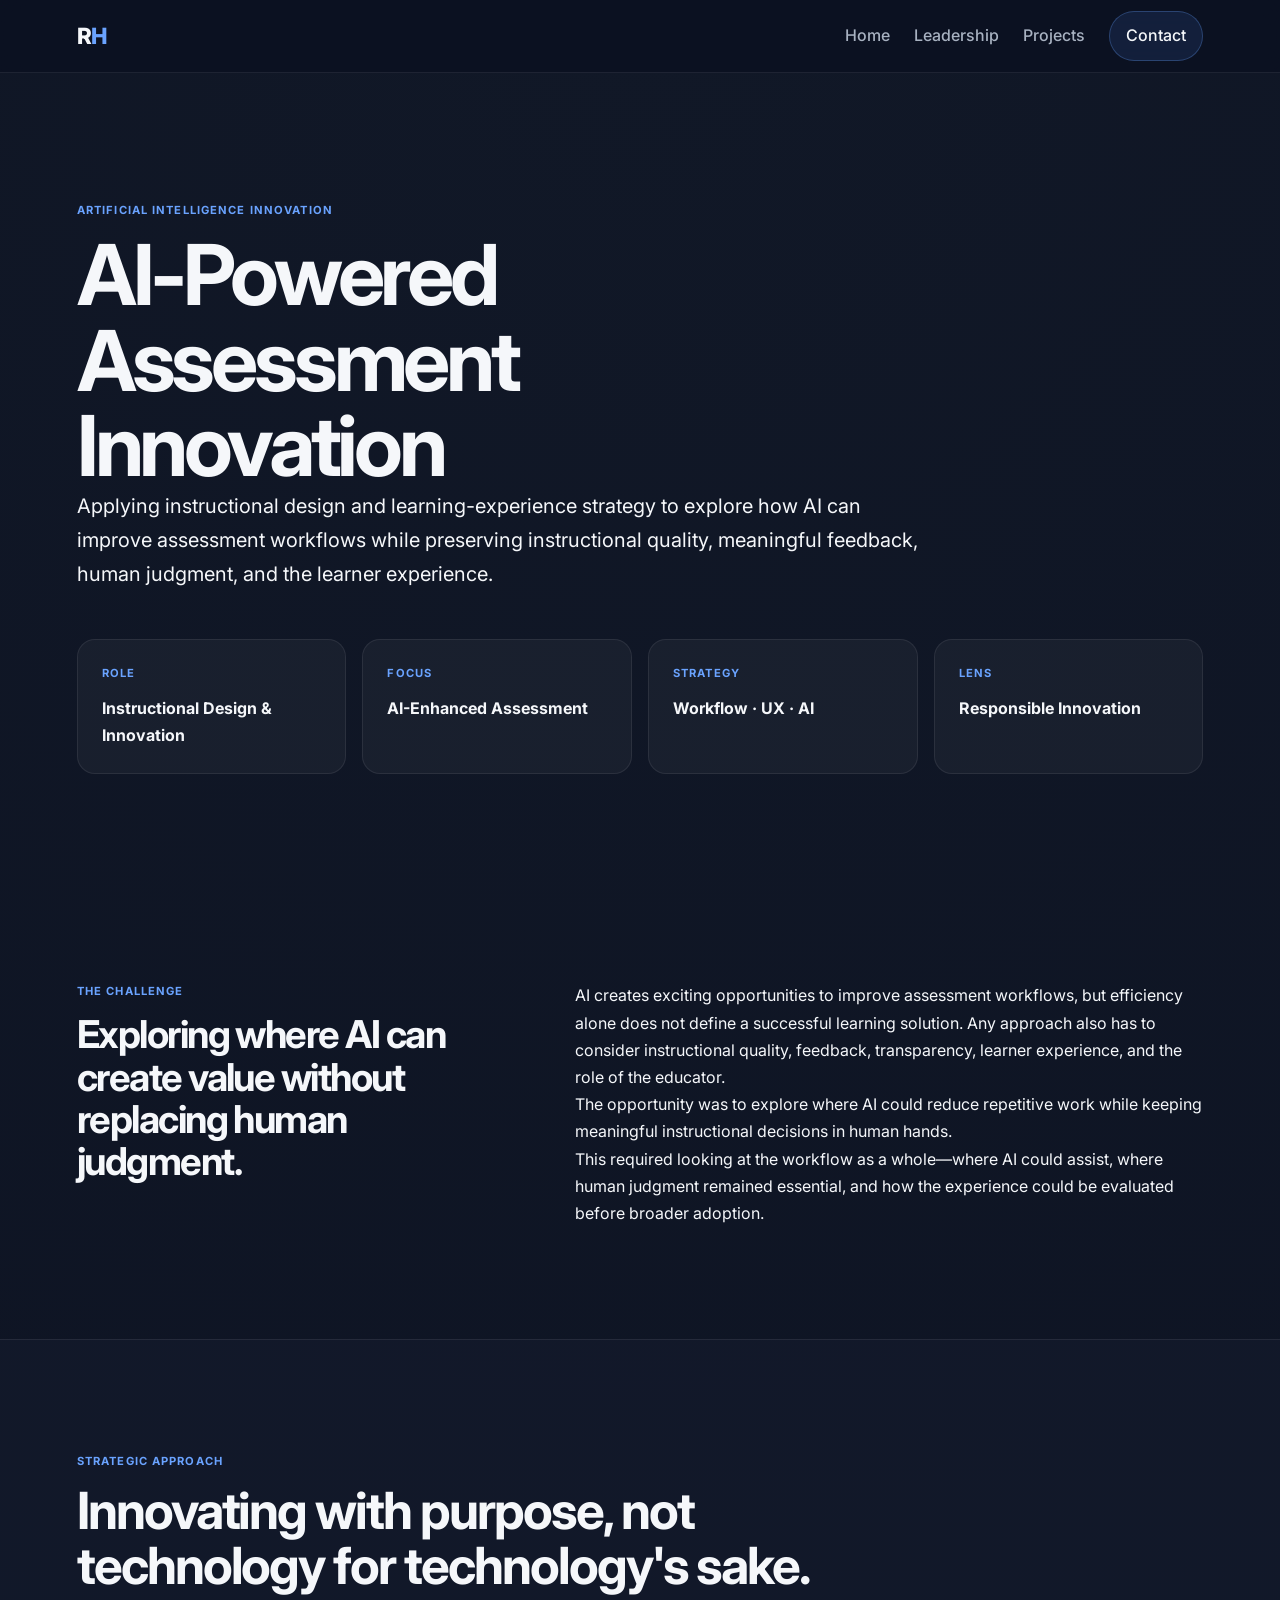
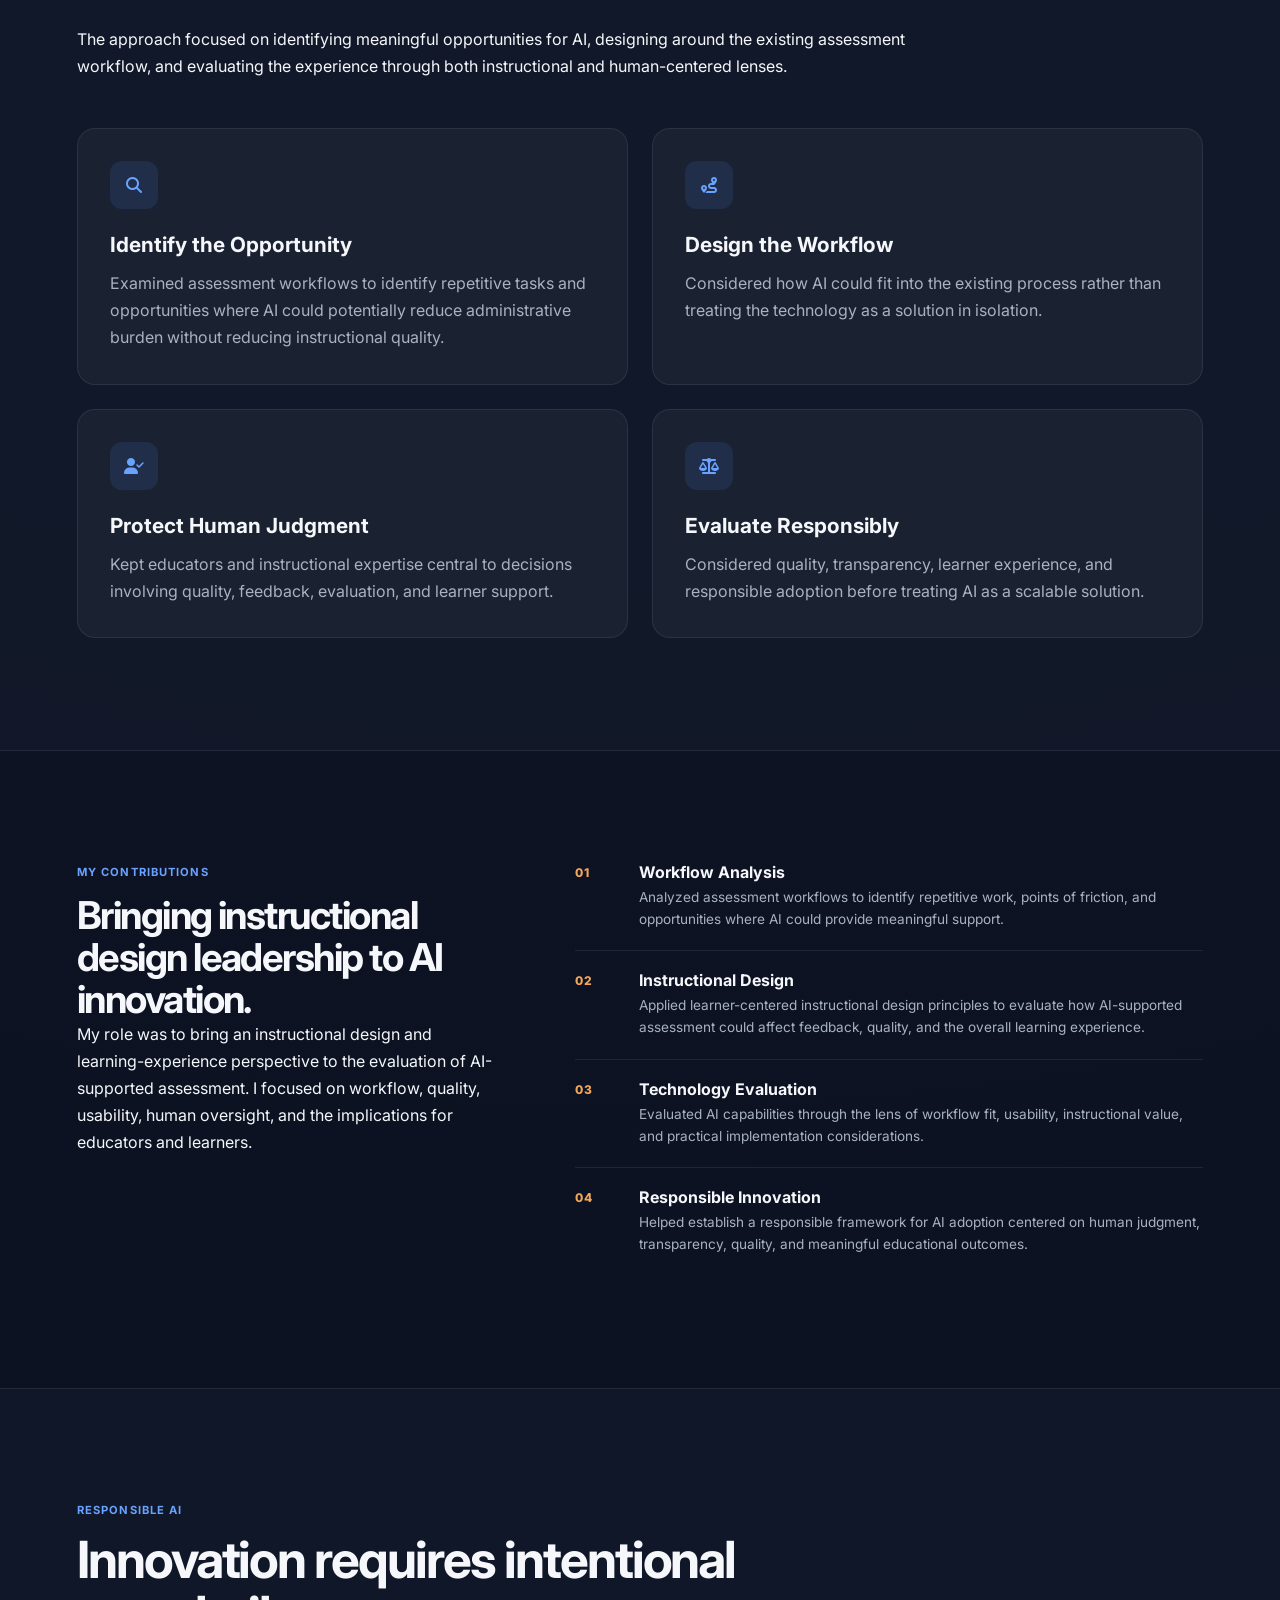
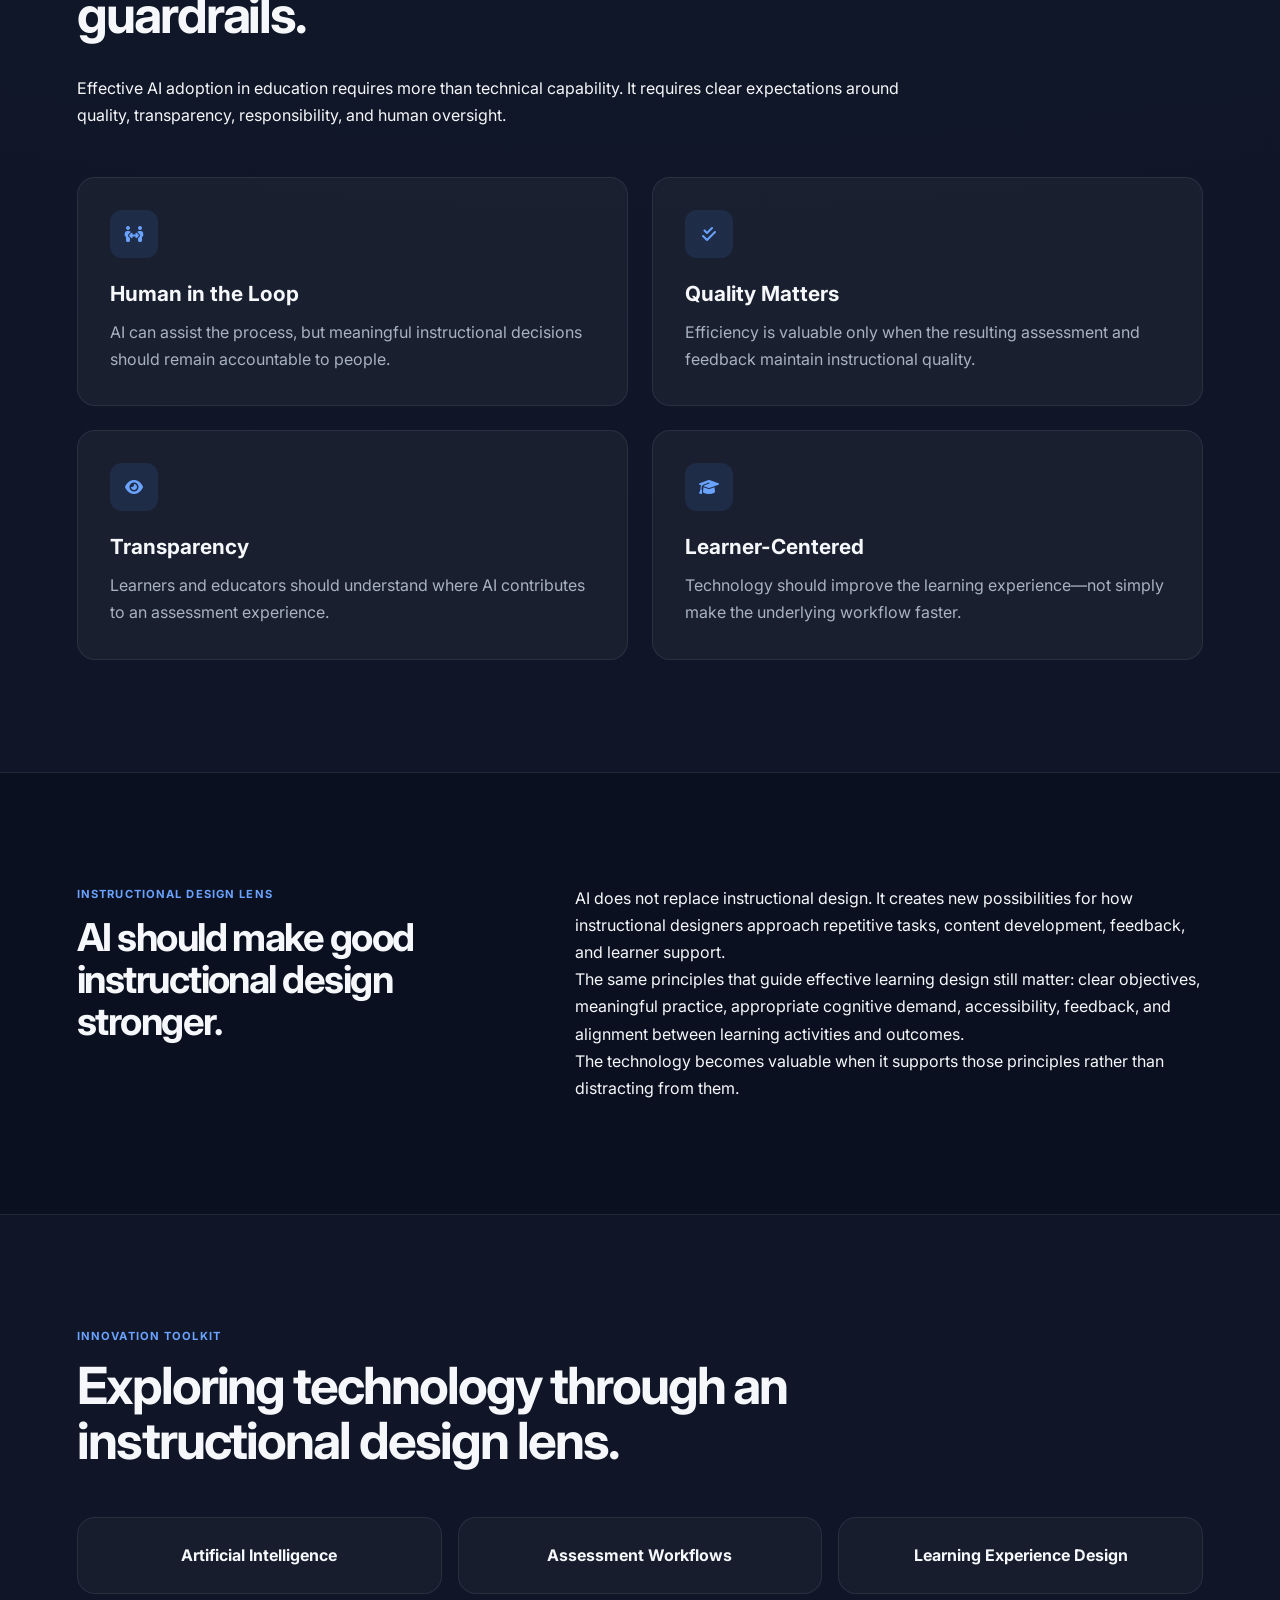
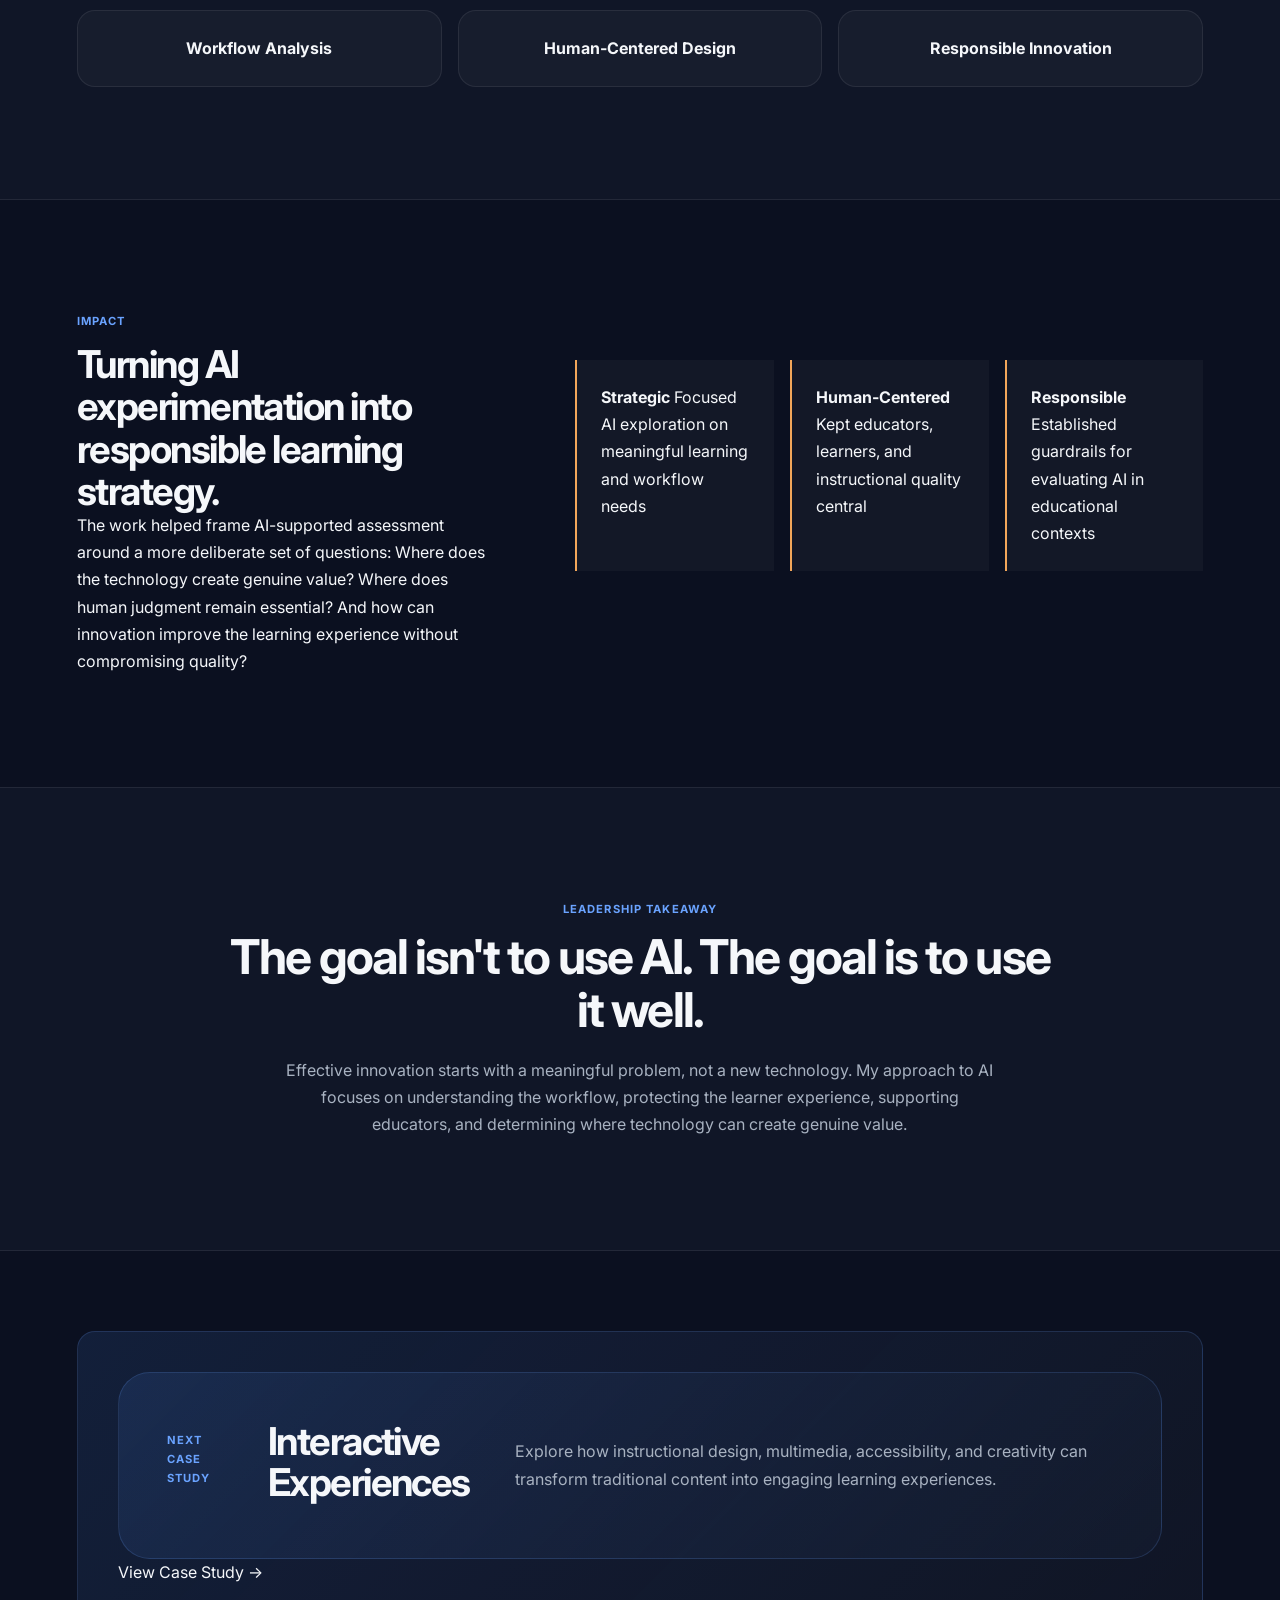
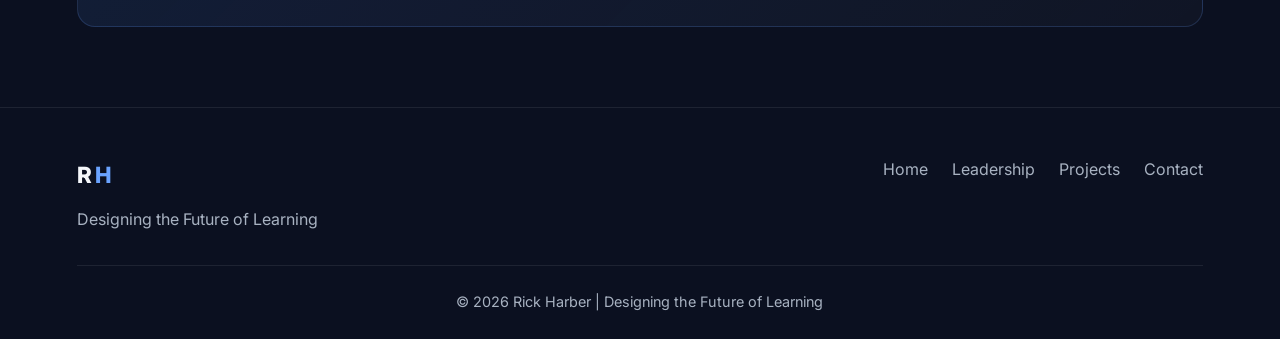
<file: case-study-ai.html>
<!DOCTYPE html>
<html lang="en">

<head>
    <meta charset="UTF-8" />
    <meta name="viewport" content="width=device-width, initial-scale=1.0" />

    <title>AI-Powered Assessment Innovation | Rick Harber</title>

    <meta
        name="description"
        content="Case study exploring Rick Harber's work in AI-powered assessment innovation, instructional design, workflow strategy, responsible AI adoption, and learning technology."
    />

    <link rel="preconnect" href="https://fonts.googleapis.com" />
    <link rel="preconnect" href="https://fonts.gstatic.com" crossorigin />

    <link
        href="https://fonts.googleapis.com/css2?family=Inter:wght@300;400;500;600;700;800&display=swap"
        rel="stylesheet"
    />

    <link
        rel="stylesheet"
        href="https://cdnjs.cloudflare.com/ajax/libs/font-awesome/6.5.2/css/all.min.css"
    />

    <link rel="stylesheet" href="css/styles.css" />
    <link rel="stylesheet" href="css/responsive.css" />
</head>

<body>


    <!-- =========================================================
         NAVIGATION
    ========================================================== -->

    <header class="site-header">

        <div class="container nav-container">

            <a href="index.html" class="logo">
                <span class="logo-r">R</span><span class="logo-h">H</span>
            </a>

            <nav class="main-nav" aria-label="Primary navigation">

                <a href="index.html">
                    Home
                </a>

                <a href="leadership.html">
                    Leadership
                </a>

                <a href="projects.html" class="active">
                    Projects
                </a>

                <a href="contact.html" class="nav-cta">
                    Contact
                </a>

            </nav>

        </div>

    </header>


    <main>


        <!-- =====================================================
             HERO
        ====================================================== -->

        <section class="case-study-hero">

            <div class="container">

                <div class="case-study-content">

               <span class="case-study-label">
    Artificial Intelligence Innovation
</span>

<h1>
    AI-Powered Assessment
    <br />
    Innovation
</h1>

<p class="lead">
    Applying instructional design and learning-experience strategy to
    explore how AI can improve assessment workflows while preserving
    instructional quality, meaningful feedback, human judgment, and
    the learner experience.
</p>

                </div>


                <div class="case-study-overview-grid">

        <div class="case-study-overview-item">
    <span class="case-study-label">Role</span>
    <strong>Instructional Design &amp; Innovation</strong>
</div>

<div class="case-study-overview-item">
    <span class="case-study-label">Focus</span>
    <strong>AI-Enhanced Assessment</strong>
</div>

<div class="case-study-overview-item">
    <span class="case-study-label">Strategy</span>
    <strong>Workflow · UX · AI</strong>
</div>

<div class="case-study-overview-item">
    <span class="case-study-label">Lens</span>
    <strong>Responsible Innovation</strong>
</div>

                </div>

            </div>

        </section>


        <!-- =====================================================
             THE CHALLENGE
        ====================================================== -->

        <section class="case-study-section">

            <div class="container">

                <div class="case-study-split">

                    <div>

                        <span class="case-study-label">
                            The Challenge
                        </span>

                        <h2>
                            Exploring where AI can create
                            value without replacing human judgment.
                        </h2>

                    </div>


                    <div>

                        <p>
    AI creates exciting opportunities to improve assessment workflows,
    but efficiency alone does not define a successful learning solution.
    Any approach also has to consider instructional quality, feedback,
    transparency, learner experience, and the role of the educator.
</p>

<p>
    The opportunity was to explore where AI could reduce repetitive
    work while keeping meaningful instructional decisions in human hands.
</p>

<p>
    This required looking at the workflow as a whole—where AI could
    assist, where human judgment remained essential, and how the
    experience could be evaluated before broader adoption.
</p>

                    </div>

                </div>

            </div>

        </section>


        <!-- =====================================================
             STRATEGIC APPROACH
        ====================================================== -->

        <section class="case-study-section case-study-dark">

            <div class="container">

                <div class="case-study-content">

                   <span class="case-study-label">
    Strategic Approach
</span>

<h2>
    Innovating with purpose,
    not technology for technology's sake.
</h2>

<p>
    The approach focused on identifying meaningful opportunities for AI,
    designing around the existing assessment workflow, and evaluating
    the experience through both instructional and human-centered lenses.
</p>

                </div>


                <div class="case-study-card-grid">


                    <article class="case-study-card">

                        <div class="case-study-icon">
                            <i class="fa-solid fa-magnifying-glass"></i>
                        </div>

                        <h3>
                            Identify the Opportunity
                        </h3>

                        <p>
                            Examined assessment workflows to identify
                            repetitive tasks and opportunities where AI
                            could potentially reduce administrative burden
                            without reducing instructional quality.
                        </p>

                    </article>


                    <article class="case-study-card">

                        <div class="case-study-icon">
                            <i class="fa-solid fa-route"></i>
                        </div>

                        <h3>
    Design the Workflow
</h3>

<p>
    Considered how AI could fit into the existing process rather than
    treating the technology as a solution in isolation.
</p>

                    </article>


                    <article class="case-study-card">

                        <div class="case-study-icon">
                            <i class="fa-solid fa-user-check"></i>
                        </div>

                        <h3>
    Protect Human Judgment
</h3>

<p>
    Kept educators and instructional expertise central to decisions
    involving quality, feedback, evaluation, and learner support.
</p>

                    </article>


                    <article class="case-study-card">

                        <div class="case-study-icon">
                            <i class="fa-solid fa-scale-balanced"></i>
                        </div>

                        <h3>
    Evaluate Responsibly
</h3>

<p>
    Considered quality, transparency, learner experience, and
    responsible adoption before treating AI as a scalable solution.
</p>

                    </article>

                </div>

            </div>

        </section>


        <!-- =====================================================
             MY CONTRIBUTIONS
        ====================================================== -->

        <section class="case-study-section">

            <div class="container">

                <div class="case-study-split">

                    <div>

                       <span class="case-study-label">
    My Contributions
</span>

<h2>
    Bringing instructional design
    leadership to AI innovation.
</h2>

<p>
    My role was to bring an instructional design and learning-experience
    perspective to the evaluation of AI-supported assessment. I focused
    on workflow, quality, usability, human oversight, and the implications
    for educators and learners.
</p>

                    </div>


                    <div class="contribution-list">


                        <div class="contribution-item">

                            <span>
                                01
                            </span>

                            <div>

                                <h3>
    Workflow Analysis
</h3>

<p>
    Analyzed assessment workflows to identify repetitive work, points of
    friction, and opportunities where AI could provide meaningful support.
</p>

                            </div>

                        </div>


                        <div class="contribution-item">

                            <span>
                                02
                            </span>

                            <div>

                                <h3>
    Instructional Design
</h3>

<p>
    Applied learner-centered instructional design principles to evaluate
    how AI-supported assessment could affect feedback, quality, and the
    overall learning experience.
</p>

                            </div>

                        </div>


                        <div class="contribution-item">

                            <span>
                                03
                            </span>

                            <div>

                                <h3>
    Technology Evaluation
</h3>

<p>
    Evaluated AI capabilities through the lens of workflow fit, usability,
    instructional value, and practical implementation considerations.
</p>

                            </div>

                        </div>


                        <div class="contribution-item">

                            <span>
                                04
                            </span>

                            <div>

                                <h3>
    Responsible Innovation
</h3>

<p>
    Helped establish a responsible framework for AI adoption centered on
    human judgment, transparency, quality, and meaningful educational outcomes.
</p>

                            </div>

                        </div>


                    </div>

                </div>

            </div>

        </section>


        <!-- =====================================================
             RESPONSIBLE AI
        ====================================================== -->

        <section class="case-study-section case-study-dark">

            <div class="container">

                <div class="case-study-content">

                    <span class="case-study-label">
                        Responsible AI
                    </span>

                    <h2>
                        Innovation requires
                        intentional guardrails.
                    </h2>

                    <p>
                        Effective AI adoption in education requires more
                        than technical capability. It requires clear
                        expectations around quality, transparency,
                        responsibility, and human oversight.
                    </p>

                </div>


                <div class="case-study-card-grid">


                    <article class="case-study-card">

                        <div class="case-study-icon">
                            <i class="fa-solid fa-people-arrows"></i>
                        </div>

                        <h3>
    Human in the Loop
</h3>

<p>
    AI can assist the process, but meaningful instructional decisions
    should remain accountable to people.
</p>

                    </article>


                    <article class="case-study-card">

                        <div class="case-study-icon">
                            <i class="fa-solid fa-check-double"></i>
                        </div>

                        <h3>
    Quality Matters
</h3>

<p>
    Efficiency is valuable only when the resulting assessment and
    feedback maintain instructional quality.
</p>

                    </article>


                    <article class="case-study-card">

                        <div class="case-study-icon">
                            <i class="fa-solid fa-eye"></i>
                        </div>

                        <h3>
    Transparency
</h3>

<p>
    Learners and educators should understand where AI contributes
    to an assessment experience.
</p>

                    </article>


                    <article class="case-study-card">

                        <div class="case-study-icon">
                            <i class="fa-solid fa-graduation-cap"></i>
                        </div>

                        <h3>
    Learner-Centered
</h3>

<p>
    Technology should improve the learning experience—not simply
    make the underlying workflow faster.
</p>

                    </article>

                </div>

            </div>

        </section>


        <!-- =====================================================
             INSTRUCTIONAL DESIGN
        ====================================================== -->

        <section class="case-study-section">

            <div class="container">

                <div class="case-study-split">

                    <div>

                        <span class="case-study-label">
                            Instructional Design Lens
                        </span>

                        <h2>
                            AI should make good
                            instructional design stronger.
                        </h2>

                    </div>


                    <div>

                        <p>
                            AI does not replace instructional design.
                            It creates new possibilities for how instructional
                            designers approach repetitive tasks, content
                            development, feedback, and learner support.
                        </p>

                        <p>
                            The same principles that guide effective learning
                            design still matter: clear objectives, meaningful
                            practice, appropriate cognitive demand,
                            accessibility, feedback, and alignment between
                            learning activities and outcomes.
                        </p>

                        <p>
                            The technology becomes valuable when it supports
                            those principles rather than distracting from them.
                        </p>

                    </div>

                </div>

            </div>

        </section>


        <!-- =====================================================
             TECHNOLOGY & CAPABILITIES
        ====================================================== -->

        <section class="case-study-section case-study-dark">

            <div class="container">

                <div class="case-study-content">

                    <span class="case-study-label">
                        Innovation Toolkit
                    </span>

                    <h2>
                        Exploring technology through
                        an instructional design lens.
                    </h2>

                </div>


                <div class="technology-grid">

                    <div class="technology-item">
                        Artificial Intelligence
                    </div>

                    <div class="technology-item">
                        Assessment Workflows
                    </div>

                    <div class="technology-item">
                        Learning Experience Design
                    </div>

                    <div class="technology-item">
                        Workflow Analysis
                    </div>

                    <div class="technology-item">
                        Human-Centered Design
                    </div>

                    <div class="technology-item">
                        Responsible Innovation
                    </div>

                </div>

            </div>

        </section>


        <!-- =====================================================
             IMPACT
        ====================================================== -->

        <section class="case-study-section">

            <div class="container">

                <div class="case-study-split impact-section">

                    <div>

                        <span class="case-study-label">
    Impact
</span>

<h2>
    Turning AI experimentation
    into responsible learning strategy.
</h2>

<p>
    The work helped frame AI-supported assessment around a more deliberate
    set of questions: Where does the technology create genuine value?
    Where does human judgment remain essential? And how can innovation
    improve the learning experience without compromising quality?
</p>

                    </div>


                    <div class="impact-grid">


                        <div class="impact-item">
    <strong>Strategic</strong>
    <span>Focused AI exploration on meaningful learning and workflow needs</span>
</div>

<div class="impact-item">
    <strong>Human-Centered</strong>
    <span>Kept educators, learners, and instructional quality central</span>
</div>

<div class="impact-item">
    <strong>Responsible</strong>
    <span>Established guardrails for evaluating AI in educational contexts</span>
</div>


                    </div>

                </div>

            </div>

        </section>


        <!-- =====================================================
             LEADERSHIP TAKEAWAY
        ====================================================== -->

        <section class="case-study-section case-study-dark">

            <div class="container">

                <div class="case-study-leadership-content">

                    <span class="case-study-label">
                        Leadership Takeaway
                    </span>

                    <h2>
                        The goal isn't to use AI.
                        The goal is to use it well.
                    </h2>

                    <p>
                        Effective innovation starts with a meaningful problem,
                        not a new technology. My approach to AI focuses on
                        understanding the workflow, protecting the learner
                        experience, supporting educators, and determining
                        where technology can create genuine value.
                    </p>

                </div>

            </div>

        </section>


        <!-- =====================================================
             NEXT CASE STUDY
        ====================================================== -->

        <section class="case-study-next">

            <div class="container">

                <a
                    href="case-study-recipe.html"
                    class="case-study-next-card"
                >

                    <div class="case-study-next-content">

                        <span class="case-study-label">
                            Next Case Study
                        </span>

                        <h2>
                            Interactive Experiences
                        </h2>

                        <p>
                            Explore how instructional design, multimedia,
                            accessibility, and creativity can transform
                            traditional content into engaging learning
                            experiences.
                        </p>

                    </div>


                    <span>
                        View Case Study →
                    </span>

                </a>

            </div>

        </section>

    </main>


    <!-- =========================================================
         FOOTER
    ========================================================== -->

    <footer class="site-footer">

        <div class="container">

            <div class="footer-content">

                <div>

                    <div class="footer-logo">

                        <span class="logo-r">R</span>
                        <span class="logo-h">H</span>

                    </div>

                    <p>
                        Designing the Future of Learning
                    </p>

                </div>


                <div class="footer-links">

                    <a href="index.html">
                        Home
                    </a>

                    <a href="leadership.html">
                        Leadership
                    </a>

                    <a href="projects.html">
                        Projects
                    </a>

                    <a href="contact.html">
                        Contact
                    </a>

                </div>

            </div>


            <div class="footer-bottom">

                <p>
                    © 2026 Rick Harber | Designing the Future of Learning
                </p>

            </div>

        </div>

    </footer>


</body>

</html>
</file>
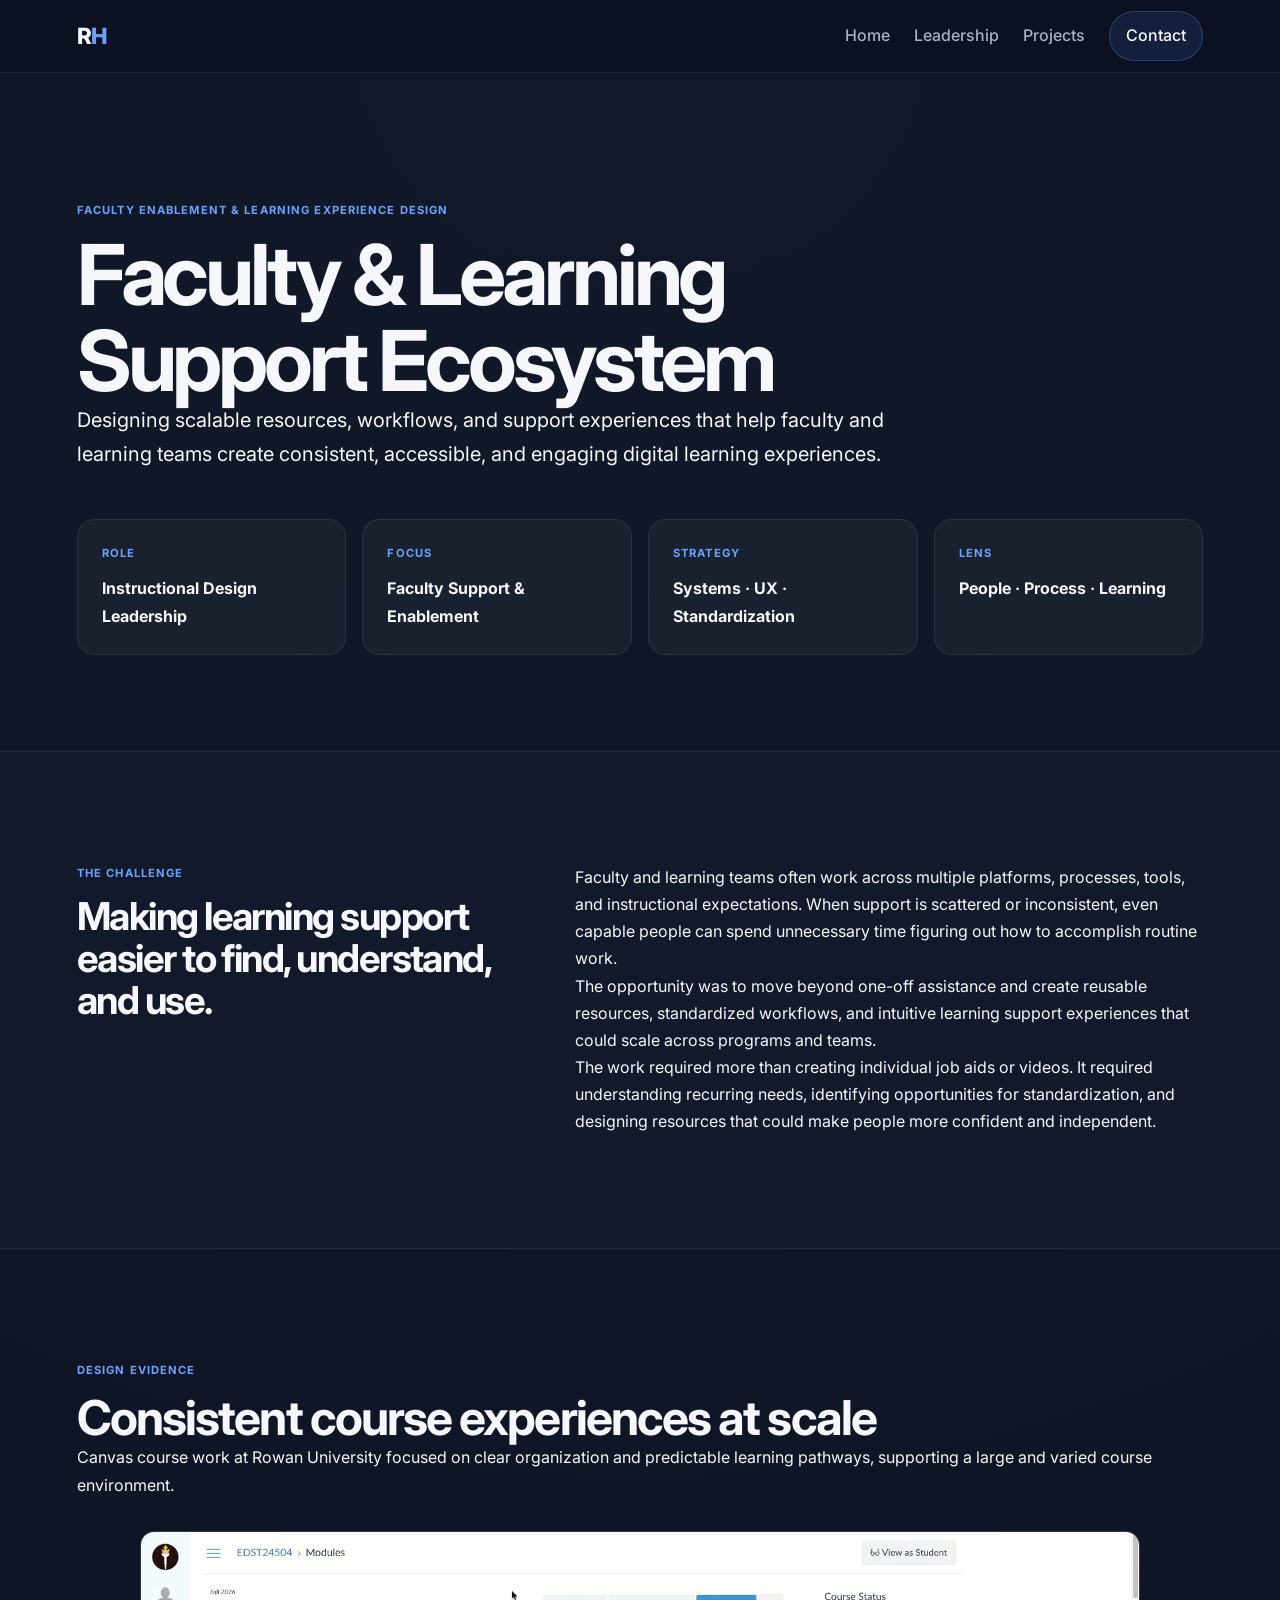
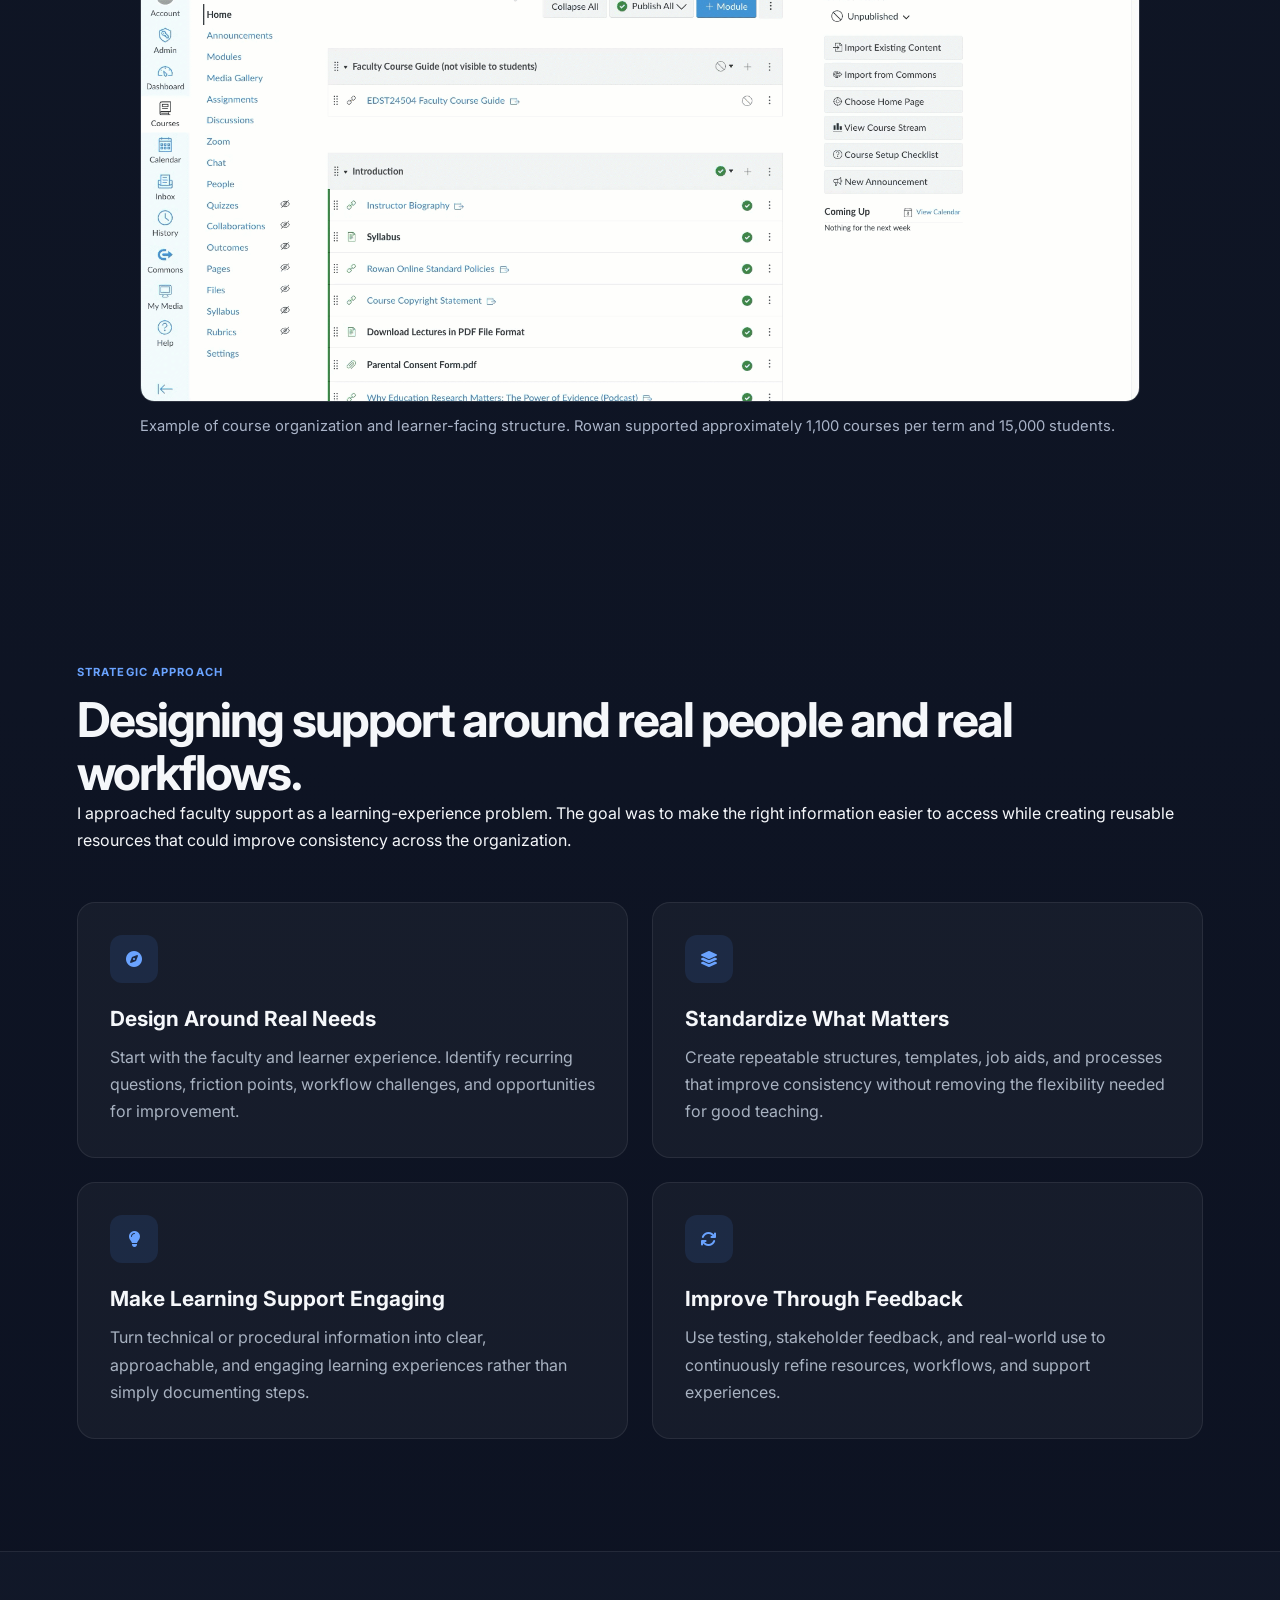
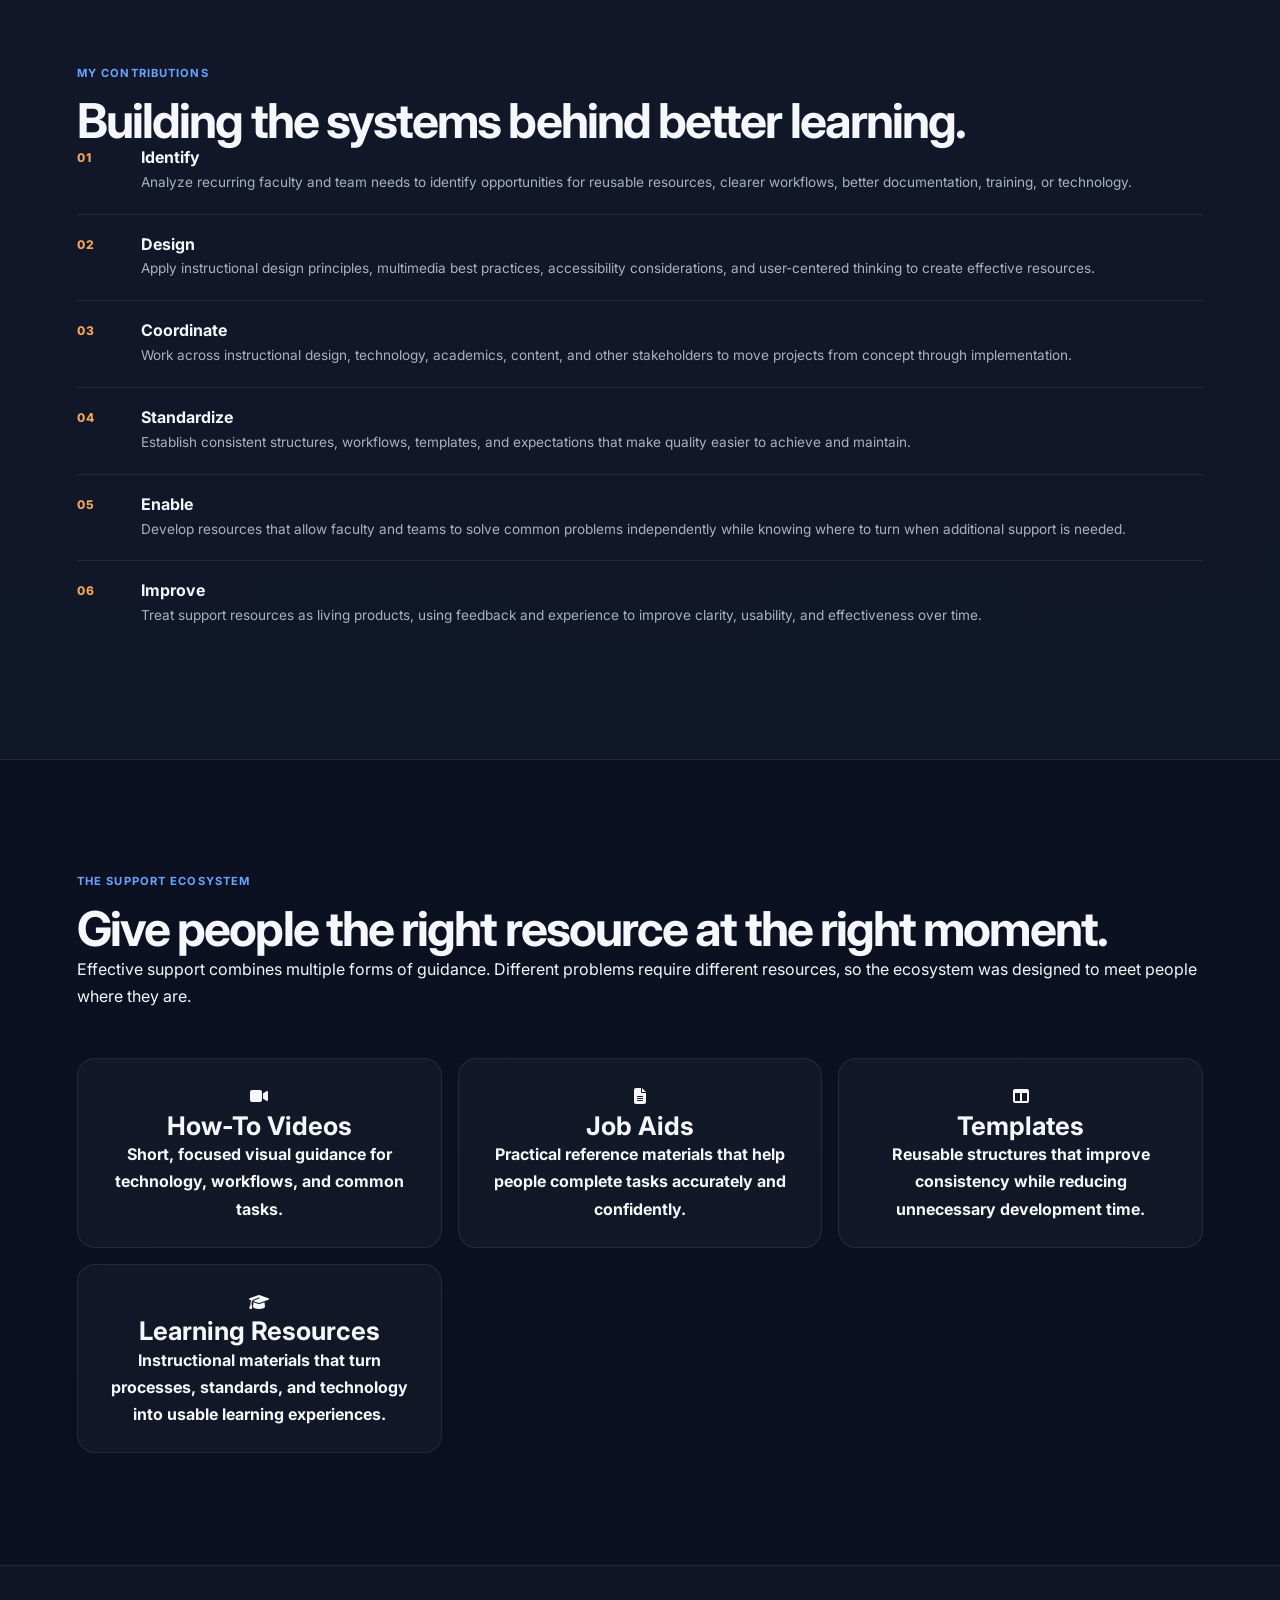
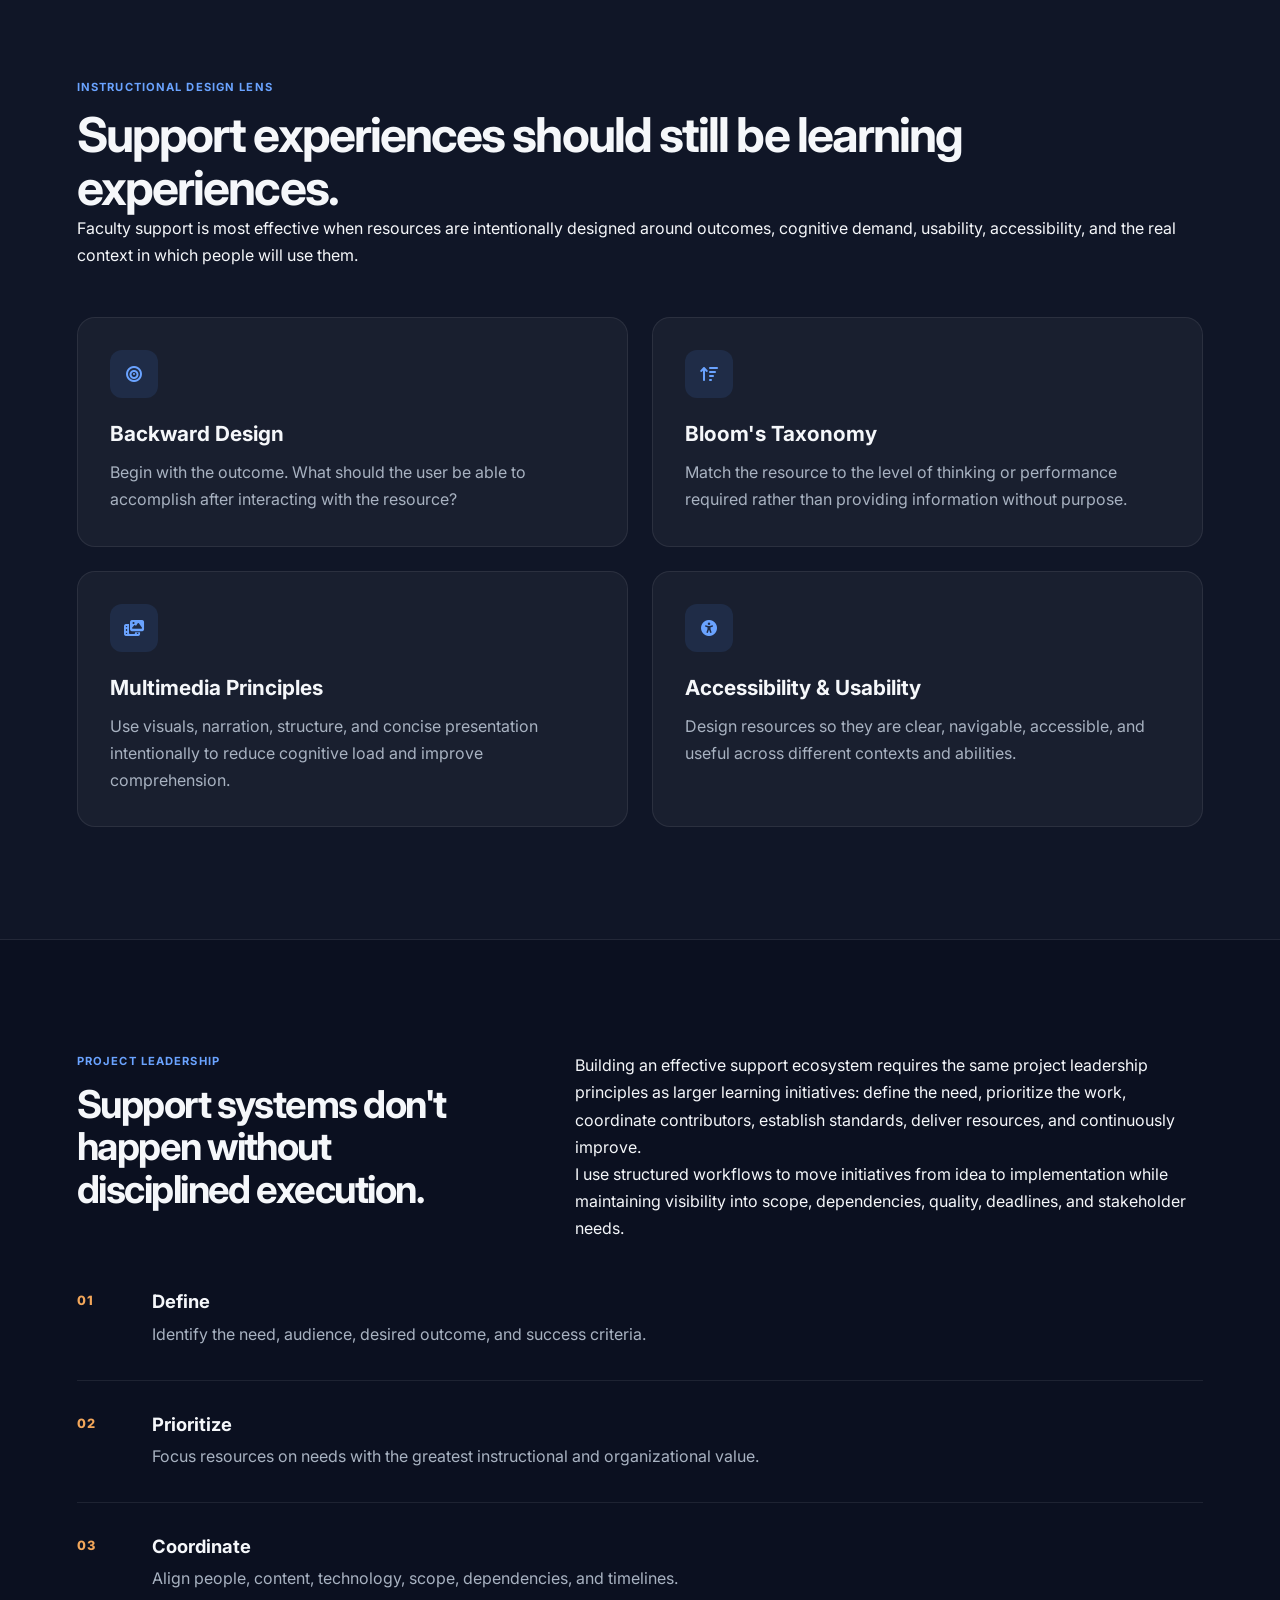
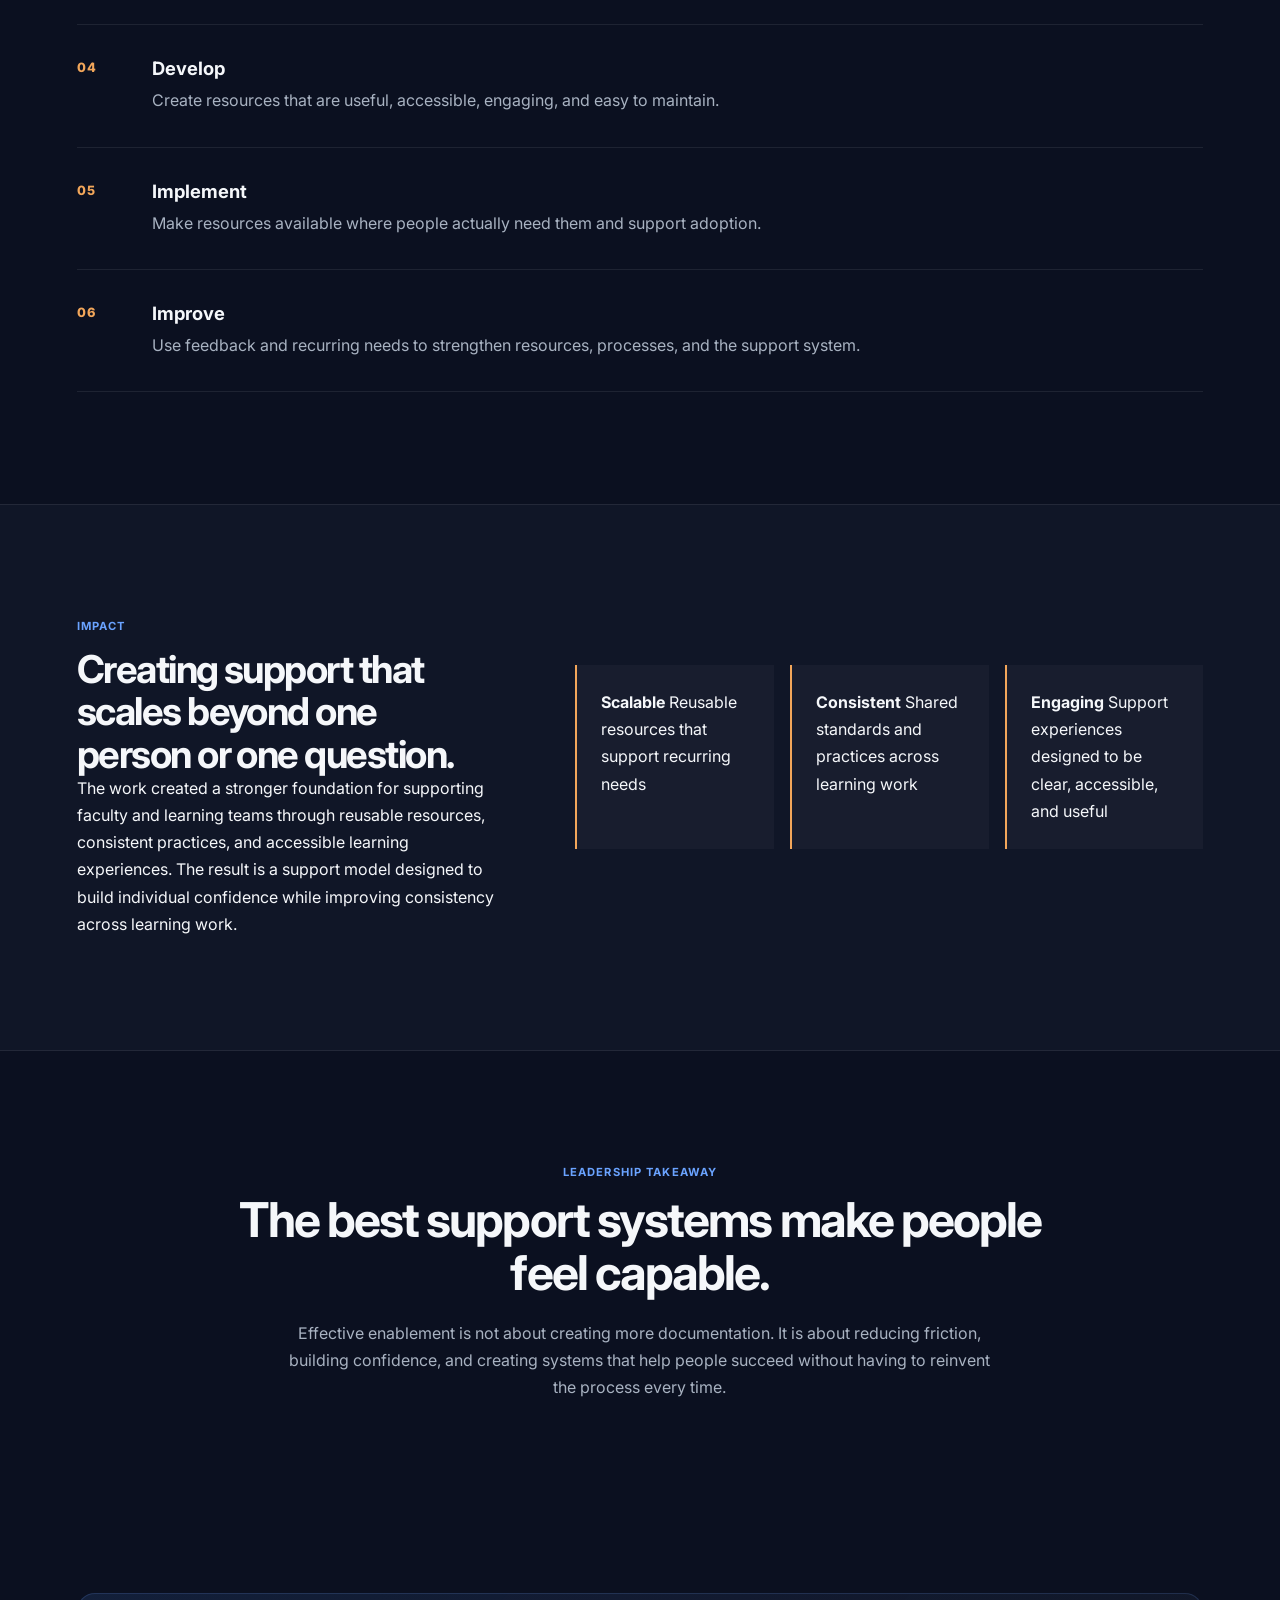
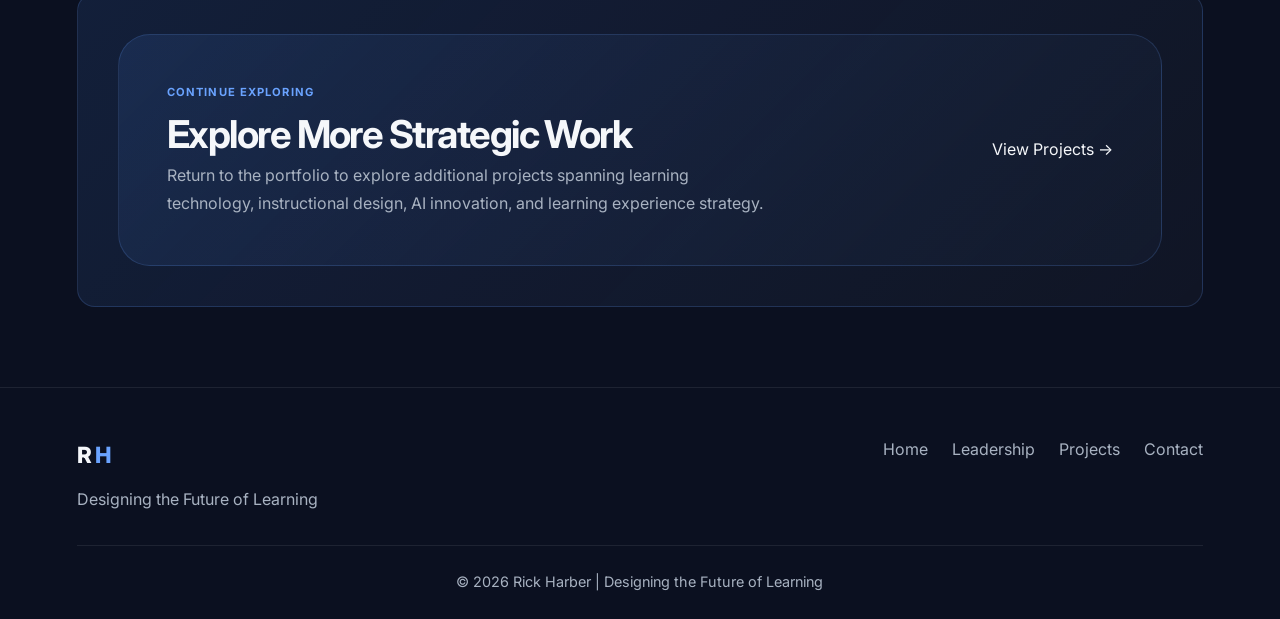
<file: case-study-faculty-support.html>
<!DOCTYPE html>
<html lang="en">
<head>
    <meta charset="UTF-8" />
    <meta name="viewport" content="width=device-width, initial-scale=1.0" />

    <title>Faculty &amp; Learning Support Ecosystem | Rick Harber</title>

    <meta
        name="description"
        content="Case study exploring Rick Harber's approach to faculty enablement, instructional design, learning support, standardization, project management, and scalable learning experiences."
    />

    <link rel="preconnect" href="https://fonts.googleapis.com" />
    <link rel="preconnect" href="https://fonts.gstatic.com" crossorigin />

    <link
        href="https://fonts.googleapis.com/css2?family=Inter:wght@300;400;500;600;700;800&amp;display=swap"
        rel="stylesheet"
    />

    <link
        rel="stylesheet"
        href="https://cdnjs.cloudflare.com/ajax/libs/font-awesome/6.5.2/css/all.min.css"
    />

    <link rel="stylesheet" href="css/styles.css" />
    <link rel="stylesheet" href="css/responsive.css" />
</head>

<body>

    <!-- =========================================================
         NAVIGATION
    ========================================================== -->

    <header class="site-header">

        <div class="container nav-container">

            <a href="index.html" class="logo" aria-label="Rick Harber home">
                <span class="logo-r">R</span><span class="logo-h">H</span>
            </a>

            <nav class="main-nav" aria-label="Primary navigation">

                <a href="index.html">Home</a>

                <a href="leadership.html">Leadership</a>

                <a href="projects.html" class="active">Projects</a>

                <a href="contact.html" class="nav-cta">Contact</a>

            </nav>

        </div>

    </header>


    <main>

        <!-- =====================================================
             HERO
        ====================================================== -->

        <section class="case-study-hero">

            <div class="container">

                <div class="case-study-content">

                    <span class="case-study-label">
                        Faculty Enablement &amp; Learning Experience Design
                    </span>

                    <h1>
                        Faculty &amp; Learning Support Ecosystem
                    </h1>

                    <p class="lead">
                        Designing scalable resources, workflows, and support
                        experiences that help faculty and learning teams create
                        consistent, accessible, and engaging digital learning
                        experiences.
                    </p>

                </div>

                <div class="case-study-overview-grid">

                    <div class="case-study-overview-item">
                        <span class="case-study-label">Role</span>
                        <strong>Instructional Design Leadership</strong>
                    </div>

                    <div class="case-study-overview-item">
                        <span class="case-study-label">Focus</span>
                        <strong>Faculty Support &amp; Enablement</strong>
                    </div>

                    <div class="case-study-overview-item">
                        <span class="case-study-label">Strategy</span>
                        <strong>Systems · UX · Standardization</strong>
                    </div>

                    <div class="case-study-overview-item">
                        <span class="case-study-label">Lens</span>
                        <strong>People · Process · Learning</strong>
                    </div>

                </div>

            </div>

        </section>


        <!-- =====================================================
             THE CHALLENGE
        ====================================================== -->

        <section class="case-study-section case-study-dark">

            <div class="container">

                <div class="case-study-split">

                    <div>
                        <span class="case-study-label">
                            The Challenge
                        </span>

                        <h2>
                            Making learning support easier
                            to find, understand, and use.
                        </h2>
                    </div>

                    <div>

                        <p>
                            Faculty and learning teams often work across
                            multiple platforms, processes, tools, and
                            instructional expectations. When support is
                            scattered or inconsistent, even capable people
                            can spend unnecessary time figuring out how to
                            accomplish routine work.
                        </p>

                        <p>
                            The opportunity was to move beyond one-off
                            assistance and create reusable resources,
                            standardized workflows, and intuitive learning
                            support experiences that could scale across
                            programs and teams.
                        </p>

                        <p>
                            The work required more than creating individual
                            job aids or videos. It required understanding
                            recurring needs, identifying opportunities for
                            standardization, and designing resources that
                            could make people more confident and independent.
                        </p>

                    </div>

                </div>

            </div>

        </section>


        <section class="case-study-section">
            <div class="container">
                <div class="case-study-section-heading">
                    <span class="case-study-label">Design Evidence</span>
                    <h2>Consistent course experiences at scale</h2>
                    <p>Canvas course work at Rowan University focused on clear organization and predictable learning pathways, supporting a large and varied course environment.</p>
                </div>
                <figure style="margin:2rem 0 0;">
                    <img src="assets/evidence/Rowan.gif" alt="Canvas course environment showing organized learning content" loading="lazy" style="display:block;width:100%;max-width:1000px;height:auto;margin:0 auto;border-radius:14px;border:1px solid rgba(255,255,255,.14);" />
                    <figcaption style="max-width:1000px;margin:.75rem auto 0;color:var(--text-muted,#aab4c8);font-size:.92rem;">Example of course organization and learner-facing structure. Rowan supported approximately 1,100 courses per term and 15,000 students.</figcaption>
                </figure>
            </div>
        </section>


        <!-- =====================================================
             STRATEGIC APPROACH
        ====================================================== -->

        <section class="case-study-section">

            <div class="container">

                <div class="case-study-section-heading">

                    <span class="case-study-label">
                        Strategic Approach
                    </span>

                    <h2>
                        Designing support around
                        real people and real workflows.
                    </h2>

                    <p>
                        I approached faculty support as a learning-experience
                        problem. The goal was to make the right information
                        easier to access while creating reusable resources
                        that could improve consistency across the organization.
                    </p>

                </div>

                <div class="case-study-card-grid">

                    <article class="case-study-card">
                        <div class="case-study-icon">
                            <i class="fa-solid fa-compass"></i>
                        </div>
                        <h3>Design Around Real Needs</h3>
                        <p>
                            Start with the faculty and learner experience.
                            Identify recurring questions, friction points,
                            workflow challenges, and opportunities for
                            improvement.
                        </p>
                    </article>

                    <article class="case-study-card">
                        <div class="case-study-icon">
                            <i class="fa-solid fa-layer-group"></i>
                        </div>
                        <h3>Standardize What Matters</h3>
                        <p>
                            Create repeatable structures, templates, job aids,
                            and processes that improve consistency without
                            removing the flexibility needed for good teaching.
                        </p>
                    </article>

                    <article class="case-study-card">
                        <div class="case-study-icon">
                            <i class="fa-solid fa-lightbulb"></i>
                        </div>
                        <h3>Make Learning Support Engaging</h3>
                        <p>
                            Turn technical or procedural information into
                            clear, approachable, and engaging learning
                            experiences rather than simply documenting steps.
                        </p>
                    </article>

                    <article class="case-study-card">
                        <div class="case-study-icon">
                            <i class="fa-solid fa-arrows-rotate"></i>
                        </div>
                        <h3>Improve Through Feedback</h3>
                        <p>
                            Use testing, stakeholder feedback, and real-world
                            use to continuously refine resources, workflows,
                            and support experiences.
                        </p>
                    </article>

                </div>

            </div>

        </section>


        <!-- =====================================================
             MY CONTRIBUTIONS
        ====================================================== -->

        <section class="case-study-section case-study-dark">

            <div class="container">

                <div class="case-study-section-heading">

                    <span class="case-study-label">
                        My Contributions
                    </span>

                    <h2>
                        Building the systems
                        behind better learning.
                    </h2>

                </div>

                <div class="contribution-list">

                    <div class="contribution-item">
                        <span>01</span>
                        <div>
                            <h3>Identify</h3>
                            <p>
                                Analyze recurring faculty and team needs to
                                identify opportunities for reusable resources,
                                clearer workflows, better documentation,
                                training, or technology.
                            </p>
                        </div>
                    </div>

                    <div class="contribution-item">
                        <span>02</span>
                        <div>
                            <h3>Design</h3>
                            <p>
                                Apply instructional design principles,
                                multimedia best practices, accessibility
                                considerations, and user-centered thinking
                                to create effective resources.
                            </p>
                        </div>
                    </div>

                    <div class="contribution-item">
                        <span>03</span>
                        <div>
                            <h3>Coordinate</h3>
                            <p>
                                Work across instructional design, technology,
                                academics, content, and other stakeholders
                                to move projects from concept through
                                implementation.
                            </p>
                        </div>
                    </div>

                    <div class="contribution-item">
                        <span>04</span>
                        <div>
                            <h3>Standardize</h3>
                            <p>
                                Establish consistent structures, workflows,
                                templates, and expectations that make quality
                                easier to achieve and maintain.
                            </p>
                        </div>
                    </div>

                    <div class="contribution-item">
                        <span>05</span>
                        <div>
                            <h3>Enable</h3>
                            <p>
                                Develop resources that allow faculty and teams
                                to solve common problems independently while
                                knowing where to turn when additional support
                                is needed.
                            </p>
                        </div>
                    </div>

                    <div class="contribution-item">
                        <span>06</span>
                        <div>
                            <h3>Improve</h3>
                            <p>
                                Treat support resources as living products,
                                using feedback and experience to improve
                                clarity, usability, and effectiveness over
                                time.
                            </p>
                        </div>
                    </div>

                </div>

            </div>

        </section>


        <!-- =====================================================
             SUPPORT ECOSYSTEM
        ====================================================== -->

        <section class="case-study-section">

            <div class="container">

                <div class="case-study-section-heading">

                    <span class="case-study-label">
                        The Support Ecosystem
                    </span>

                    <h2>
                        Give people the right resource
                        at the right moment.
                    </h2>

                    <p>
                        Effective support combines multiple forms of guidance.
                        Different problems require different resources, so the
                        ecosystem was designed to meet people where they are.
                    </p>

                </div>

                <div class="technology-grid">

                    <div class="technology-item">
                        <i class="fa-solid fa-video"></i>
                        <h3>How-To Videos</h3>
                        <p>
                            Short, focused visual guidance for technology,
                            workflows, and common tasks.
                        </p>
                    </div>

                    <div class="technology-item">
                        <i class="fa-solid fa-file-lines"></i>
                        <h3>Job Aids</h3>
                        <p>
                            Practical reference materials that help people
                            complete tasks accurately and confidently.
                        </p>
                    </div>

                    <div class="technology-item">
                        <i class="fa-solid fa-table-columns"></i>
                        <h3>Templates</h3>
                        <p>
                            Reusable structures that improve consistency while
                            reducing unnecessary development time.
                        </p>
                    </div>

                    <div class="technology-item">
                        <i class="fa-solid fa-graduation-cap"></i>
                        <h3>Learning Resources</h3>
                        <p>
                            Instructional materials that turn processes,
                            standards, and technology into usable learning
                            experiences.
                        </p>
                    </div>

                </div>

            </div>

        </section>


        <!-- =====================================================
             INSTRUCTIONAL DESIGN LENS
        ====================================================== -->

        <section class="case-study-section case-study-dark">

            <div class="container">

                <div class="case-study-section-heading">

                    <span class="case-study-label">
                        Instructional Design Lens
                    </span>

                    <h2>
                        Support experiences should
                        still be learning experiences.
                    </h2>

                    <p>
                        Faculty support is most effective when resources are
                        intentionally designed around outcomes, cognitive
                        demand, usability, accessibility, and the real context
                        in which people will use them.
                    </p>

                </div>

                <div class="case-study-card-grid">

                    <article class="case-study-card">
                        <div class="case-study-icon">
                            <i class="fa-solid fa-bullseye"></i>
                        </div>
                        <h3>Backward Design</h3>
                        <p>
                            Begin with the outcome. What should the user be
                            able to accomplish after interacting with the
                            resource?
                        </p>
                    </article>

                    <article class="case-study-card">
                        <div class="case-study-icon">
                            <i class="fa-solid fa-arrow-up-wide-short"></i>
                        </div>
                        <h3>Bloom's Taxonomy</h3>
                        <p>
                            Match the resource to the level of thinking or
                            performance required rather than providing
                            information without purpose.
                        </p>
                    </article>

                    <article class="case-study-card">
                        <div class="case-study-icon">
                            <i class="fa-solid fa-photo-film"></i>
                        </div>
                        <h3>Multimedia Principles</h3>
                        <p>
                            Use visuals, narration, structure, and concise
                            presentation intentionally to reduce cognitive
                            load and improve comprehension.
                        </p>
                    </article>

                    <article class="case-study-card">
                        <div class="case-study-icon">
                            <i class="fa-solid fa-universal-access"></i>
                        </div>
                        <h3>Accessibility &amp; Usability</h3>
                        <p>
                            Design resources so they are clear, navigable,
                            accessible, and useful across different contexts
                            and abilities.
                        </p>
                    </article>

                </div>

            </div>

        </section>


        <!-- =====================================================
             PROJECT MANAGEMENT
        ====================================================== -->

        <section class="case-study-section">

            <div class="container">

                <div class="case-study-split">

                    <div>
                        <span class="case-study-label">
                            Project Leadership
                        </span>

                        <h2>
                            Support systems don't happen
                            without disciplined execution.
                        </h2>
                    </div>

                    <div>

                        <p>
                            Building an effective support ecosystem requires
                            the same project leadership principles as larger
                            learning initiatives: define the need, prioritize
                            the work, coordinate contributors, establish
                            standards, deliver resources, and continuously
                            improve.
                        </p>

                        <p>
                            I use structured workflows to move initiatives
                            from idea to implementation while maintaining
                            visibility into scope, dependencies, quality,
                            deadlines, and stakeholder needs.
                        </p>

                    </div>

                </div>

                <div class="case-study-list" style="margin-top: 3rem;">

                    <div class="case-study-list-item">
                        <span class="list-number">01</span>
                        <div>
                            <h3>Define</h3>
                            <p>
                                Identify the need, audience, desired outcome,
                                and success criteria.
                            </p>
                        </div>
                    </div>

                    <div class="case-study-list-item">
                        <span class="list-number">02</span>
                        <div>
                            <h3>Prioritize</h3>
                            <p>
                                Focus resources on needs with the greatest
                                instructional and organizational value.
                            </p>
                        </div>
                    </div>

                    <div class="case-study-list-item">
                        <span class="list-number">03</span>
                        <div>
                            <h3>Coordinate</h3>
                            <p>
                                Align people, content, technology, scope,
                                dependencies, and timelines.
                            </p>
                        </div>
                    </div>

                    <div class="case-study-list-item">
                        <span class="list-number">04</span>
                        <div>
                            <h3>Develop</h3>
                            <p>
                                Create resources that are useful, accessible,
                                engaging, and easy to maintain.
                            </p>
                        </div>
                    </div>

                    <div class="case-study-list-item">
                        <span class="list-number">05</span>
                        <div>
                            <h3>Implement</h3>
                            <p>
                                Make resources available where people actually
                                need them and support adoption.
                            </p>
                        </div>
                    </div>

                    <div class="case-study-list-item">
                        <span class="list-number">06</span>
                        <div>
                            <h3>Improve</h3>
                            <p>
                                Use feedback and recurring needs to strengthen
                                resources, processes, and the support system.
                            </p>
                        </div>
                    </div>

                </div>

            </div>

        </section>


        <!-- =====================================================
             IMPACT
        ====================================================== -->

        <section class="case-study-section case-study-dark">

            <div class="container">

                <div class="case-study-split impact-section">

                    <div>

                        <span class="case-study-label">
                            Impact
                        </span>

                        <h2>
                            Creating support that scales
                            beyond one person or one question.
                        </h2>

                        <p>
                            The work created a stronger foundation for
                            supporting faculty and learning teams through
                            reusable resources, consistent practices, and
                            accessible learning experiences. The result is a
                            support model designed to build individual
                            confidence while improving consistency across
                            learning work.
                        </p>

                    </div>

                    <div class="impact-grid">

                        <div class="impact-item">
                            <strong>Scalable</strong>
                            <span>
                                Reusable resources that support recurring needs
                            </span>
                        </div>

                        <div class="impact-item">
                            <strong>Consistent</strong>
                            <span>
                                Shared standards and practices across learning work
                            </span>
                        </div>

                        <div class="impact-item">
                            <strong>Engaging</strong>
                            <span>
                                Support experiences designed to be clear,
                                accessible, and useful
                            </span>
                        </div>

                    </div>

                </div>

            </div>

        </section>


        <!-- =====================================================
             LEADERSHIP TAKEAWAY
        ====================================================== -->

        <section class="case-study-section">

            <div class="container">

                <div class="case-study-leadership-content">

                    <span class="case-study-label">
                        Leadership Takeaway
                    </span>

                    <h2>
                        The best support systems
                        make people feel capable.
                    </h2>

                    <p>
                        Effective enablement is not about creating more
                        documentation. It is about reducing friction, building
                        confidence, and creating systems that help people
                        succeed without having to reinvent the process every time.
                    </p>

                </div>

            </div>

        </section>


        <!-- =====================================================
             NEXT CASE STUDY / PROJECTS
        ====================================================== -->

        <section class="case-study-next">

            <div class="container">

                <a href="projects.html" class="case-study-next-card">

                    <div class="case-study-next-content">

                        <div>
                            <span class="case-study-label">
                                Continue Exploring
                            </span>

                            <h2>
                                Explore More Strategic Work
                            </h2>

                            <p>
                                Return to the portfolio to explore additional
                                projects spanning learning technology,
                                instructional design, AI innovation, and
                                learning experience strategy.
                            </p>
                        </div>

                        <span class="case-study-next-button">
                            View Projects →
                        </span>

                    </div>

                </a>

            </div>

        </section>

    </main>


    <!-- =========================================================
         FOOTER
    ========================================================== -->

    <footer class="site-footer">

        <div class="container">

            <div class="footer-content">

                <div>

                    <div class="footer-logo">
                        <span class="logo-r">R</span>
                        <span class="logo-h">H</span>
                    </div>

                    <p>
                        Designing the Future of Learning
                    </p>

                </div>

                <nav class="footer-links" aria-label="Footer navigation">

                    <a href="index.html">Home</a>
                    <a href="leadership.html">Leadership</a>
                    <a href="projects.html">Projects</a>
                    <a href="contact.html">Contact</a>

                </nav>

            </div>

            <div class="footer-bottom">

                <p>
                    © 2026 Rick Harber | Designing the Future of Learning
                </p>

            </div>

        </div>

    </footer>

</body>
</html>
</file>
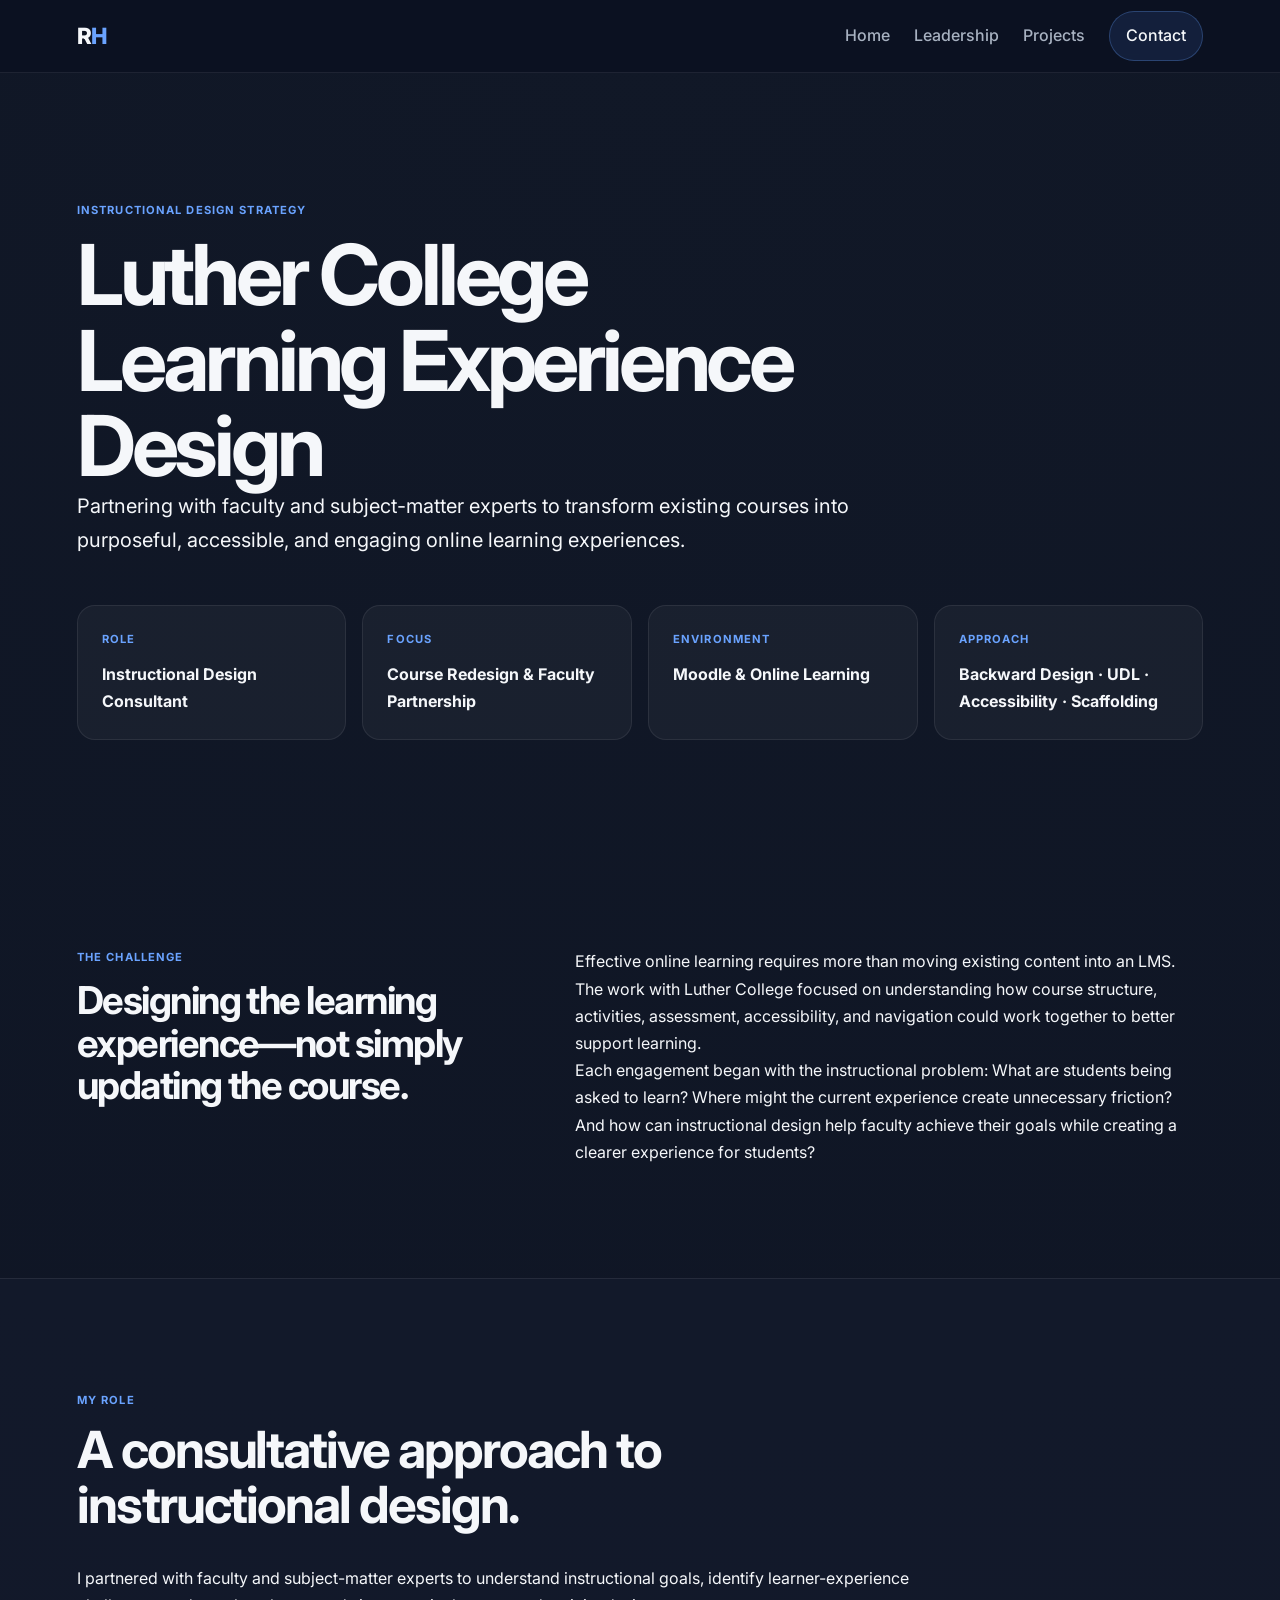
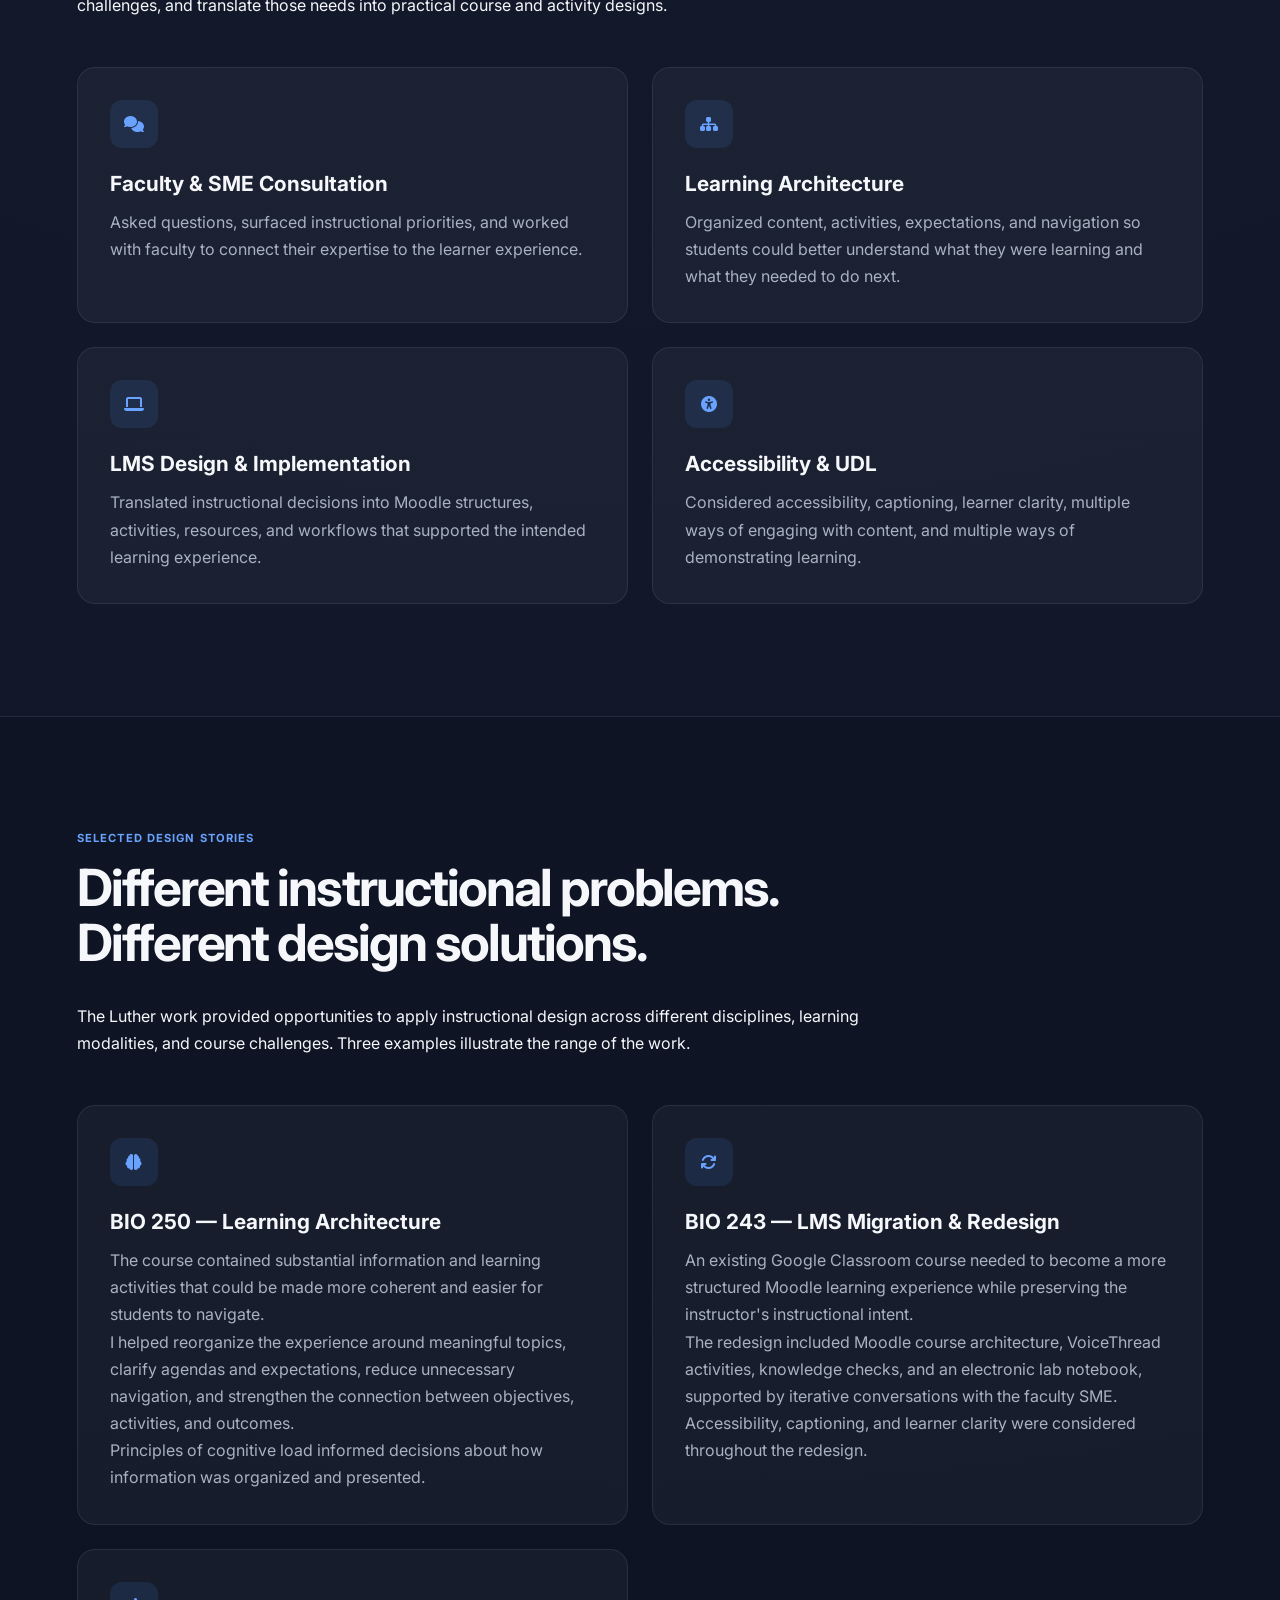
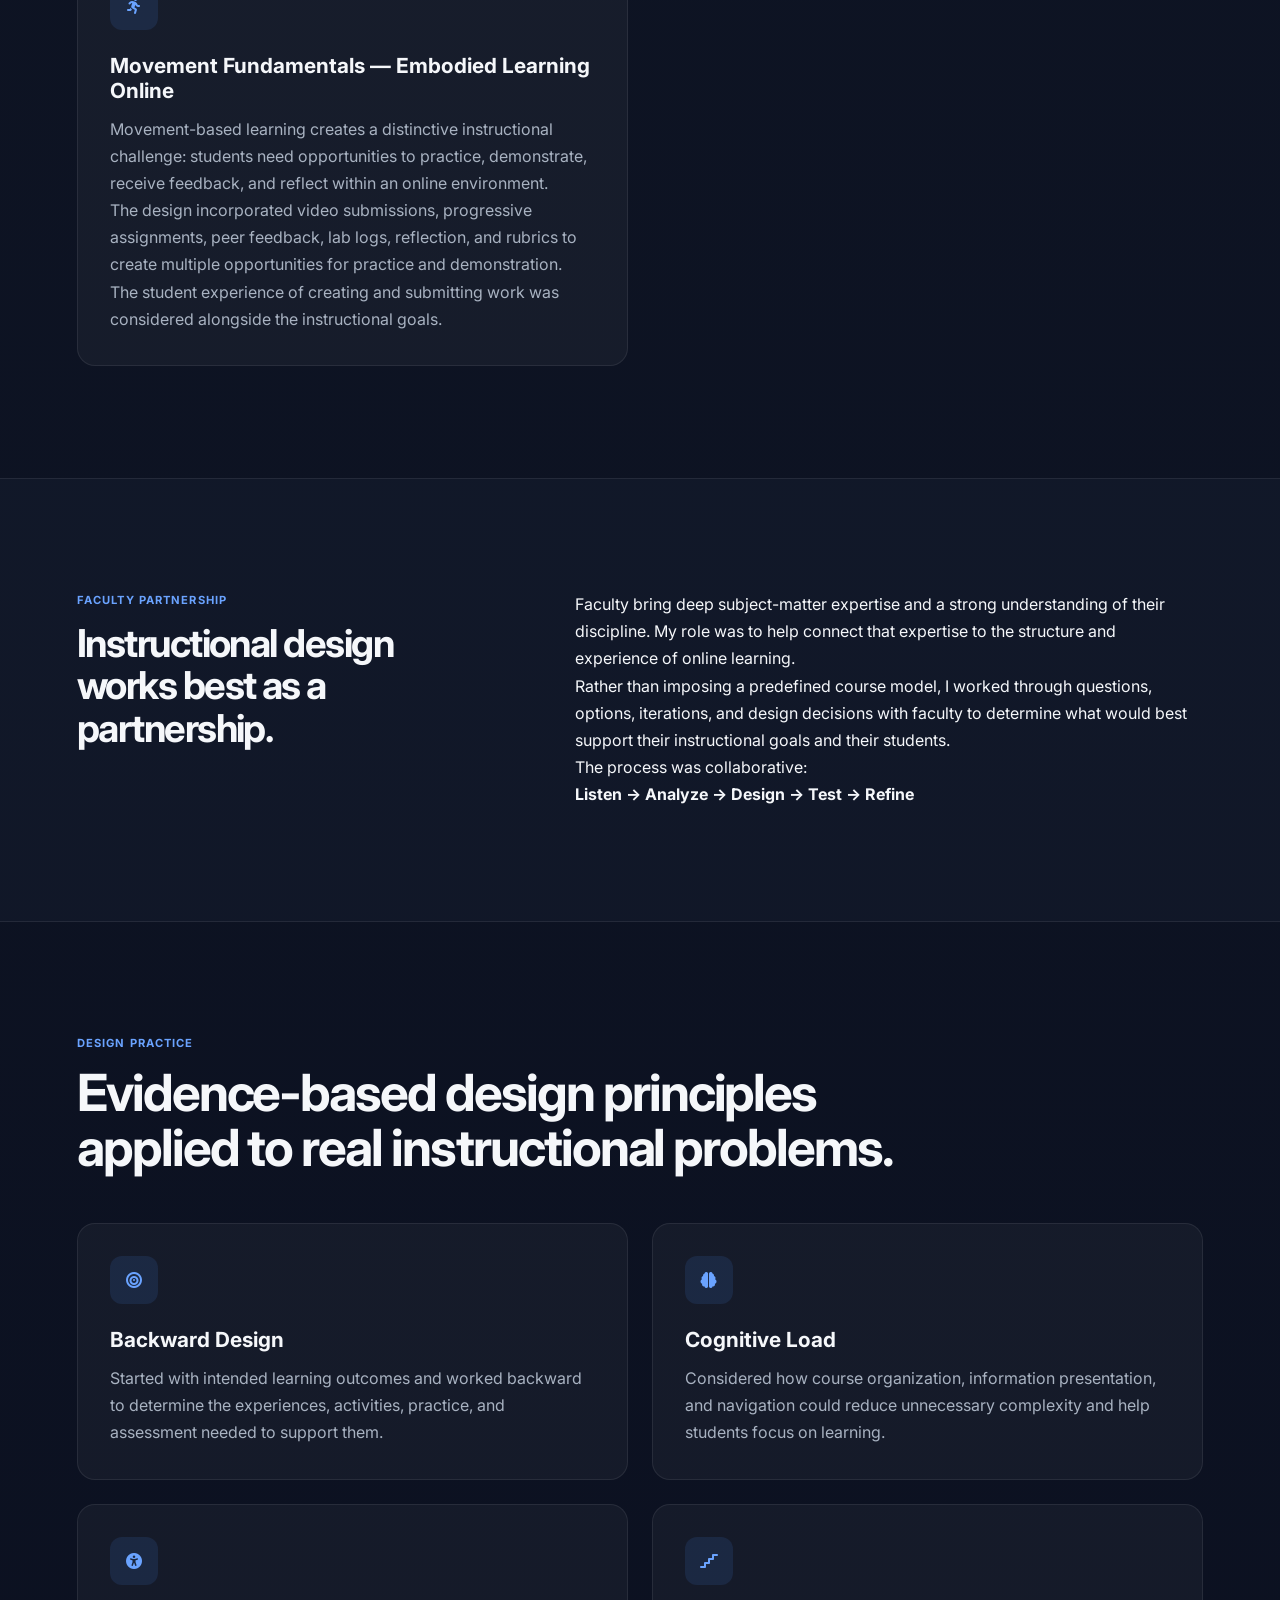
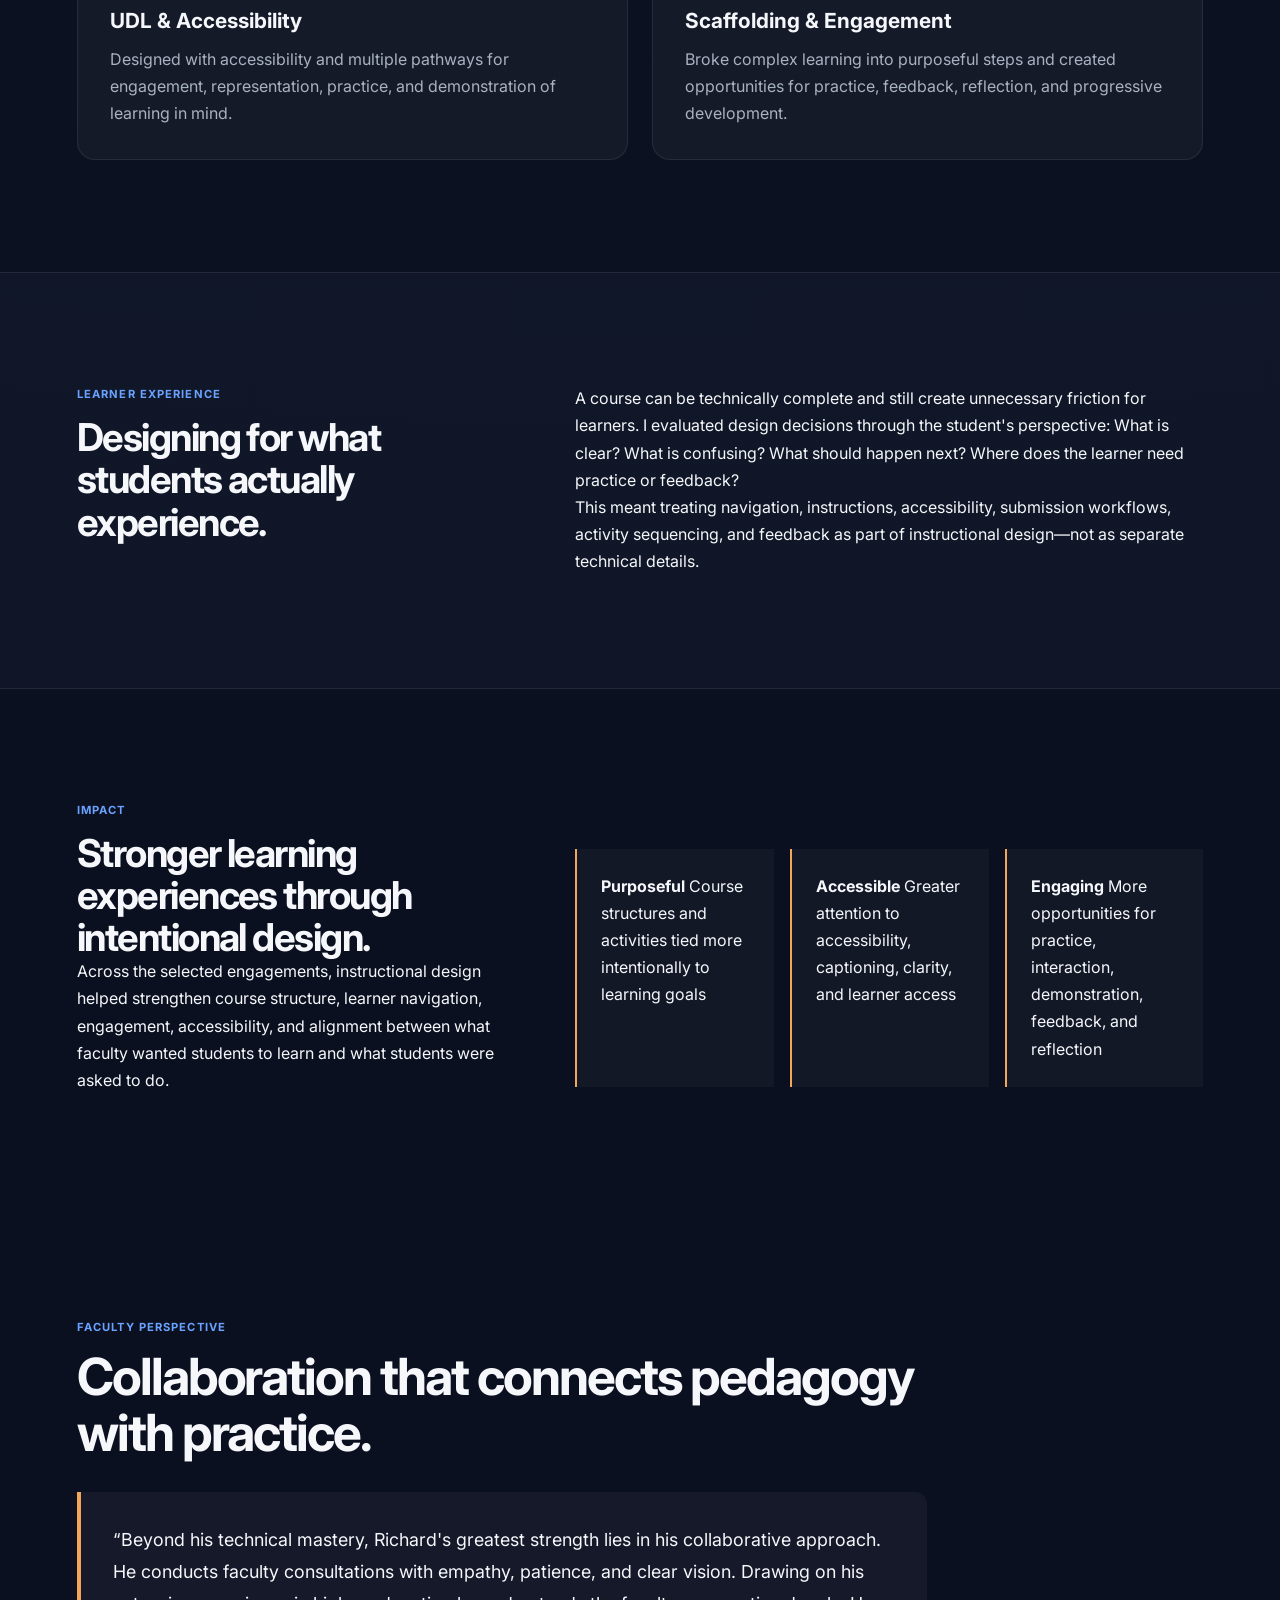
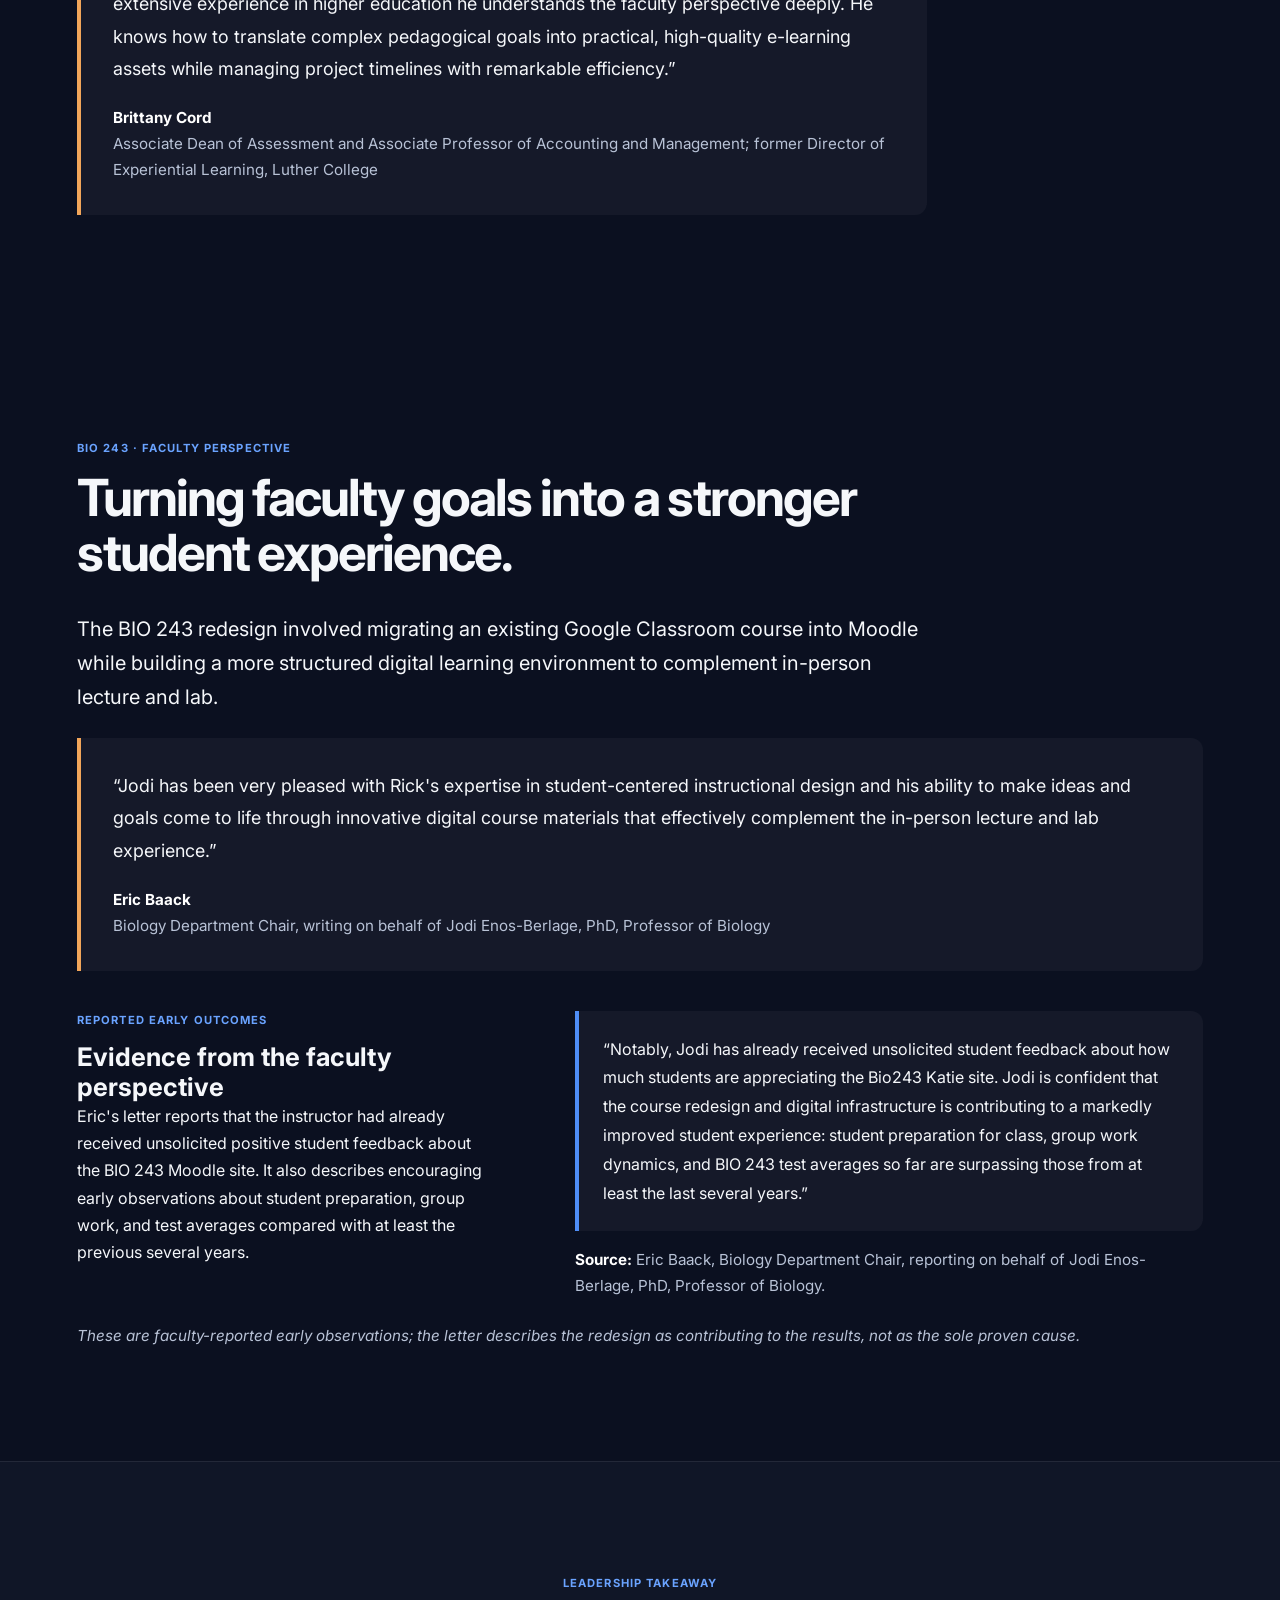
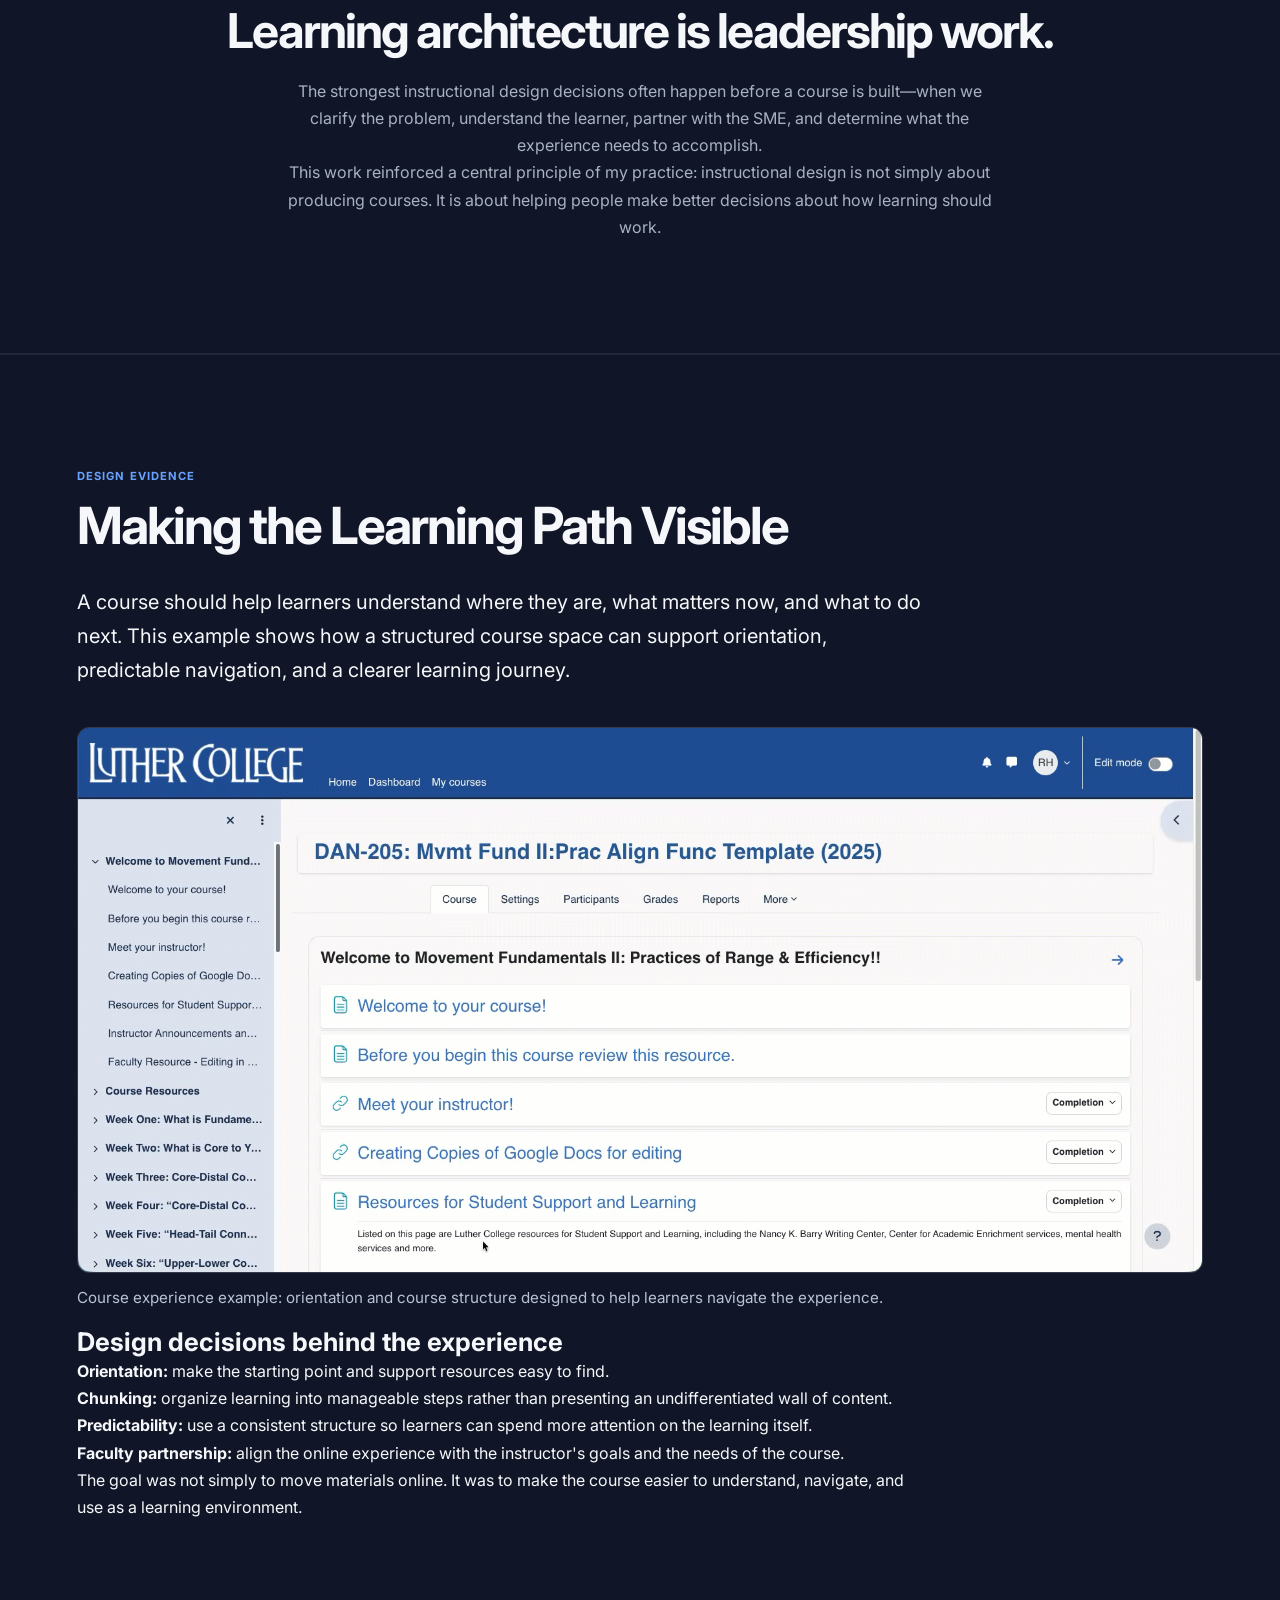
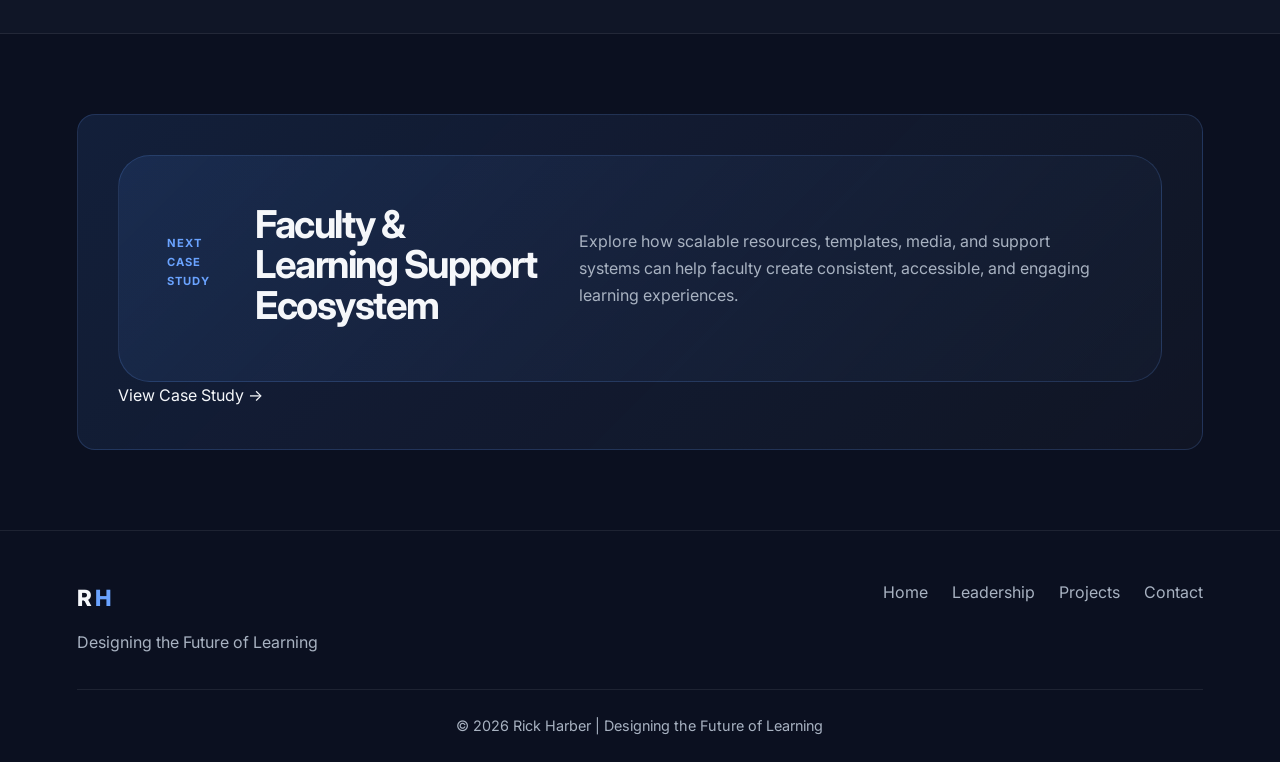
<file: case-study-luther.html>
<!DOCTYPE html>
<html lang="en">

<head>
    <meta charset="UTF-8" />
    <meta name="viewport" content="width=device-width, initial-scale=1.0" />

    <title>Luther College Learning Experience Design | Rick Harber</title>

    <meta
        name="description"
        content="Case study exploring Rick Harber's instructional design consulting work with Luther College, including faculty partnership, course redesign, LMS migration, accessibility, and learning experience design."
    />

    <link rel="preconnect" href="https://fonts.googleapis.com" />
    <link rel="preconnect" href="https://fonts.gstatic.com" crossorigin />

    <link
        href="https://fonts.googleapis.com/css2?family=Inter:wght@300;400;500;600;700;800&display=swap"
        rel="stylesheet"
    />

    <link
        rel="stylesheet"
        href="https://cdnjs.cloudflare.com/ajax/libs/font-awesome/6.5.2/css/all.min.css"
    />

    <link rel="stylesheet" href="css/styles.css" />
    <link rel="stylesheet" href="css/responsive.css" />
</head>

<body>

    <!-- =========================================================
         NAVIGATION
    ========================================================== -->

    <header class="site-header">

        <div class="container nav-container">

            <a href="index.html" class="logo">
                <span class="logo-r">R</span><span class="logo-h">H</span>
            </a>

            <nav class="main-nav" aria-label="Primary navigation">

                <a href="index.html">
                    Home
                </a>

                <a href="leadership.html">
                    Leadership
                </a>

                <a href="projects.html" class="active">
                    Projects
                </a>

                <a href="contact.html" class="nav-cta">
                    Contact
                </a>

            </nav>

        </div>

    </header>


    <main>

        <!-- =====================================================
             HERO
        ====================================================== -->

        <section class="case-study-hero">

            <div class="container">

                <div class="case-study-content">

                    <span class="case-study-label">
                        Instructional Design Strategy
                    </span>

                    <h1>
                        Luther College
                        <br />
                        Learning Experience Design
                    </h1>

                    <p class="lead">
                        Partnering with faculty and subject-matter experts to
                        transform existing courses into purposeful, accessible,
                        and engaging online learning experiences.
                    </p>

                </div>


                <div class="case-study-overview-grid">

                    <div class="case-study-overview-item">

                        <span class="case-study-label">
                            Role
                        </span>

                        <strong>
                            Instructional Design Consultant
                        </strong>

                    </div>


                    <div class="case-study-overview-item">

                        <span class="case-study-label">
                            Focus
                        </span>

                        <strong>
                            Course Redesign & Faculty Partnership
                        </strong>

                    </div>


                    <div class="case-study-overview-item">

                        <span class="case-study-label">
                            Environment
                        </span>

                        <strong>
                            Moodle & Online Learning
                        </strong>

                    </div>


                    <div class="case-study-overview-item">

                        <span class="case-study-label">
                            Approach
                        </span>

                        <strong>
                            Backward Design · UDL · Accessibility · Scaffolding
                        </strong>

                    </div>

                </div>

            </div>

        </section>


        <!-- =====================================================
             THE CHALLENGE
        ====================================================== -->

        <section class="case-study-section">

            <div class="container">

                <div class="case-study-split">

                    <div>

                        <span class="case-study-label">
                            The Challenge
                        </span>

                        <h2>
                            Designing the learning experience—not simply
                            updating the course.
                        </h2>

                    </div>


                    <div>

                        <p>
                            Effective online learning requires more than moving
                            existing content into an LMS. The work with Luther
                            College focused on understanding how course structure,
                            activities, assessment, accessibility, and navigation
                            could work together to better support learning.
                        </p>

                        <p>
                            Each engagement began with the instructional problem:
                            What are students being asked to learn? Where might
                            the current experience create unnecessary friction?
                            And how can instructional design help faculty achieve
                            their goals while creating a clearer experience for
                            students?
                        </p>

                    </div>

                </div>

            </div>

        </section>


        <!-- =====================================================
             MY ROLE
        ====================================================== -->

        <section class="case-study-section case-study-dark">

            <div class="container">

                <div class="case-study-content">

                    <span class="case-study-label">
                        My Role
                    </span>

                    <h2>
                        A consultative approach to instructional design.
                    </h2>

                    <p>
                        I partnered with faculty and subject-matter experts to
                        understand instructional goals, identify learner-experience
                        challenges, and translate those needs into practical
                        course and activity designs.
                    </p>

                </div>


                <div class="case-study-card-grid">

                    <article class="case-study-card">

                        <div class="case-study-icon">
                            <i class="fa-solid fa-comments"></i>
                        </div>

                        <h3>
                            Faculty & SME Consultation
                        </h3>

                        <p>
                            Asked questions, surfaced instructional priorities,
                            and worked with faculty to connect their expertise
                            to the learner experience.
                        </p>

                    </article>


                    <article class="case-study-card">

                        <div class="case-study-icon">
                            <i class="fa-solid fa-sitemap"></i>
                        </div>

                        <h3>
                            Learning Architecture
                        </h3>

                        <p>
                            Organized content, activities, expectations, and
                            navigation so students could better understand what
                            they were learning and what they needed to do next.
                        </p>

                    </article>


                    <article class="case-study-card">

                        <div class="case-study-icon">
                            <i class="fa-solid fa-laptop"></i>
                        </div>

                        <h3>
                            LMS Design & Implementation
                        </h3>

                        <p>
                            Translated instructional decisions into Moodle
                            structures, activities, resources, and workflows
                            that supported the intended learning experience.
                        </p>

                    </article>


                    <article class="case-study-card">

                        <div class="case-study-icon">
                            <i class="fa-solid fa-universal-access"></i>
                        </div>

                        <h3>
                            Accessibility & UDL
                        </h3>

                        <p>
                            Considered accessibility, captioning, learner
                            clarity, multiple ways of engaging with content,
                            and multiple ways of demonstrating learning.
                        </p>

                    </article>

                </div>

            </div>

        </section>


        <!-- =====================================================
             SELECTED DESIGN STORIES
        ====================================================== -->

        <section class="case-study-section">

            <div class="container">

                <div class="case-study-content">

                    <span class="case-study-label">
                        Selected Design Stories
                    </span>

                    <h2>
                        Different instructional problems.
                        Different design solutions.
                    </h2>

                    <p>
                        The Luther work provided opportunities to apply
                        instructional design across different disciplines,
                        learning modalities, and course challenges. Three
                        examples illustrate the range of the work.
                    </p>

                </div>


                <div class="case-study-card-grid">

                    <article class="case-study-card">

                        <div class="case-study-icon">
                            <i class="fa-solid fa-brain"></i>
                        </div>

                        <h3>
                            BIO 250 — Learning Architecture
                        </h3>

                        <p>
                            The course contained substantial information and
                            learning activities that could be made more coherent
                            and easier for students to navigate.
                        </p>

                        <p>
                            I helped reorganize the experience around meaningful
                            topics, clarify agendas and expectations, reduce
                            unnecessary navigation, and strengthen the connection
                            between objectives, activities, and outcomes.
                        </p>

                        <p>
                            Principles of cognitive load informed decisions about
                            how information was organized and presented.
                        </p>

                    </article>


                    <article class="case-study-card">

                        <div class="case-study-icon">
                            <i class="fa-solid fa-arrows-rotate"></i>
                        </div>

                        <h3>
                            BIO 243 — LMS Migration & Redesign
                        </h3>

                        <p>
                            An existing Google Classroom course needed to become
                            a more structured Moodle learning experience while
                            preserving the instructor's instructional intent.
                        </p>

                        <p>
                            The redesign included Moodle course architecture,
                            VoiceThread activities, knowledge checks, and an
                            electronic lab notebook, supported by iterative
                            conversations with the faculty SME.
                        </p>

                        <p>
                            Accessibility, captioning, and learner clarity were
                            considered throughout the redesign.
                        </p>

                    </article>


                    <article class="case-study-card">

                        <div class="case-study-icon">
                            <i class="fa-solid fa-person-running"></i>
                        </div>

                        <h3>
                            Movement Fundamentals — Embodied Learning Online
                        </h3>

                        <p>
                            Movement-based learning creates a distinctive
                            instructional challenge: students need opportunities
                            to practice, demonstrate, receive feedback, and
                            reflect within an online environment.
                        </p>

                        <p>
                            The design incorporated video submissions, progressive
                            assignments, peer feedback, lab logs, reflection, and
                            rubrics to create multiple opportunities for practice
                            and demonstration.
                        </p>

                        <p>
                            The student experience of creating and submitting work
                            was considered alongside the instructional goals.
                        </p>

                    </article>

                </div>

            </div>

        </section>


        <!-- =====================================================
             FACULTY PARTNERSHIP
        ====================================================== -->

        <section class="case-study-section case-study-dark">

            <div class="container">

                <div class="case-study-split">

                    <div>

                        <span class="case-study-label">
                            Faculty Partnership
                        </span>

                        <h2>
                            Instructional design works best
                            as a partnership.
                        </h2>

                    </div>


                    <div>

                        <p>
                            Faculty bring deep subject-matter expertise and a
                            strong understanding of their discipline. My role was
                            to help connect that expertise to the structure and
                            experience of online learning.
                        </p>

                        <p>
                            Rather than imposing a predefined course model, I
                            worked through questions, options, iterations, and
                            design decisions with faculty to determine what would
                            best support their instructional goals and their
                            students.
                        </p>

                        <p>
                            The process was collaborative:
                        </p>

                        <p>
                            <strong>
                                Listen → Analyze → Design → Test → Refine
                            </strong>
                        </p>

                    </div>

                </div>

            </div>

        </section>


        <!-- =====================================================
             DESIGN PRACTICE
        ====================================================== -->

        <section class="case-study-section">

            <div class="container">

                <div class="case-study-content">

                    <span class="case-study-label">
                        Design Practice
                    </span>

                    <h2>
                        Evidence-based design principles
                        applied to real instructional problems.
                    </h2>

                </div>


                <div class="case-study-card-grid">

                    <article class="case-study-card">

                        <div class="case-study-icon">
                            <i class="fa-solid fa-bullseye"></i>
                        </div>

                        <h3>
                            Backward Design
                        </h3>

                        <p>
                            Started with intended learning outcomes and worked
                            backward to determine the experiences, activities,
                            practice, and assessment needed to support them.
                        </p>

                    </article>


                    <article class="case-study-card">

                        <div class="case-study-icon">
                            <i class="fa-solid fa-brain"></i>
                        </div>

                        <h3>
                            Cognitive Load
                        </h3>

                        <p>
                            Considered how course organization, information
                            presentation, and navigation could reduce unnecessary
                            complexity and help students focus on learning.
                        </p>

                    </article>


                    <article class="case-study-card">

                        <div class="case-study-icon">
                            <i class="fa-solid fa-universal-access"></i>
                        </div>

                        <h3>
                            UDL & Accessibility
                        </h3>

                        <p>
                            Designed with accessibility and multiple pathways
                            for engagement, representation, practice, and
                            demonstration of learning in mind.
                        </p>

                    </article>


                    <article class="case-study-card">

                        <div class="case-study-icon">
                            <i class="fa-solid fa-stairs"></i>
                        </div>

                        <h3>
                            Scaffolding & Engagement
                        </h3>

                        <p>
                            Broke complex learning into purposeful steps and
                            created opportunities for practice, feedback,
                            reflection, and progressive development.
                        </p>

                    </article>

                </div>

            </div>

        </section>


        <!-- =====================================================
             LEARNER EXPERIENCE
        ====================================================== -->

        <section class="case-study-section case-study-dark">

            <div class="container">

                <div class="case-study-split">

                    <div>

                        <span class="case-study-label">
                            Learner Experience
                        </span>

                        <h2>
                            Designing for what students
                            actually experience.
                        </h2>

                    </div>


                    <div>

                        <p>
                            A course can be technically complete and still create
                            unnecessary friction for learners. I evaluated design
                            decisions through the student's perspective: What is
                            clear? What is confusing? What should happen next?
                            Where does the learner need practice or feedback?
                        </p>

                        <p>
                            This meant treating navigation, instructions,
                            accessibility, submission workflows, activity
                            sequencing, and feedback as part of instructional
                            design—not as separate technical details.
                        </p>

                    </div>

                </div>

            </div>

        </section>


        <!-- =====================================================
             IMPACT
        ====================================================== -->

        <section class="case-study-section">

            <div class="container">

                <div class="case-study-split impact-section">

                    <div>

                        <span class="case-study-label">
                            Impact
                        </span>

                        <h2>
                            Stronger learning experiences through
                            intentional design.
                        </h2>

                        <p>
                            Across the selected engagements, instructional
                            design helped strengthen course structure, learner
                            navigation, engagement, accessibility, and alignment
                            between what faculty wanted students to learn and
                            what students were asked to do.
                        </p>

                    </div>


                    <div class="impact-grid">

                        <div class="impact-item">

                            <strong>
                                Purposeful
                            </strong>

                            <span>
                                Course structures and activities tied more
                                intentionally to learning goals
                            </span>

                        </div>


                        <div class="impact-item">

                            <strong>
                                Accessible
                            </strong>

                            <span>
                                Greater attention to accessibility, captioning,
                                clarity, and learner access
                            </span>

                        </div>


                        <div class="impact-item">

                            <strong>
                                Engaging
                            </strong>

                            <span>
                                More opportunities for practice, interaction,
                                demonstration, feedback, and reflection
                            </span>

                        </div>

                    </div>

                </div>

            </div>

        </section>


        <!-- =====================================================
             FACULTY TESTIMONIAL
        ====================================================== -->

        <section class="case-study-section">
            <div class="container">
                <div class="case-study-content">
                    <span class="case-study-label">Faculty Perspective</span>
                    <h2>Collaboration that connects pedagogy with practice.</h2>
                    <figure style="margin:1.5rem 0 0;padding:2rem;border-left:4px solid #f2a65a;background:rgba(255,255,255,.04);border-radius:0 12px 12px 0;">
                        <blockquote style="margin:0;font-size:1.12rem;line-height:1.8;">
                            “Beyond his technical mastery, Richard's greatest strength lies in his collaborative approach. He conducts faculty consultations with empathy, patience, and clear vision. Drawing on his extensive experience in higher education he understands the faculty perspective deeply. He knows how to translate complex pedagogical goals into practical, high-quality e-learning assets while managing project timelines with remarkable efficiency.”
                        </blockquote>
                        <figcaption style="margin-top:1.25rem;color:#b8c2d6;font-size:.95rem;">
                            <strong style="color:#fff;">Brittany Cord</strong><br>
                            Associate Dean of Assessment and Associate Professor of Accounting and Management; former Director of Experiential Learning, Luther College
                        </figcaption>
                    </figure>
                </div>
            </div>
        </section>


        <!-- =====================================================
             BIO 243 FACULTY PERSPECTIVE & EARLY IMPACT
        ====================================================== -->

        <section class="case-study-section">
            <div class="container">
                <div class="case-study-content">
                    <span class="case-study-label">BIO 243 · Faculty Perspective</span>
                    <h2>Turning faculty goals into a stronger student experience.</h2>
                    <p class="lead">
                        The BIO 243 redesign involved migrating an existing Google Classroom course
                        into Moodle while building a more structured digital learning environment
                        to complement in-person lecture and lab.
                    </p>
                </div>

                <figure style="margin:1.5rem 0 0;padding:2rem;border-left:4px solid #f2a65a;background:rgba(255,255,255,.04);border-radius:0 12px 12px 0;">
                    <blockquote style="margin:0;font-size:1.12rem;line-height:1.8;">
                        “Jodi has been very pleased with Rick's expertise in student-centered instructional design and his ability to make ideas and goals come to life through innovative digital course materials that effectively complement the in-person lecture and lab experience.”
                    </blockquote>
                    <figcaption style="margin-top:1.25rem;color:#b8c2d6;font-size:.95rem;">
                        <strong style="color:#fff;">Eric Baack</strong><br>
                        Biology Department Chair, writing on behalf of Jodi Enos-Berlage, PhD, Professor of Biology
                    </figcaption>
                </figure>

                <div class="case-study-split" style="margin-top:2.5rem;">
                    <div>
                        <span class="case-study-label">Reported Early Outcomes</span>
                        <h3>Evidence from the faculty perspective</h3>
                        <p>
                            Eric's letter reports that the instructor had already received unsolicited
                            positive student feedback about the BIO 243 Moodle site. It also describes
                            encouraging early observations about student preparation, group work, and
                            test averages compared with at least the previous several years.
                        </p>
                    </div>
                    <div>
                        <blockquote style="margin:0;padding:1.5rem;border-left:4px solid #4f8ef7;background:rgba(255,255,255,.04);border-radius:0 12px 12px 0;line-height:1.8;">
                            “Notably, Jodi has already received unsolicited student feedback about how much students are appreciating the Bio243 Katie site. Jodi is confident that the course redesign and digital infrastructure is contributing to a markedly improved student experience: student preparation for class, group work dynamics, and BIO 243 test averages so far are surpassing those from at least the last several years.”
                        </blockquote>
                        <p style="margin-top:1rem;color:#b8c2d6;font-size:.95rem;">
                            <strong style="color:#fff;">Source:</strong> Eric Baack, Biology Department Chair, reporting on behalf of Jodi Enos-Berlage, PhD, Professor of Biology.
                        </p>
                    </div>
                </div>
                <p style="margin-top:1.5rem;color:#b8c2d6;font-size:.95rem;">
                    <em>These are faculty-reported early observations; the letter describes the redesign as contributing to the results, not as the sole proven cause.</em>
                </p>
            </div>
        </section>


        <!-- =====================================================
             LEADERSHIP TAKEAWAY
        ====================================================== -->

        <section class="case-study-section case-study-dark">

            <div class="container">

                <div class="case-study-leadership-content">

                    <span class="case-study-label">
                        Leadership Takeaway
                    </span>

                    <h2>
                        Learning architecture is
                        leadership work.
                    </h2>

                    <p>
                        The strongest instructional design decisions often happen
                        before a course is built—when we clarify the problem,
                        understand the learner, partner with the SME, and determine
                        what the experience needs to accomplish.
                    </p>

                    <p>
                        This work reinforced a central principle of my practice:
                        instructional design is not simply about producing courses.
                        It is about helping people make better decisions about how
                        learning should work.
                    </p>

                </div>

            </div>

        </section>


        <!-- =====================================================
             DESIGN EVIDENCE: COURSE EXPERIENCE
        ====================================================== -->

        <section class="case-study-section case-study-dark">
            <div class="container">
                <div class="case-study-content">
                    <span class="case-study-label">Design Evidence</span>
                    <h2>Making the Learning Path Visible</h2>
                    <p class="lead">
                        A course should help learners understand where they are,
                        what matters now, and what to do next. This example shows
                        how a structured course space can support orientation,
                        predictable navigation, and a clearer learning journey.
                    </p>
                </div>
                <figure style="margin:2.5rem 0 1rem;">
                    <img src="assets/evidence/luther-course-design.gif"
                         alt="Animated walkthrough of a course home page and its learning structure"
                         loading="lazy"
                         style="display:block;width:100%;height:auto;border-radius:12px;border:1px solid rgba(255,255,255,.16);">
                    <figcaption style="margin-top:.8rem;color:#b8c2d6;font-size:.95rem;">
                        Course experience example: orientation and course structure designed to help learners navigate the experience.
                    </figcaption>
                </figure>
                <div class="case-study-content">
                    <h3>Design decisions behind the experience</h3>
                    <ul>
                        <li><strong>Orientation:</strong> make the starting point and support resources easy to find.</li>
                        <li><strong>Chunking:</strong> organize learning into manageable steps rather than presenting an undifferentiated wall of content.</li>
                        <li><strong>Predictability:</strong> use a consistent structure so learners can spend more attention on the learning itself.</li>
                        <li><strong>Faculty partnership:</strong> align the online experience with the instructor's goals and the needs of the course.</li>
                    </ul>
                    <p>
                        The goal was not simply to move materials online. It was to
                        make the course easier to understand, navigate, and use as
                        a learning environment.
                    </p>
                </div>
            </div>
        </section>


        <!-- =====================================================
             NEXT CASE STUDY
        ====================================================== -->

        <section class="case-study-next">

            <div class="container">

                <a
                    href="case-study-faculty-support.html"
                    class="case-study-next-card"
                >

                    <div class="case-study-next-content">

                        <span class="case-study-label">
                            Next Case Study
                        </span>

                        <h2>
                            Faculty & Learning Support Ecosystem
                        </h2>

                        <p>
                            Explore how scalable resources, templates, media,
                            and support systems can help faculty create
                            consistent, accessible, and engaging learning
                            experiences.
                        </p>

                    </div>


                    <span>
                        View Case Study →
                    </span>

                </a>

            </div>

        </section>

    </main>


    <!-- =========================================================
         FOOTER
    ========================================================== -->

    <footer class="site-footer">

        <div class="container">

            <div class="footer-content">

                <div>

                    <div class="footer-logo">

                        <span class="logo-r">R</span>
                        <span class="logo-h">H</span>

                    </div>

                    <p>
                        Designing the Future of Learning
                    </p>

                </div>


                <div class="footer-links">

                    <a href="index.html">
                        Home
                    </a>

                    <a href="leadership.html">
                        Leadership
                    </a>

                    <a href="projects.html">
                        Projects
                    </a>

                    <a href="contact.html">
                        Contact
                    </a>

                </div>

            </div>


            <div class="footer-bottom">

                <p>
                    © 2026 Rick Harber | Designing the Future of Learning
                </p>

            </div>

        </div>

    </footer>

</body>

</html>
</file>
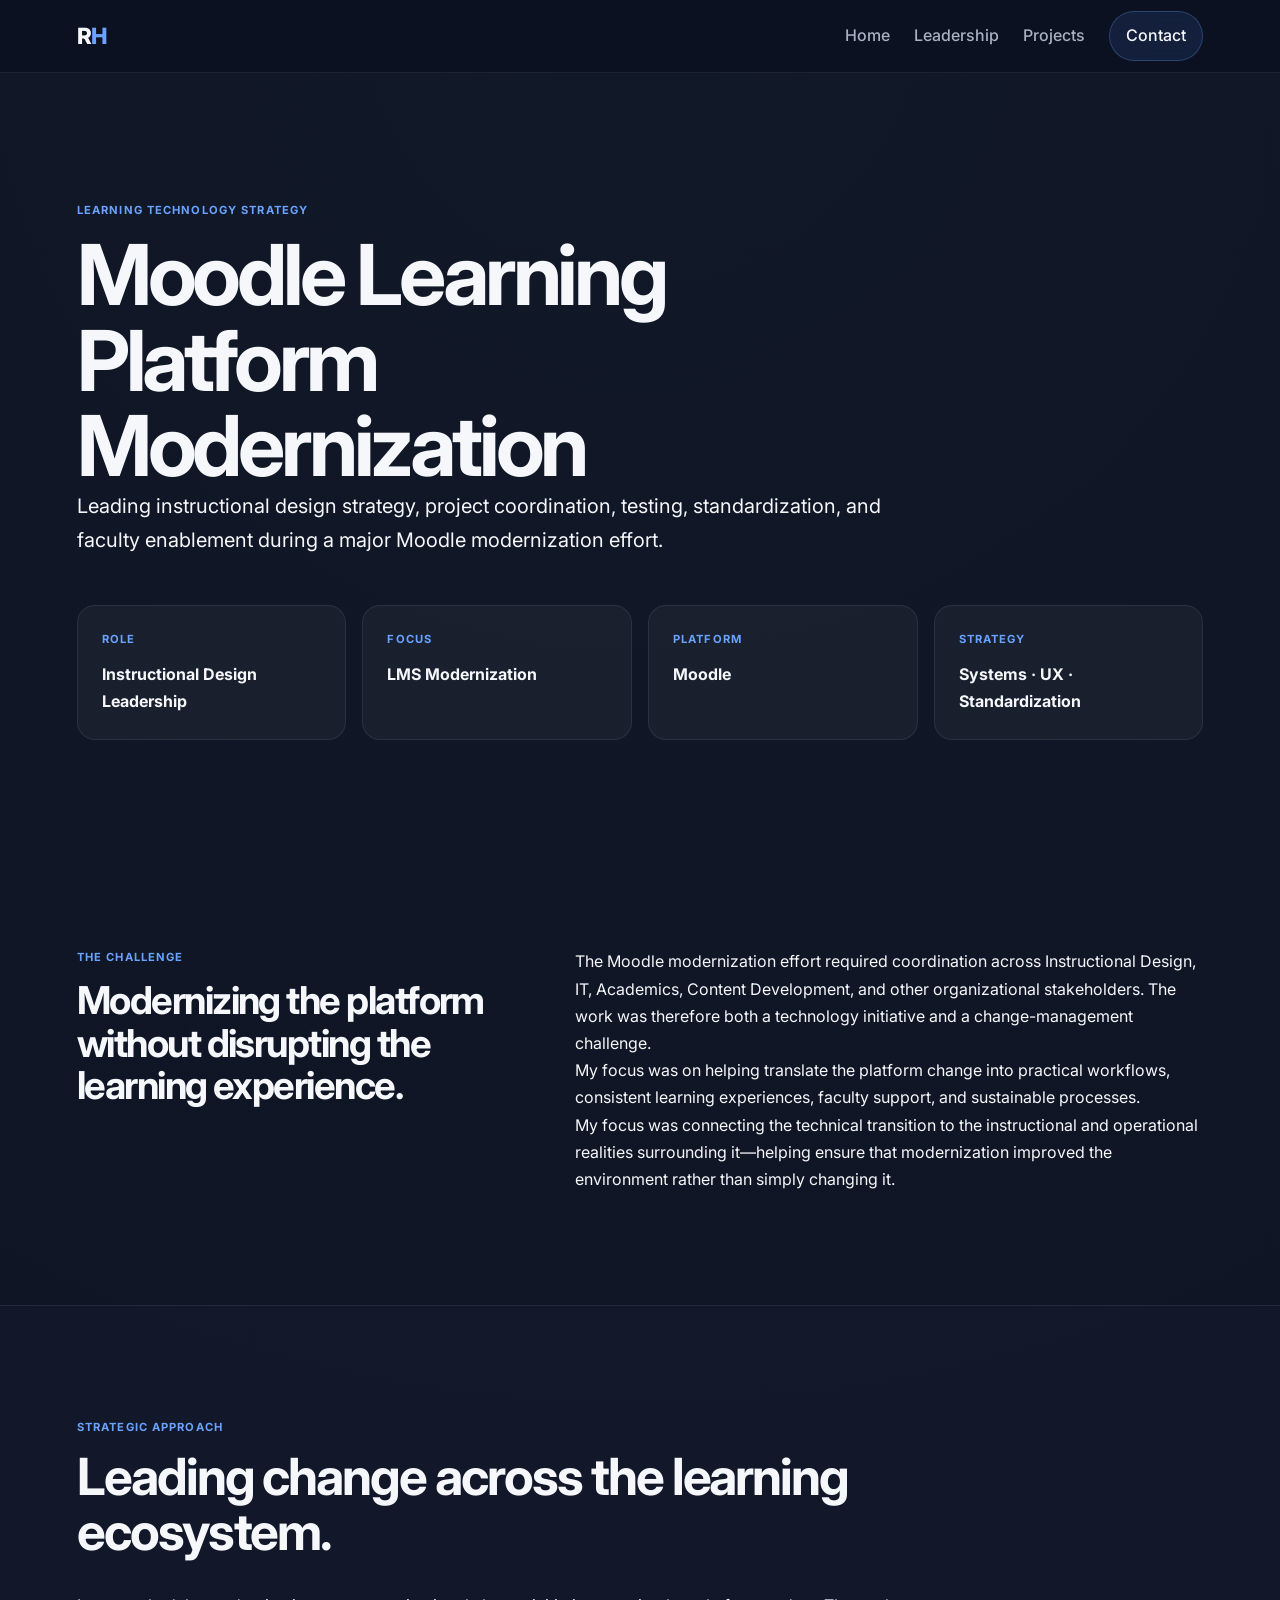
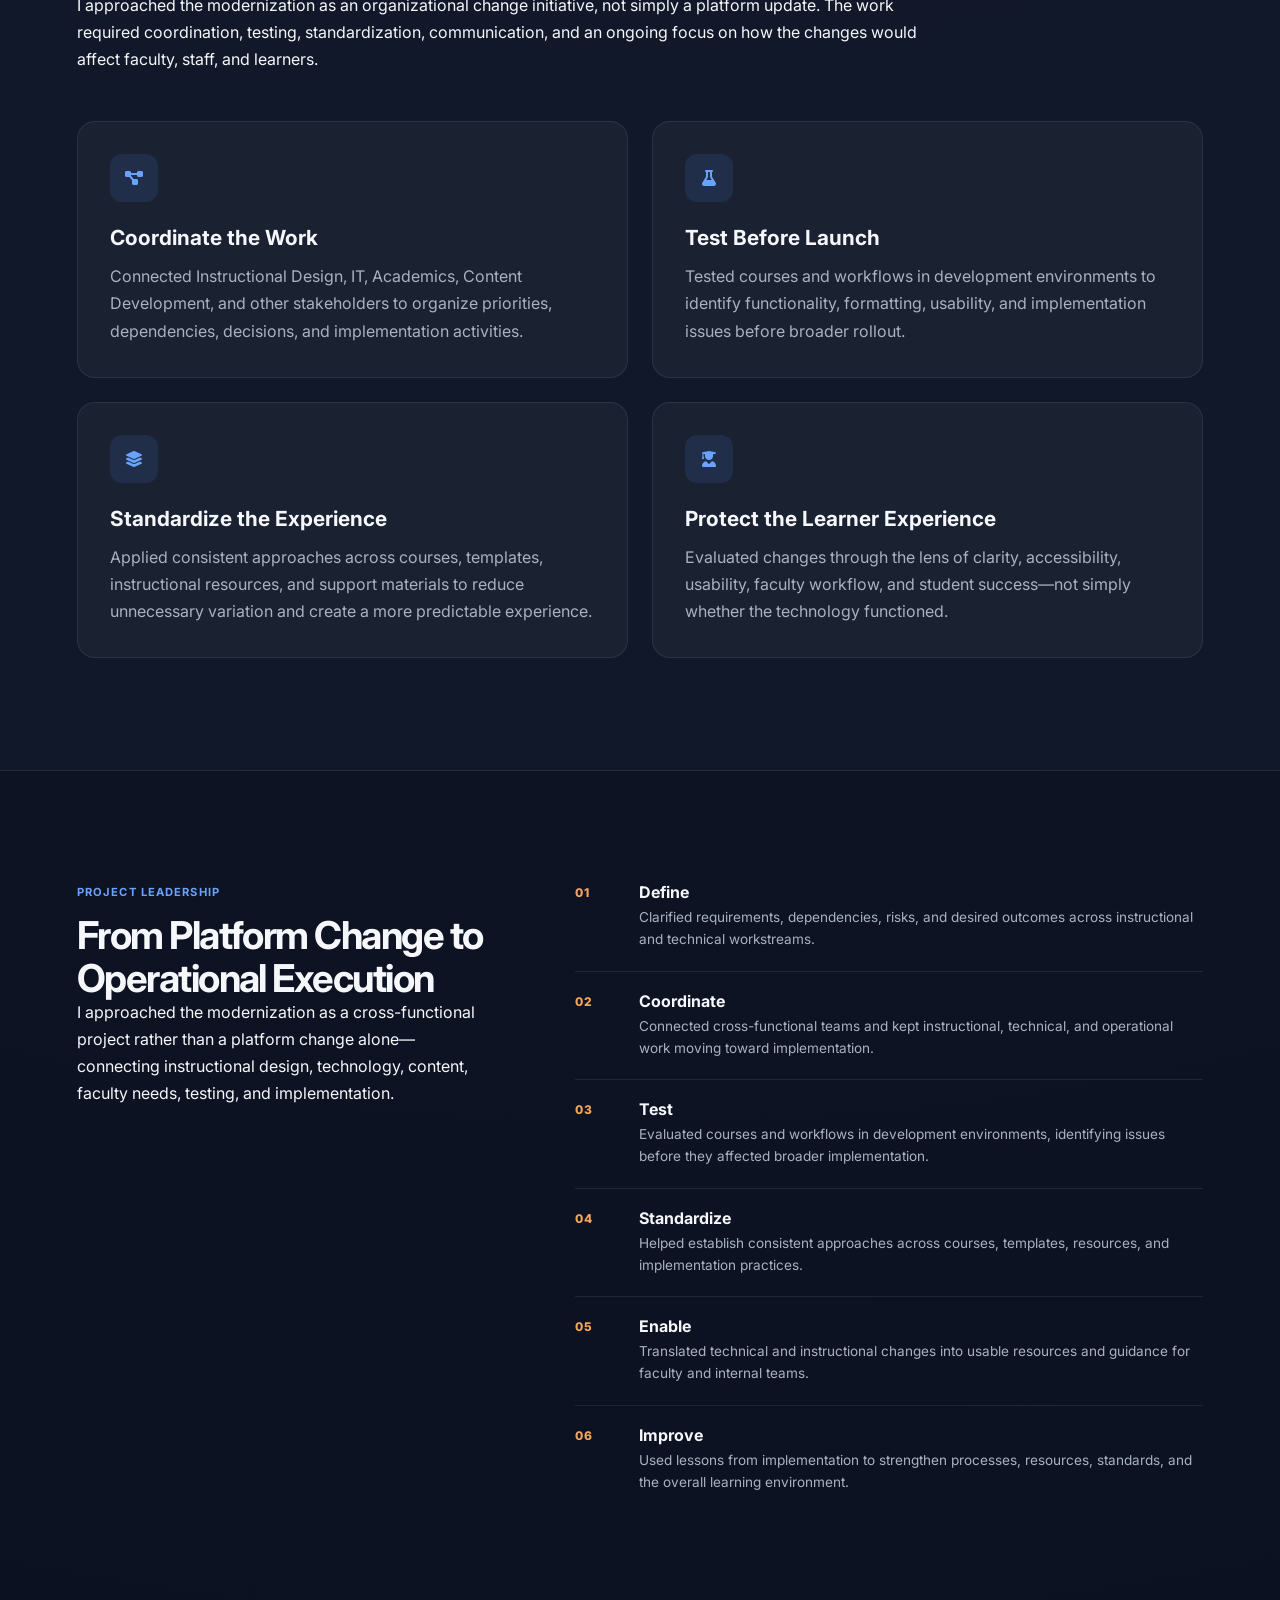
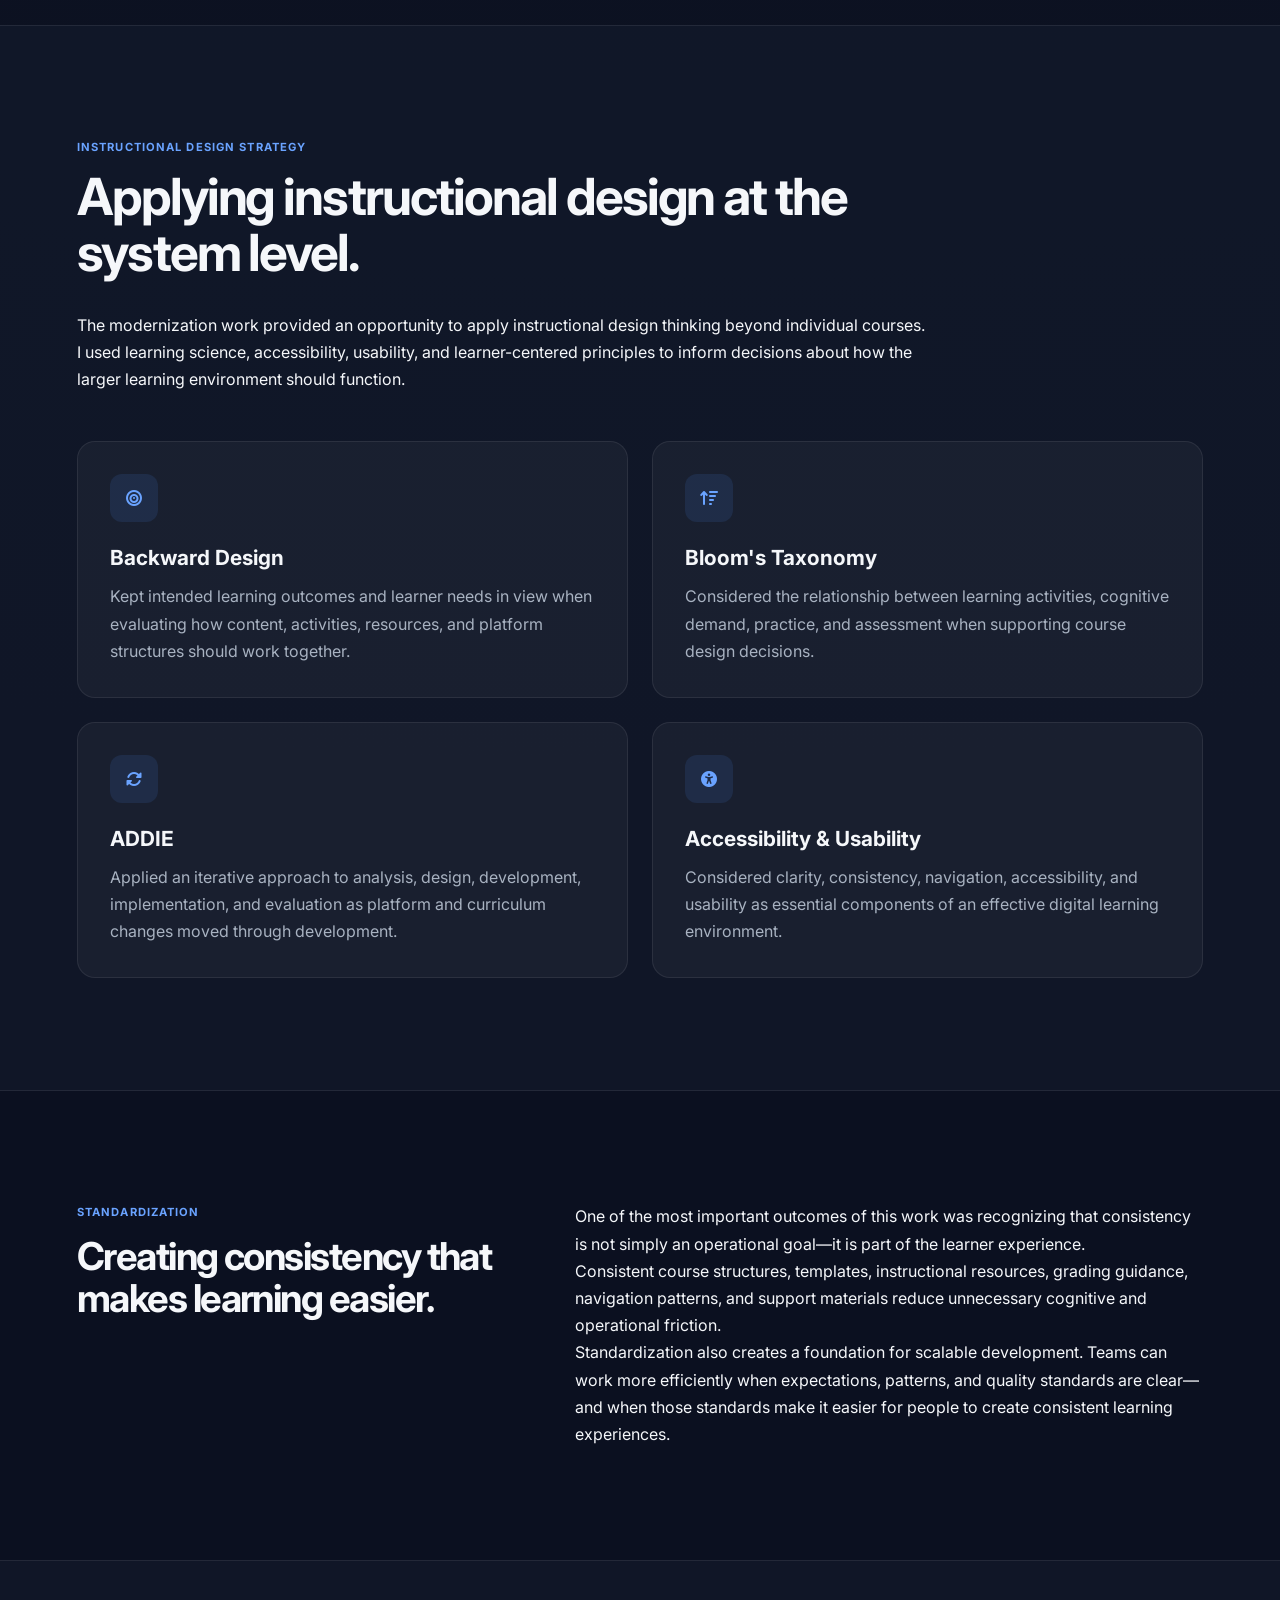
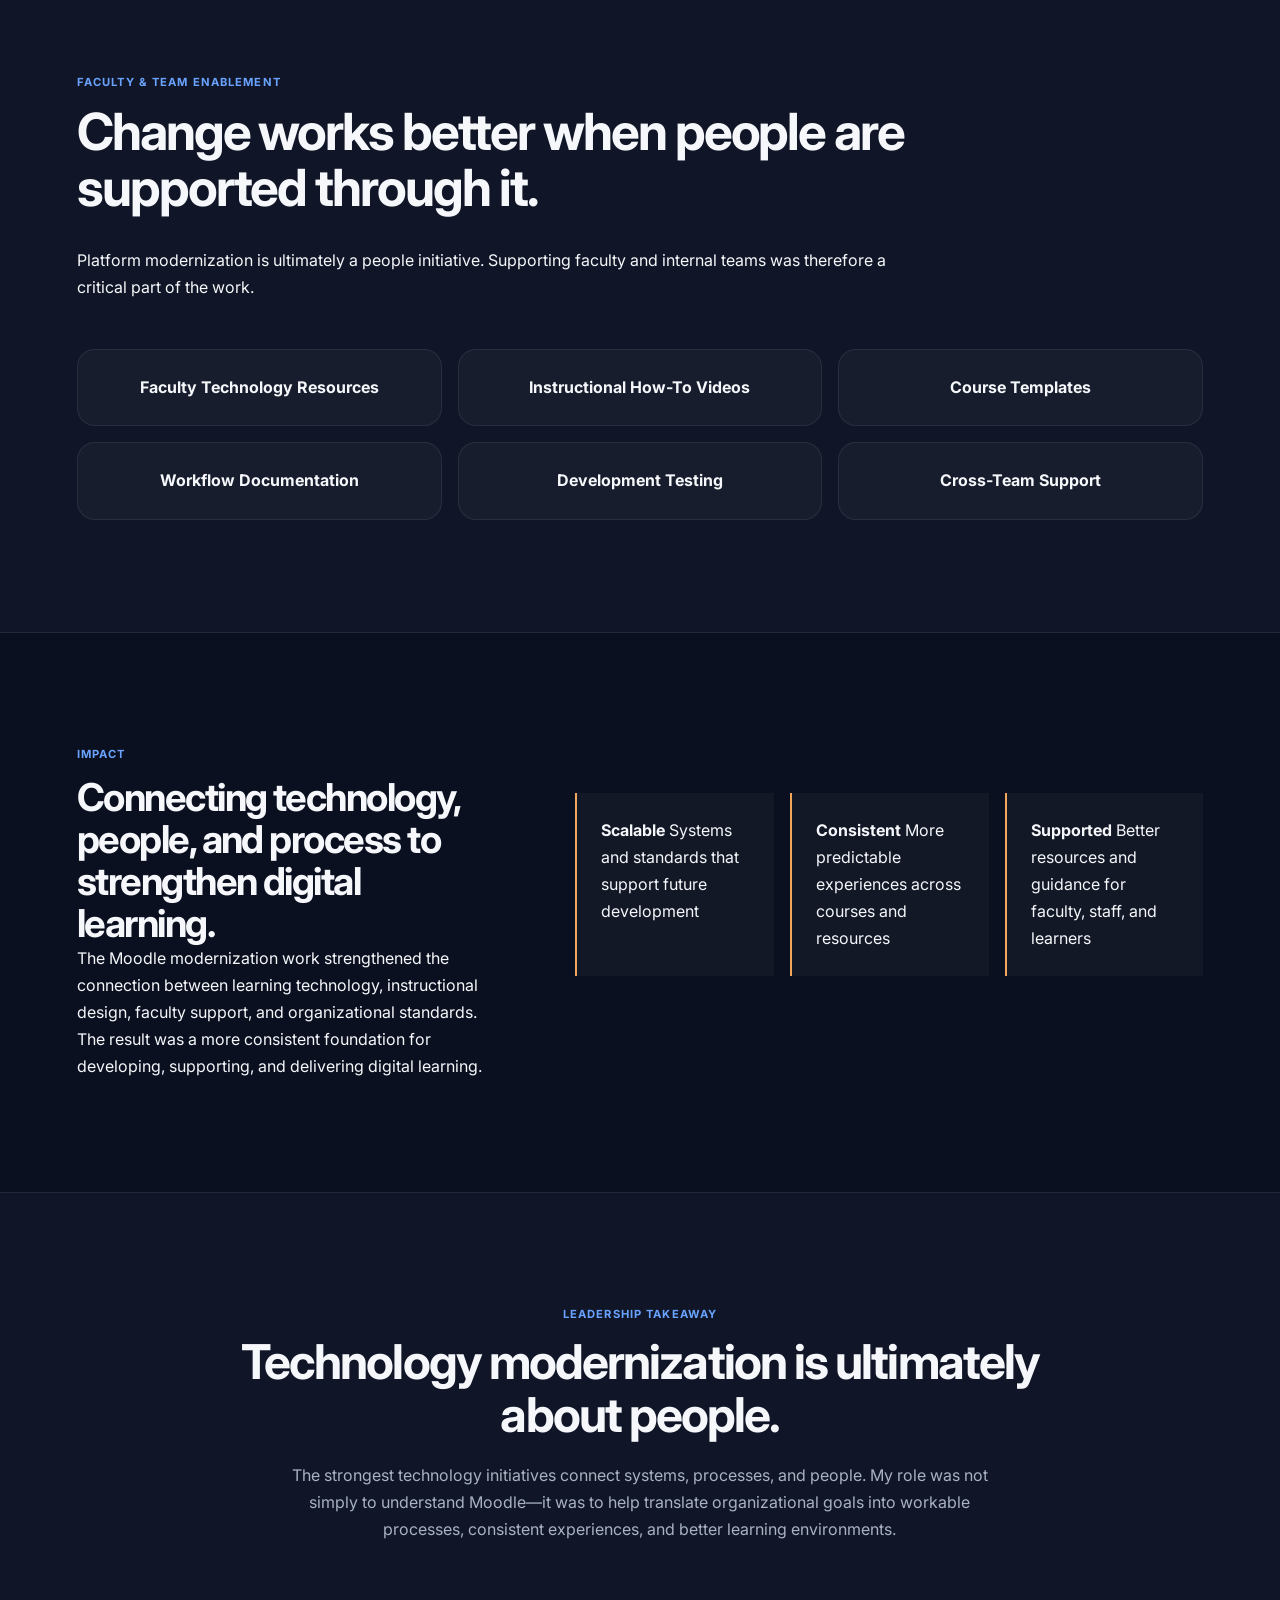
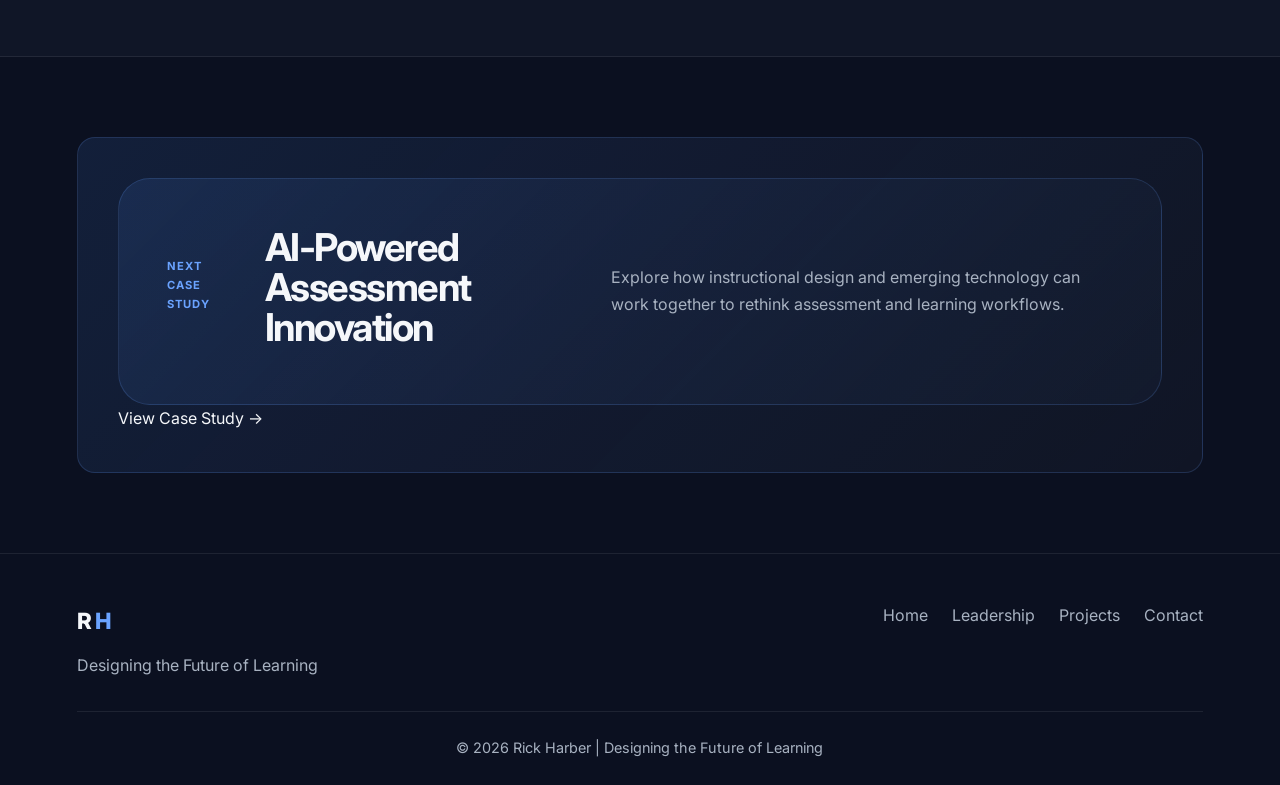
<file: case-study-moodle.html>
<!DOCTYPE html>
<html lang="en">

<head>
    <meta charset="UTF-8" />
    <meta name="viewport" content="width=device-width, initial-scale=1.0" />

    <title>Moodle Learning Platform Modernization | Rick Harber</title>

    <meta
        name="description"
        content="Case study exploring Rick Harber's role in Moodle modernization, instructional design strategy, project leadership, standardization, faculty support, and learning technology."
    />

    <link rel="preconnect" href="https://fonts.googleapis.com" />
    <link rel="preconnect" href="https://fonts.gstatic.com" crossorigin />

    <link
        href="https://fonts.googleapis.com/css2?family=Inter:wght@300;400;500;600;700;800&display=swap"
        rel="stylesheet"
    />

    <link
        rel="stylesheet"
        href="https://cdnjs.cloudflare.com/ajax/libs/font-awesome/6.5.2/css/all.min.css"
    />

    <link rel="stylesheet" href="css/styles.css" />
    <link rel="stylesheet" href="css/responsive.css" />
</head>

<body>


    <!-- =========================================================
         NAVIGATION
    ========================================================== -->

    <header class="site-header">

        <div class="container nav-container">

            <a href="index.html" class="logo">
                <span class="logo-r">R</span><span class="logo-h">H</span>
            </a>

            <nav class="main-nav" aria-label="Primary navigation">

                <a href="index.html">
                    Home
                </a>

                <a href="leadership.html">
                    Leadership
                </a>

                <a href="projects.html" class="active">
                    Projects
                </a>

                <a href="contact.html" class="nav-cta">
                    Contact
                </a>

            </nav>

        </div>

    </header>


    <main>


        <!-- =====================================================
             HERO
        ====================================================== -->

        <section class="case-study-hero">

            <div class="container">

                <div class="case-study-content">

                   <span class="case-study-label">
    Learning Technology Strategy
</span>

<h1>
    Moodle Learning Platform
    <br />
    Modernization
</h1>

<p class="lead">
    Leading instructional design strategy, project coordination, testing,
    standardization, and faculty enablement during a major Moodle
    modernization effort.
</p>

                </div>


                <div class="case-study-overview-grid">

                    <div class="case-study-overview-item">

                        <span class="case-study-label">
                            Role
                        </span>

                        <strong>
                            Instructional Design Leadership
                        </strong>

                    </div>


                    <div class="case-study-overview-item">

                        <span class="case-study-label">
                            Focus
                        </span>

                        <strong>
                            LMS Modernization
                        </strong>

                    </div>


                    <div class="case-study-overview-item">

                        <span class="case-study-label">
                            Platform
                        </span>

                        <strong>
                            Moodle
                        </strong>

                    </div>


                    <div class="case-study-overview-item">

                        <span class="case-study-label">
                            Strategy
                        </span>

                        <strong>
                            Systems · UX · Standardization
                        </strong>

                    </div>

                </div>

            </div>

        </section>


        <!-- =====================================================
             THE CHALLENGE
        ====================================================== -->

        <section class="case-study-section">

            <div class="container">

                <div class="case-study-split">

                    <div>

                       <span class="case-study-label">
    The Challenge
</span>

<h2>
    Modernizing the platform without
    disrupting the learning experience.
</h2>

                    </div>


                    <div>

                        <p>
    The Moodle modernization effort required coordination across
    Instructional Design, IT, Academics, Content Development, and other
    organizational stakeholders. The work was therefore both a technology
    initiative and a change-management challenge.
</p>

<p>
    My focus was on helping translate the platform change into practical
    workflows, consistent learning experiences, faculty support, and
    sustainable processes.
</p>

<p>
    My focus was connecting the technical transition to the instructional
    and operational realities surrounding it—helping ensure that
    modernization improved the environment rather than simply changing it.
</p>

                    </div>

                </div>

            </div>

        </section>


        <!-- =====================================================
             STRATEGIC APPROACH
        ====================================================== -->

        <section class="case-study-section case-study-dark">

            <div class="container">

                <div class="case-study-content">

                    <span class="case-study-label">
                        Strategic Approach
                    </span>

                    <h2>
    Leading change across the
    learning ecosystem.
</h2>

                    <p>
    I approached the modernization as an organizational change initiative,
    not simply a platform update. The work required coordination,
    testing, standardization, communication, and an ongoing focus on
    how the changes would affect faculty, staff, and learners.
</p>

                </div>


                <div class="case-study-card-grid">


                    <article class="case-study-card">

                        <div class="case-study-icon">
                            <i class="fa-solid fa-diagram-project"></i>
                        </div>

                        <h3>
    Coordinate the Work
</h3>

<p>
    Connected Instructional Design, IT, Academics, Content Development,
    and other stakeholders to organize priorities, dependencies,
    decisions, and implementation activities.
</p>

                    </article>


                    <article class="case-study-card">

                        <div class="case-study-icon">
                            <i class="fa-solid fa-flask"></i>
                        </div>

                        <h3>
    Test Before Launch
</h3>

<p>
    Tested courses and workflows in development environments to identify
    functionality, formatting, usability, and implementation issues
    before broader rollout.
</p>

                    </article>


                    <article class="case-study-card">

                        <div class="case-study-icon">
                            <i class="fa-solid fa-layer-group"></i>
                        </div>

                        <h3>
    Standardize the Experience
</h3>

<p>
    Applied consistent approaches across courses, templates,
    instructional resources, and support materials to reduce
    unnecessary variation and create a more predictable experience.
</p>

                    </article>


                    <article class="case-study-card">

                        <div class="case-study-icon">
                            <i class="fa-solid fa-user-graduate"></i>
                        </div>

                        <h3>
    Protect the Learner Experience
</h3>

<p>
    Evaluated changes through the lens of clarity, accessibility,
    usability, faculty workflow, and student success—not simply
    whether the technology functioned.
</p>

                    </article>

                </div>

            </div>

        </section>


        <!-- =====================================================
             PROJECT LEADERSHIP
        ====================================================== -->

        <section class="case-study-section">

            <div class="container">

                <div class="case-study-split">

                    <div>

                        <span class="case-study-label">
                            Project Leadership
                        </span>

                        <h2>
    From Platform Change
    to Operational Execution
</h2>

<p>
    I approached the modernization as a cross-functional project rather
    than a platform change alone—connecting instructional design,
    technology, content, faculty needs, testing, and implementation.
</p>

                    </div>


                    <div class="contribution-list">


                    <div class="contribution-item">

    <span>
        01
    </span>

    <div>

        <h3>
            Define
        </h3>

        <p>
            Clarified requirements, dependencies, risks, and desired
            outcomes across instructional and technical workstreams.
        </p>

    </div>

</div>


                       <div class="contribution-item">

    <span>
        02
    </span>

    <div>

        <h3>
            Coordinate
        </h3>

        <p>
            Connected cross-functional teams and kept instructional,
            technical, and operational work moving toward implementation.
        </p>

    </div>

</div>


                        <div class="contribution-item">

    <span>
        03
    </span>

    <div>

        <h3>
            Test
        </h3>

        <p>
            Evaluated courses and workflows in development environments,
            identifying issues before they affected broader implementation.
        </p>

    </div>

</div>


                        <div class="contribution-item">

    <span>
        04
    </span>

    <div>

        <h3>
            Standardize
        </h3>

        <p>
            Helped establish consistent approaches across courses,
            templates, resources, and implementation practices.
        </p>

    </div>

</div>


                        <div class="contribution-item">

    <span>
        05
    </span>

    <div>

        <h3>
            Enable
        </h3>

        <p>
            Translated technical and instructional changes into usable
            resources and guidance for faculty and internal teams.
        </p>

    </div>

</div>


                      <div class="contribution-item">

    <span>
        06
    </span>

    <div>

        <h3>
            Improve
        </h3>

        <p>
            Used lessons from implementation to strengthen processes,
            resources, standards, and the overall learning environment.
        </p>

    </div>

</div>


                    </div>

                </div>

            </div>

        </section>


        <!-- =====================================================
             INSTRUCTIONAL DESIGN
        ====================================================== -->

        <section class="case-study-section case-study-dark">

            <div class="container">

                <div class="case-study-content">

                    <span class="case-study-label">
                        Instructional Design Strategy
                    </span>

                    <h2>
    Applying instructional design
    at the system level.
</h2>

                    <p>
    The modernization work provided an opportunity to apply instructional
    design thinking beyond individual courses. I used learning science,
    accessibility, usability, and learner-centered principles to inform
    decisions about how the larger learning environment should function.
</p>

                </div>


                <div class="case-study-card-grid">


                    <article class="case-study-card">

                        <div class="case-study-icon">
                            <i class="fa-solid fa-bullseye"></i>
                        </div>

                        <h3>
                            Backward Design
                        </h3>

                        <p>
                            Kept intended learning outcomes and learner needs
                            in view when evaluating how content, activities,
                            resources, and platform structures should work
                            together.
                        </p>

                    </article>


                    <article class="case-study-card">

                        <div class="case-study-icon">
                            <i class="fa-solid fa-arrow-up-wide-short"></i>
                        </div>

                        <h3>
                            Bloom's Taxonomy
                        </h3>

                        <p>
                            Considered the relationship between learning
                            activities, cognitive demand, practice, and
                            assessment when supporting course design decisions.
                        </p>

                    </article>


                    <article class="case-study-card">

                        <div class="case-study-icon">
                            <i class="fa-solid fa-rotate"></i>
                        </div>

                        <h3>
                            ADDIE
                        </h3>

                        <p>
                            Applied an iterative approach to analysis,
                            design, development, implementation, and
                            evaluation as platform and curriculum changes
                            moved through development.
                        </p>

                    </article>


                    <article class="case-study-card">

                        <div class="case-study-icon">
                            <i class="fa-solid fa-universal-access"></i>
                        </div>

                        <h3>
                            Accessibility & Usability
                        </h3>

                        <p>
                            Considered clarity, consistency, navigation,
                            accessibility, and usability as essential
                            components of an effective digital learning
                            environment.
                        </p>

                    </article>

                </div>

            </div>

        </section>


        <!-- =====================================================
             STANDARDIZATION
        ====================================================== -->

        <section class="case-study-section">

            <div class="container">

                <div class="case-study-split">

                    <div>

                        <span class="case-study-label">
                            Standardization
                        </span>

                        <h2>
                            Creating consistency that
                            makes learning easier.
                        </h2>

                    </div>


                    <div>

                        <p>
                            One of the most important outcomes of this work
                            was recognizing that consistency is not simply
                            an operational goal—it is part of the learner
                            experience.
                        </p>

                        <p>
                            Consistent course structures, templates,
                            instructional resources, grading guidance,
                            navigation patterns, and support materials
                            reduce unnecessary cognitive and operational
                            friction.
                        </p>

                        <p>
    Standardization also creates a foundation for scalable development.
    Teams can work more efficiently when expectations, patterns, and
    quality standards are clear—and when those standards make it easier
    for people to create consistent learning experiences.
</p>

                    </div>

                </div>

            </div>

        </section>


        <!-- =====================================================
             FACULTY & TEAM ENABLEMENT
        ====================================================== -->

        <section class="case-study-section case-study-dark">

            <div class="container">

                <div class="case-study-content">

                    <span class="case-study-label">
                        Faculty & Team Enablement
                    </span>

                    <h2>
                        Change works better when
                        people are supported through it.
                    </h2>

                    <p>
                        Platform modernization is ultimately a people
                        initiative. Supporting faculty and internal teams
                        was therefore a critical part of the work.
                    </p>

                </div>


                <div class="technology-grid">

                    <div class="technology-item">
                        Faculty Technology Resources
                    </div>

                    <div class="technology-item">
                        Instructional How-To Videos
                    </div>

                    <div class="technology-item">
                        Course Templates
                    </div>

                    <div class="technology-item">
                        Workflow Documentation
                    </div>

                    <div class="technology-item">
                        Development Testing
                    </div>

                    <div class="technology-item">
                        Cross-Team Support
                    </div>

                </div>

            </div>

        </section>


        <!-- =====================================================
             IMPACT
        ====================================================== -->

        <section class="case-study-section">

            <div class="container">

                <div class="case-study-split impact-section">

                    <div>

                        <span class="case-study-label">
                            Impact
                        </span>

                        <h2>
    Connecting technology, people,
    and process to strengthen digital learning.
</h2>

<p>
    The Moodle modernization work strengthened the connection between
    learning technology, instructional design, faculty support, and
    organizational standards. The result was a more consistent foundation
    for developing, supporting, and delivering digital learning.
</p>

                    </div>


                    <div class="impact-grid">


                        <div class="impact-item">

                            <strong>
    Scalable
</strong>

<span>
    Systems and standards that support future development
</span>

                        </div>


                        <div class="impact-item">

                            <strong>
    Consistent
</strong>

<span>
    More predictable experiences across courses and resources
</span>

                        </div>


                        <div class="impact-item">

                            <strong>
    Supported
</strong>

<span>
    Better resources and guidance for faculty, staff, and learners
</span>

                        </div>


                    </div>

                </div>

            </div>

        </section>


        <!-- =====================================================
             LEADERSHIP TAKEAWAY
        ====================================================== -->

        <section class="case-study-section case-study-dark">

            <div class="container">

                <div class="case-study-leadership-content">

                    <span class="case-study-label">
                        Leadership Takeaway
                    </span>

                    <h2>
                        Technology modernization is
                        ultimately about people.
                    </h2>

                    <p>
    The strongest technology initiatives connect systems, processes,
    and people. My role was not simply to understand Moodle—it was
    to help translate organizational goals into workable processes,
    consistent experiences, and better learning environments.
</p>

                </div>

            </div>

        </section>


        <!-- =====================================================
             NEXT CASE STUDY
        ====================================================== -->

        <section class="case-study-next">

            <div class="container">

                <a
                    href="case-study-ai.html"
                    class="case-study-next-card"
                >

                    <div class="case-study-next-content">

                        <span class="case-study-label">
                            Next Case Study
                        </span>

                        <h2>
                            AI-Powered Assessment Innovation
                        </h2>

                        <p>
                            Explore how instructional design and emerging
                            technology can work together to rethink
                            assessment and learning workflows.
                        </p>

                    </div>


                    <span>
                        View Case Study →
                    </span>

                </a>

            </div>

        </section>

    </main>


    <!-- =========================================================
         FOOTER
    ========================================================== -->

    <footer class="site-footer">

        <div class="container">

            <div class="footer-content">

                <div>

                    <div class="footer-logo">

                        <span class="logo-r">R</span>
                        <span class="logo-h">H</span>

                    </div>

                    <p>
                        Designing the Future of Learning
                    </p>

                </div>


                <div class="footer-links">

                    <a href="index.html">
                        Home
                    </a>

                    <a href="leadership.html">
                        Leadership
                    </a>

                    <a href="projects.html">
                        Projects
                    </a>

                    <a href="contact.html">
                        Contact
                    </a>

                </div>

            </div>


            <div class="footer-bottom">

                <p>
                    © 2026 Rick Harber | Designing the Future of Learning
                </p>

            </div>

        </div>

    </footer>


</body>

</html>
</file>
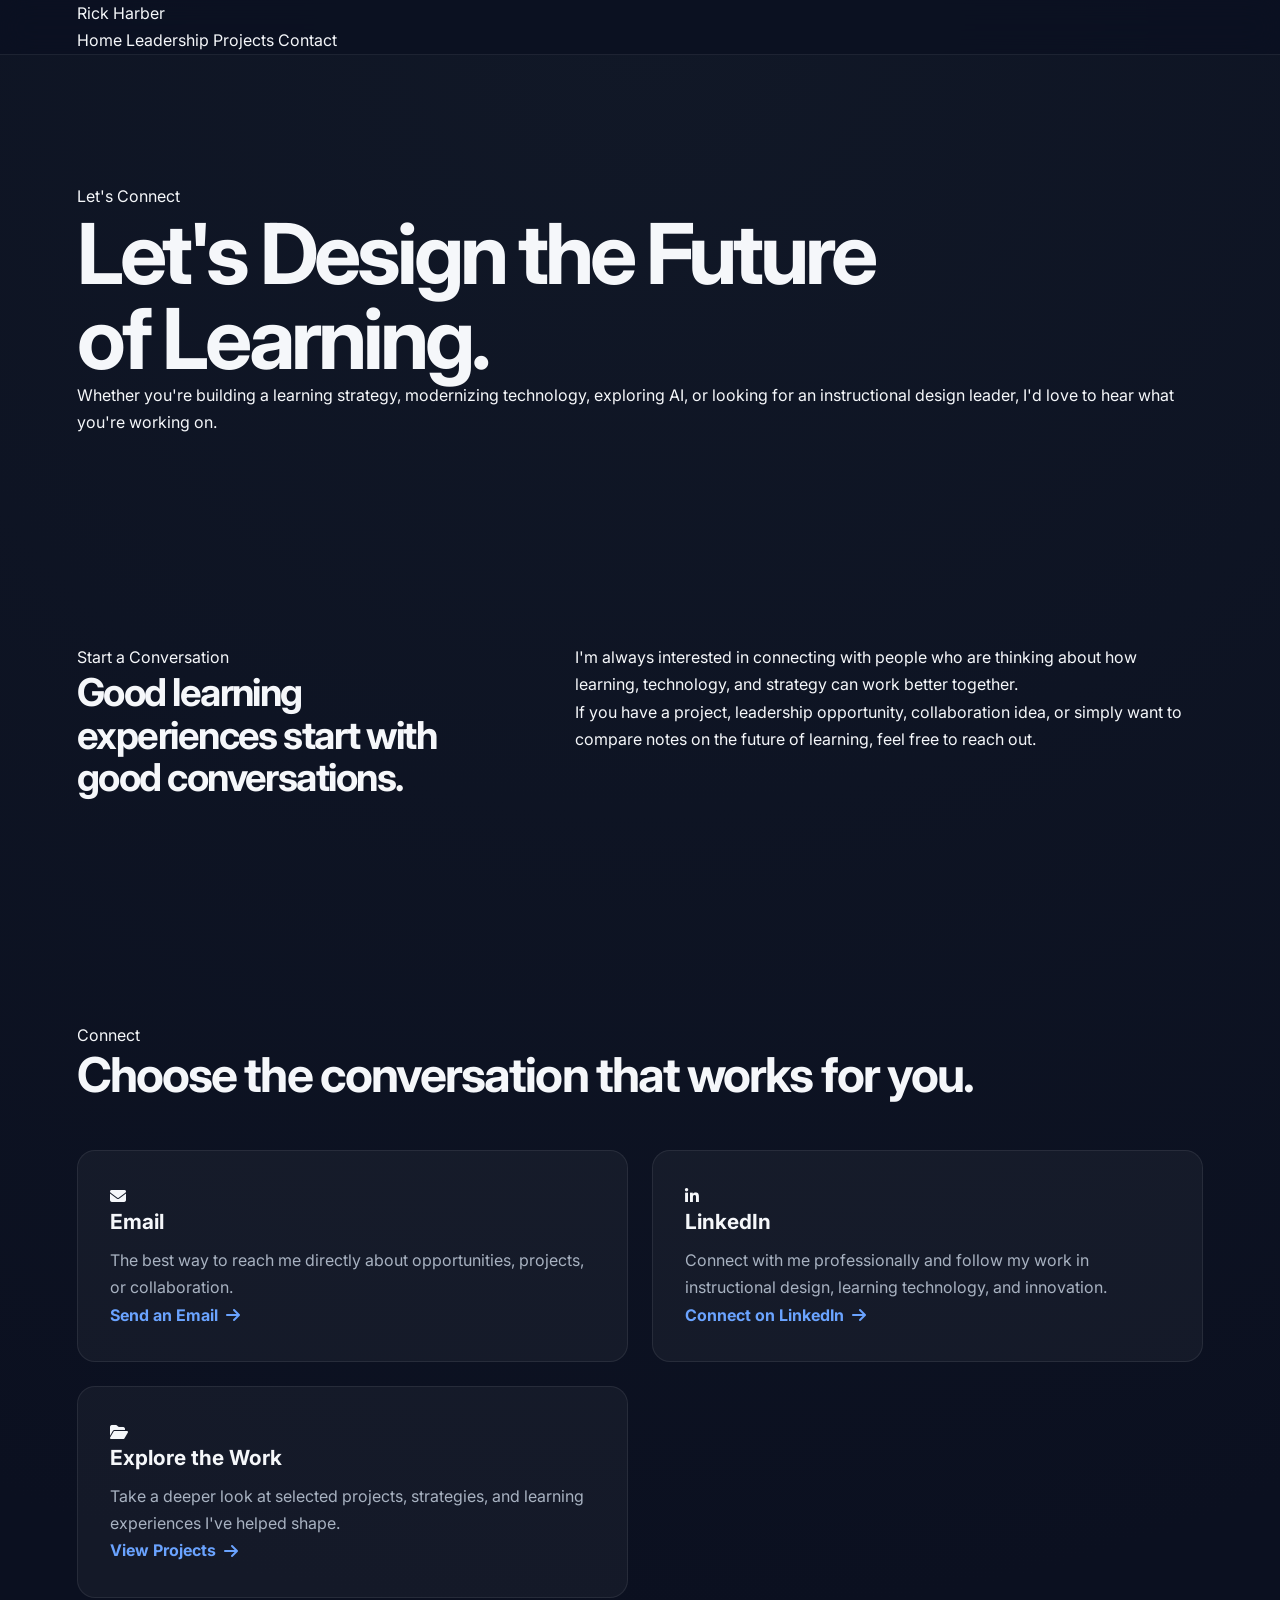
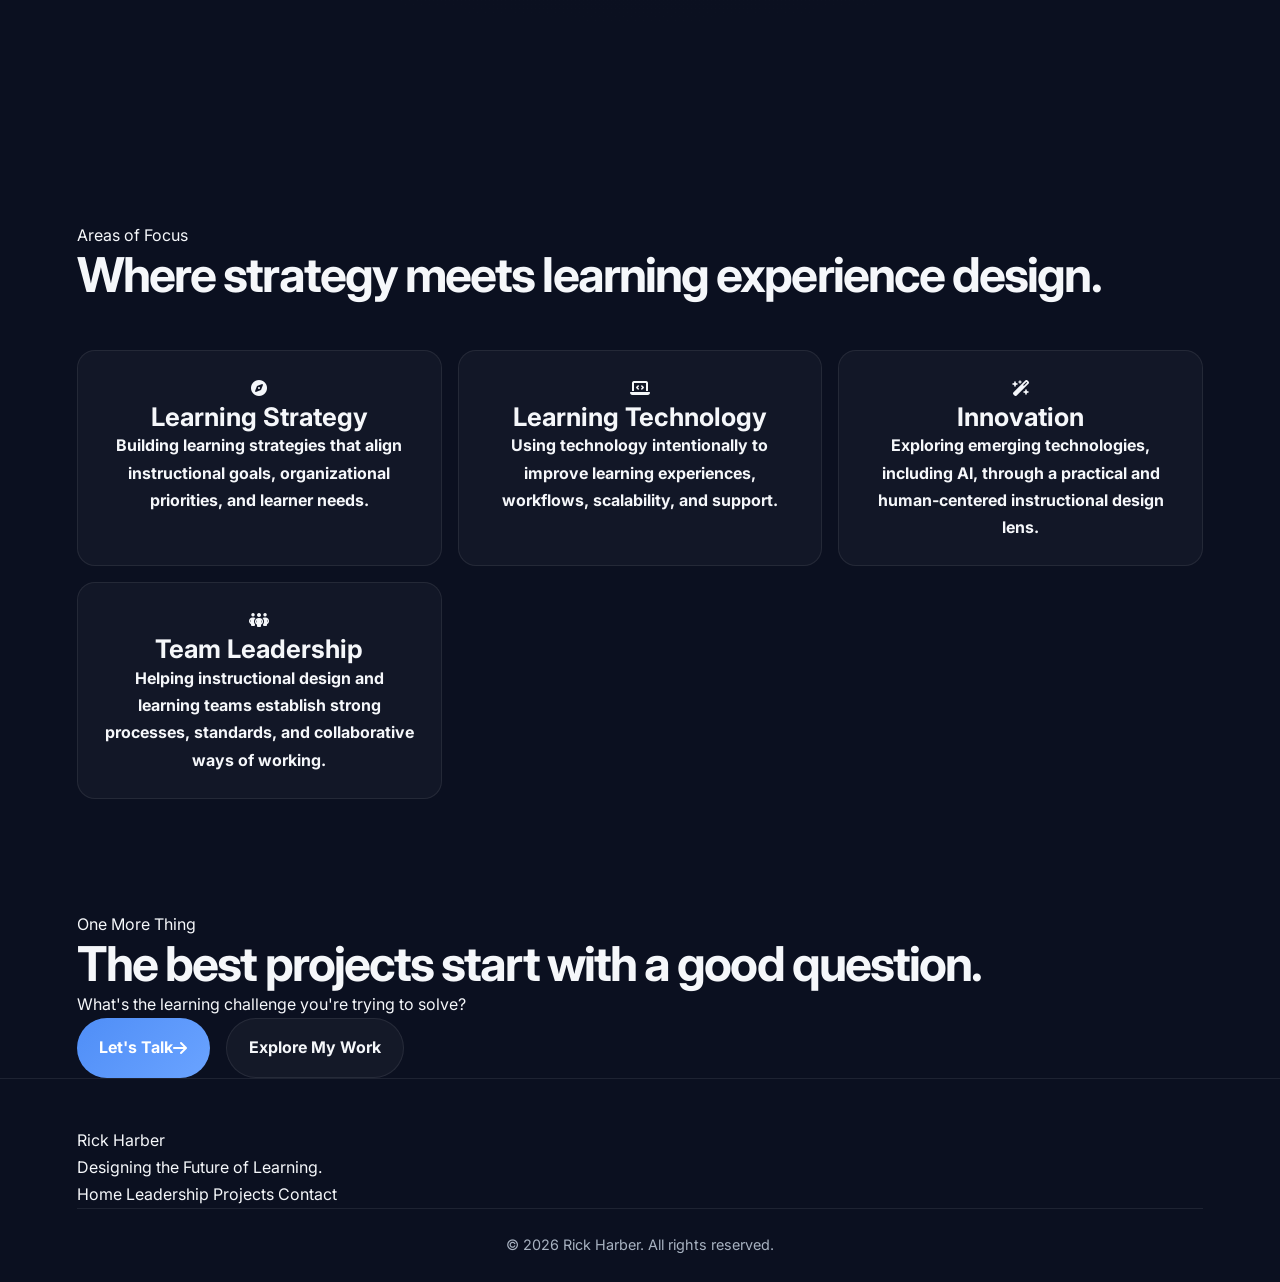
<file: contact.html>
<!DOCTYPE html>
<html lang="en">
<head>
    <meta charset="UTF-8">
    <meta name="viewport" content="width=device-width, initial-scale=1.0">

    <title>Contact | Rick Harber</title>

    <meta
        name="description"
        content="Connect with Rick Harber about instructional design leadership, learning technology, innovation, and strategic learning initiatives."
    >

    <!-- Google Font -->
    <link rel="preconnect" href="https://fonts.googleapis.com">
    <link rel="preconnect" href="https://fonts.gstatic.com" crossorigin>
    <link
        href="https://fonts.googleapis.com/css2?family=Inter:wght@300;400;500;600;700;800&display=swap"
        rel="stylesheet"
    >

    <!-- Font Awesome -->
    <link
        rel="stylesheet"
        href="https://cdnjs.cloudflare.com/ajax/libs/font-awesome/6.5.2/css/all.min.css"
    >

    <!-- Site CSS -->
    <link rel="stylesheet" href="css/styles.css">
    <link rel="stylesheet" href="css/responsive.css">
</head>

<body>

    <!-- ==========================================
         HEADER
    =========================================== -->

    <header class="site-header">

        <div class="container">

            <div class="site-header-inner">

                <a href="index.html" class="site-logo">
                    Rick <span>Harber</span>
                </a>

                <nav class="site-nav" aria-label="Main navigation">

                    <a href="index.html">Home</a>

                    <a href="leadership.html">Leadership</a>

                    <a href="projects.html">Projects</a>

                    <a href="contact.html" class="active">Contact</a>

                </nav>

            </div>

        </div>

    </header>


    <!-- ==========================================
         CONTACT HERO
    =========================================== -->

    <main>

        <section class="case-study-hero">

            <div class="container">

                <div class="case-study-hero-content">

                    <div class="section-label">
                        Let's Connect
                    </div>

                    <h1>
                        Let's Design the
                        Future of Learning.
                    </h1>

                    <p class="case-study-hero-intro">
                        Whether you're building a learning strategy,
                        modernizing technology, exploring AI, or looking
                        for an instructional design leader, I'd love to
                        hear what you're working on.
                    </p>

                </div>

            </div>

        </section>


        <!-- ==========================================
             CONTACT CONTENT
        =========================================== -->

        <section class="case-study-section">

            <div class="container">

                <div class="case-study-split">

                    <div>

                        <div class="section-label">
                            Start a Conversation
                        </div>

                        <h2 class="case-study-section-heading">
                            Good learning experiences
                            start with good conversations.
                        </h2>

                    </div>

                    <div>

                        <p>
                            I'm always interested in connecting with people
                            who are thinking about how learning, technology,
                            and strategy can work better together.
                        </p>

                        <p>
                            If you have a project, leadership opportunity,
                            collaboration idea, or simply want to compare
                            notes on the future of learning, feel free to
                            reach out.
                        </p>

                    </div>

                </div>

            </div>

        </section>


        <!-- ==========================================
             CONTACT OPTIONS
    =========================================== -->

        <section class="case-study-section case-study-section-alt">

            <div class="container">

                <div class="section-label">
                    Connect
                </div>

                <h2 class="case-study-section-heading">
                    Choose the conversation
                    that works for you.
                </h2>


                <div class="case-study-card-grid">

                    <!-- EMAIL -->

                    <a
                        href="mailto:richardharber@live.com"
                        class="case-study-card"
                    >

                        <div class="case-study-card-icon">
                            <i class="fa-solid fa-envelope"></i>
                        </div>

                        <h3>
                            Email
                        </h3>

                        <p>
                            The best way to reach me directly about
                            opportunities, projects, or collaboration.
                        </p>

                        <span class="text-link">
                            Send an Email
                            <i class="fa-solid fa-arrow-right"></i>
                        </span>

                    </a>


                    <!-- LINKEDIN -->

                    <a
                        href="https://www.linkedin.com/in/richard-harber-ma-6b667723"
                        class="case-study-card"
                        target="_blank"
                        rel="noopener noreferrer"
                    >

                        <div class="case-study-card-icon">
                            <i class="fa-brands fa-linkedin-in"></i>
                        </div>

                        <h3>
                            LinkedIn
                        </h3>

                        <p>
                            Connect with me professionally and follow my
                            work in instructional design, learning
                            technology, and innovation.
                        </p>

                        <span class="text-link">
                            Connect on LinkedIn
                            <i class="fa-solid fa-arrow-right"></i>
                        </span>

                    </a>


                    <!-- PORTFOLIO -->

                    <a
                        href="projects.html"
                        class="case-study-card"
                    >

                        <div class="case-study-card-icon">
                            <i class="fa-solid fa-folder-open"></i>
                        </div>

                        <h3>
                            Explore the Work
                        </h3>

                        <p>
                            Take a deeper look at selected projects,
                            strategies, and learning experiences I've
                            helped shape.
                        </p>

                        <span class="text-link">
                            View Projects
                            <i class="fa-solid fa-arrow-right"></i>
                        </span>

                    </a>

                </div>

            </div>

        </section>


        <!-- ==========================================
             WHAT I CAN HELP WITH
        =========================================== -->

        <section class="case-study-section">

            <div class="container">

                <div class="section-label">
                    Areas of Focus
                </div>

                <h2 class="case-study-section-heading">
                    Where strategy meets
                    learning experience design.
                </h2>


                <div class="technology-grid">

                    <div class="technology-item">

                        <i class="fa-solid fa-compass"></i>

                        <h3>
                            Learning Strategy
                        </h3>

                        <p>
                            Building learning strategies that align
                            instructional goals, organizational priorities,
                            and learner needs.
                        </p>

                    </div>


                    <div class="technology-item">

                        <i class="fa-solid fa-laptop-code"></i>

                        <h3>
                            Learning Technology
                        </h3>

                        <p>
                            Using technology intentionally to improve
                            learning experiences, workflows, scalability,
                            and support.
                        </p>

                    </div>


                    <div class="technology-item">

                        <i class="fa-solid fa-wand-magic-sparkles"></i>

                        <h3>
                            Innovation
                        </h3>

                        <p>
                            Exploring emerging technologies, including AI,
                            through a practical and human-centered
                            instructional design lens.
                        </p>

                    </div>


                    <div class="technology-item">

                        <i class="fa-solid fa-people-group"></i>

                        <h3>
                            Team Leadership
                        </h3>

                        <p>
                            Helping instructional design and learning teams
                            establish strong processes, standards, and
                            collaborative ways of working.
                        </p>

                    </div>

                </div>

            </div>

        </section>


        <!-- ==========================================
             CLOSING CTA
        =========================================== -->

        <section class="case-study-takeaway">

            <div class="container">

                <div class="case-study-takeaway-content">

                    <div class="section-label">
                        One More Thing
                    </div>

                    <h2>
                        The best projects
                        start with a good question.
                    </h2>

                    <p>
                        What's the learning challenge you're trying
                        to solve?
                    </p>

                    <div class="hero-actions">

                        <a
                            href="mailto:richardharber@live.com"
                            class="btn btn-primary"
                        >
                            Let's Talk
                            <i class="fa-solid fa-arrow-right"></i>
                        </a>

                        <a
                            href="projects.html"
                            class="btn btn-secondary"
                        >
                            Explore My Work
                        </a>

                    </div>

                </div>

            </div>

        </section>

    </main>


    <!-- ==========================================
         FOOTER
    =========================================== -->

    <footer class="site-footer">

        <div class="container">

            <div class="footer-top">

                <div>

                    <a href="index.html" class="site-logo">
                        Rick <span>Harber</span>
                    </a>

                    <p>
                        Designing the Future of Learning.
                    </p>

                </div>


                <nav class="footer-nav" aria-label="Footer navigation">

                    <a href="index.html">Home</a>

                    <a href="leadership.html">Leadership</a>

                    <a href="projects.html">Projects</a>

                    <a href="contact.html">Contact</a>

                </nav>

            </div>


            <div class="footer-bottom">

                <p>
                    © 2026 Rick Harber. All rights reserved.
                </p>

            </div>

        </div>

    </footer>


</body>
</html>
</file>
<file: css/styles.css>
/* =========================================
   PROJECT LIGHTHOUSE
   EXECUTIVE UI SYSTEM v2.0
   PART 1 — FOUNDATION
========================================= */


/* =========================================
   1. DESIGN TOKENS
========================================= */

:root {

    /* -----------------------------------------
       Brand Colors
    ----------------------------------------- */

    --bg: #0b1020;

    --surface: #141c2f;

    --surface-light: #1b2540;

    --primary: #4f8ef7;

    --primary-light: #6aa3ff;

    --accent: #f2a65a;


    /* -----------------------------------------
       Text
    ----------------------------------------- */

    --text: #f5f7fa;

    --muted: #a8b2c1;

    --text-secondary: #c4ccd8;


    /* -----------------------------------------
       Borders
    ----------------------------------------- */

    --border: rgba(255, 255, 255, .08);

    --border-light: rgba(255, 255, 255, .05);


    /* -----------------------------------------
       Shadows
    ----------------------------------------- */

    --shadow-sm:
        0 8px 24px rgba(0, 0, 0, .15);

    --shadow-lg:
        0 18px 50px rgba(0, 0, 0, .30);

    --shadow-xl:
        0 30px 70px rgba(0, 0, 0, .35);


    /* -----------------------------------------
       Layout
    ----------------------------------------- */

    --max-width: 1200px;

    --content-width: 1120px;

    --reading-width: 760px;


    /* -----------------------------------------
       Border Radius
    ----------------------------------------- */

    --radius-sm: 12px;

    --radius: 18px;

    --radius-lg: 32px;


    /* -----------------------------------------
       Spacing
    ----------------------------------------- */

    --space-xs: .5rem;

    --space-sm: 1rem;

    --space-md: 2rem;

    --space-lg: 4rem;

    --space-xl: 6rem;

    --section-space: 7rem;


    /* -----------------------------------------
       Motion
    ----------------------------------------- */

    --transition-fast: .2s ease;

    --transition: .3s ease;

    --transition-slow: .4s ease;

}


/* =========================================
   2. RESET
========================================= */

*,
*::before,
*::after {

    margin: 0;

    padding: 0;

    box-sizing: border-box;

}


html {

    scroll-behavior: smooth;

}


body {

    min-height: 100vh;

    font-family:
        "Inter",
        sans-serif;

    background:
        radial-gradient(
            circle at top,
            #111827 0%,
            var(--bg) 55%
        );

    color: var(--text);

    line-height: 1.7;

    -webkit-font-smoothing: antialiased;

    text-rendering: optimizeLegibility;

}


/* =========================================
   3. BASE ELEMENTS
========================================= */

img {

    display: block;

    max-width: 100%;

}


a {

    color: inherit;

    text-decoration: none;

}


button,
input,
textarea,
select {

    font: inherit;

}


button {

    cursor: pointer;

}


ul,
ol {

    list-style: none;

}


/* =========================================
   4. TYPOGRAPHY
========================================= */

h1,
h2,
h3,
h4 {

    color: var(--text);

    font-weight: 700;

}


h1 {

    font-size:
        clamp(3rem, 7vw, 5.25rem);

    line-height: 1.02;

    letter-spacing: -.05em;

}


h2 {

    font-size:
        clamp(2rem, 4vw, 3rem);

    line-height: 1.1;

    letter-spacing: -.04em;

}


h3 {

    font-size:
        clamp(1.35rem, 2vw, 1.7rem);

    line-height: 1.2;

}


h4 {

    font-size: 1.1rem;

    line-height: 1.3;

}


p {

    color: var(--text);

}


.text-muted {

    color: var(--muted);

}


.text-secondary {

    color: var(--text-secondary);

}


/* =========================================
   5. CORE LAYOUT
========================================= */

.container {

    width:
        min(88%, var(--max-width));

    margin-inline: auto;

}


.section {

    padding-block:
        var(--section-space);

}


.section-heading {

    max-width:
        var(--reading-width);

    margin-bottom:
        var(--space-lg);

}


.section-heading h2 {

    margin-bottom:
        var(--space-sm);

}


.section-heading p {

    max-width:
        60ch;

    color:
        var(--muted);

}


/* =========================================
   6. CONTENT WIDTHS
========================================= */

.content-wide {

    max-width:
        var(--content-width);

    margin-inline: auto;

}


.content-reading {

    max-width:
        var(--reading-width);

    margin-inline: auto;

}


/* =========================================
   7. EYEBROW
========================================= */

.eyebrow {

    display: inline-block;

    margin-bottom:
        1.5rem;

    color:
        var(--primary-light);

    font-size: .82rem;

    font-weight: 700;

    text-transform: uppercase;

    letter-spacing: .12em;

}


/* =========================================
   8. ACCESSIBILITY
========================================= */

:focus-visible {

    outline:
        2px solid var(--primary-light);

    outline-offset:
        4px;

}


::selection {

    background:
        rgba(79, 142, 247, .35);

    color:
        var(--text);

}

/* =========================================
   4. NAVIGATION
========================================= */

.site-header {

    position:sticky;

    top:0;

    z-index:1000;

    backdrop-filter:blur(14px);

    background:
    rgba(11,16,32,.72);

    border-bottom:
    1px solid var(--border);

}


.nav-container {

    display:flex;

    align-items:center;

    justify-content:space-between;

    min-height:72px;

}


.logo,
.footer-logo {

    font-size:1.4rem;

    font-weight:800;

    letter-spacing:-0.04em;

}


.logo-h {

    color:var(--primary-light);

}


.main-nav {

    display:flex;

    align-items:center;

    gap:1.5rem;

}


.main-nav a {

    color:var(--muted);

    font-weight:500;

    transition:
    color var(--transition);

}


.main-nav a:hover {

    color:var(--text);

}


.nav-cta {

    padding:.65rem 1rem;

    border-radius:999px;

    background:
    rgba(79,142,247,.12);

    border:
    1px solid rgba(106,163,255,.28);

    color:var(--text)!important;

}


/* =========================================
   5. HERO
========================================= */

.hero {

    padding:7rem 0 6rem;

}

.leadership-hero .hero-content {
    max-width: 760px;
}

.hero h1 {
    font-size: clamp(3.5rem, 7vw, 5.5rem);
    line-height: 0.95;
    letter-spacing: -0.04em;
    margin-bottom: 2rem;
}

.hero-text {
    max-width: 700px;
    font-size: 1.2rem;
    line-height: 1.8;
    color: var(--text-secondary);
}

.hero-grid {

    display:grid;

    grid-template-columns:
    1.35fr .65fr;

    gap:3rem;

    align-items:center;

}


.hero-content {

    max-width:760px;

}


.eyebrow {

    color:var(--primary-light);

    text-transform:uppercase;

    letter-spacing:.12em;

    font-size:.82rem;

    font-weight:700;

    margin-bottom:1.5rem;

}


.hero h1 {

    font-size:
    clamp(3rem,7vw,5.25rem);

    line-height:1.02;

    letter-spacing:-.05em;

    margin-bottom:1.5rem;

}


.hero-text {

    color:var(--muted);

    font-size:1.1rem;

    max-width:60ch;

    margin-bottom:2rem;

}


.hero-actions {

    display:flex;

    gap:1rem;

    flex-wrap:wrap;

}


.hero-image {

    position:relative;

}


.hero-image::before {

    content:"";

    position:absolute;

    inset:-15px;

    border-radius:var(--radius-lg);

    background:
    linear-gradient(
        135deg,
        var(--primary),
        transparent
    );

    opacity:.35;

    z-index:-1;

}


.hero-image img {

    border-radius:var(--radius-lg);

    box-shadow:var(--shadow-lg);

    border:
    1px solid var(--border);

}


/* =========================================
   6. BUTTONS
========================================= */

.btn {

    display:inline-flex;

    align-items:center;

    justify-content:center;

    padding:.95rem 1.4rem;

    border-radius:999px;

    font-weight:700;

    transition:
    transform .2s ease,
    box-shadow .2s ease;

}


.btn:hover {

    transform:translateY(-2px);

    box-shadow:
    0 10px 25px rgba(37,99,235,.25);

}


.btn-primary {

    background:
    linear-gradient(
        135deg,
        var(--primary),
        var(--primary-light)
    );

    color:white;

}


.btn-secondary {

    border:
    1px solid var(--border);

    background:
    rgba(255,255,255,.04);

}

/* =========================================
   7. CARD SYSTEM
========================================= */

.card {

    background:var(--surface);

    border:
    1px solid var(--border);

    border-radius:var(--radius);

    padding:var(--space-md);

    box-shadow:var(--shadow-sm);

    transition:
    transform var(--transition),
    box-shadow var(--transition),
    border-color var(--transition);

}


.card:hover {

    transform:translateY(-8px);

    box-shadow:var(--shadow-lg);

    border-color:var(--primary);

}


.card-grid {

    display:grid;

    grid-template-columns:
    repeat(auto-fit,minmax(280px,1fr));

    gap:var(--space-md);

}


/* =========================================
   8. SNAPSHOT SECTION
========================================= */

.snapshot-grid {

    display:grid;

    grid-template-columns:
    repeat(3,1fr);

    gap:1.25rem;

}


.snapshot-card {

    background:
    rgba(255,255,255,.04);

    border:
    1px solid var(--border);

    border-radius:var(--radius);

    padding:1.5rem;

    transition:
    transform .25s ease,
    box-shadow .25s ease,
    border-color .25s ease;

}


.snapshot-card i {

    font-size:1.5rem;

    color:var(--primary-light);

    margin-bottom:1rem;

}


.snapshot-card h3 {

    font-size:1.2rem;

    margin-bottom:.35rem;

}


.snapshot-card p {

    color:var(--muted);

}


.snapshot-card:hover {

    transform:translateY(-6px);

    border-color:
    rgba(106,163,255,.35);

    box-shadow:
    0 20px 40px rgba(0,0,0,.25);

}


/* =========================================
   9. ABOUT SECTION
========================================= */

.about-content {

    max-width:800px;

}


.about-content .lead {

    font-size:1.25rem;

    font-weight:600;

    margin-bottom:1.25rem;

}


.about-content p+p {

    margin-top:1rem;

}


/* =========================================
   10. LEADERSHIP / PHILOSOPHY
========================================= */

.card,
.project-card {

    background: rgba(255,255,255,.03);

    border: 1px solid rgba(255,255,255,.06);

    border-radius: 20px;

    padding: 2rem;

    transition:
        transform .3s ease,
        box-shadow .3s ease,
        border-color .3s ease;

    box-shadow:
        0 10px 30px rgba(0,0,0,.15);

}

.card:hover,
.project-card:hover {

    transform: translateY(-6px);

    border-color: rgba(90,170,255,.35);

    box-shadow:
        0 18px 40px rgba(0,0,0,.25);

}

.card h3 {

    font-size: 1.45rem;

    margin-bottom: .85rem;

}

.section:nth-of-type(4) .card h3 {

    font-size: 3rem;

    color: var(--accent);

    font-weight: 800;

    line-height: 1;

}

.section + .section {

    margin-top: 2rem;

}

.card-grid {

    display: grid;

    grid-template-columns:
        repeat(auto-fit, minmax(300px, 1fr));

    gap: 2rem;

    margin-top: 2.5rem;

}

.section h2 {

    font-size: clamp(2rem,3vw,2.75rem);

    margin-bottom: 1rem;

    letter-spacing: -.02em;

}

.philosophy-grid {

    display:grid;

    grid-template-columns:
    repeat(2,1fr);

    gap:1.5rem;

}


.philosophy-card {

    background:
    rgba(255,255,255,.04);

    border:
    1px solid var(--border);

    border-radius:var(--radius);

    padding:2rem;

    transition:
    transform .25s ease,
    box-shadow .25s ease,
    border-color .25s ease;

}


.philosophy-card:hover {

    transform:translateY(-6px);

    border-color:
    rgba(106,163,255,.35);

    box-shadow:
    0 20px 40px rgba(0,0,0,.25);

}


.philosophy-card h3 {

    font-size:1.35rem;

    margin-bottom:.75rem;

}


.philosophy-card p {

    color:var(--muted);

}


/* =========================================
   11. INITIATIVES
========================================= */

.initiatives-grid {

    display:grid;

    grid-template-columns:
    repeat(3,1fr);

    gap:1.5rem;

}


.initiative-card {

    background:
    rgba(255,255,255,.04);

    border:
    1px solid var(--border);

    border-radius:var(--radius);

    overflow:hidden;

    transition:
    transform .25s ease,
    box-shadow .25s ease,
    border-color .25s ease;

}


.initiative-card:hover {

    transform:translateY(-6px);

    border-color:
    rgba(106,163,255,.35);

    box-shadow:
    0 20px 40px rgba(0,0,0,.25);

}


.initiative-card img {

    aspect-ratio:16 / 9;

    object-fit:cover;

}


.initiative-content {

    padding:1.5rem;

}


.initiative-tag {

    display:inline-block;

    padding:.35rem .75rem;

    border-radius:999px;

    background:
    rgba(79,142,247,.12);

    color:var(--primary-light);

    font-size:.82rem;

    font-weight:700;

    margin-bottom:1rem;

}


.initiative-content h3 {

    font-size:1.35rem;

    margin-bottom:.75rem;

}


.initiative-content p {

    color:var(--muted);

    margin-bottom:1rem;

}


.text-link {

    display:inline-flex;

    align-items:center;

    gap:.5rem;

    color:var(--primary-light);

    font-weight:700;

}

/* =========================================
   EXECUTIVE METRICS
========================================= */

.metrics {

    padding: 2rem 0 5rem;

}

.metrics-grid {

    display: grid;

    grid-template-columns: repeat(4, 1fr);

    gap: 1.5rem;

}

.metric-card {

    background: linear-gradient(
        180deg,
        rgba(255,255,255,.05),
        rgba(255,255,255,.03)
    );

    border: 1px solid var(--border);

    border-radius: var(--radius);

    padding: 2rem;

    transition: all .3s ease;

}

.metric-card:hover {

    transform: translateY(-6px);

    border-color: rgba(106,163,255,.35);

    box-shadow: var(--shadow-lg);

}

.metric-number {

    display: block;

    font-size: 3rem;

    font-weight: 800;

    color: var(--accent);

    margin-bottom: .5rem;

    line-height: 1;

}

.metric-card h3 {

    margin-bottom: .75rem;

    font-size: 1.2rem;

}

.metric-card p {

    color: var(--muted);

    font-size: .95rem;

}

/* =========================================
   12. CTA
========================================= */

.cta {

    text-align:center;

}


.cta-content {

    background:
    linear-gradient(
        180deg,
        rgba(79,142,247,.12),
        rgba(17,24,39,.92)
    );

    border:
    1px solid rgba(106,163,255,.18);

    border-radius:var(--radius-lg);

    padding:4rem 2rem;

}


.cta h2 {

    font-size:
    clamp(2rem,4vw,3rem);

    letter-spacing:-.04em;

    margin-bottom:1rem;

}


.cta p {

    color:var(--muted);

    max-width:60ch;

    margin:
    0 auto 2rem;

}


.cta-actions {

    display:flex;

    justify-content:center;

    gap:1rem;

    flex-wrap:wrap;

}


/* =========================================
   13. FOOTER
========================================= */

.site-footer {

    padding-top:3rem;

    border-top:
    1px solid var(--border);

}


.footer-content {

    display:flex;

    justify-content:space-between;

    gap:2rem;

    padding-bottom:2rem;

}


.footer-content p {

    color:var(--muted);

    margin-top:.75rem;

}


.footer-links {

    display:flex;

    gap:1.5rem;

    align-items:flex-start;

    flex-wrap:wrap;

}


.footer-links a {

    color:var(--muted);

}


.footer-links a:hover {

    color:var(--text);

}


.footer-bottom {

    border-top:
    1px solid var(--border);

    padding:1.5rem 0;

}


.footer-bottom p {

    color:var(--muted);

    font-size:.9rem;

    text-align:center;

}


/* =========================================
   14. RESPONSIVE
========================================= */

@media(max-width:900px) {


    .hero-grid {

        grid-template-columns:1fr;

    }

    .metrics-grid {

    grid-template-columns: repeat(2,1fr);

}

    .snapshot-grid,
    .philosophy-grid,
    .initiatives-grid {

        grid-template-columns:1fr;

    }


    .footer-content {

        flex-direction:column;

    }


    .main-nav {

        gap:1rem;

    }

}


@media(max-width:600px) {

    .metrics-grid {

    grid-template-columns:1fr;

}

    .hero {

        padding:5rem 0 4rem;

    }


    .section {

        padding:80px 0;

    }


    .hero h1 {

        font-size:2.8rem;

    }


    .main-nav {

        display:none;

    }

}

/* ==========================================================
   PROJECTS PAGE
========================================================== */

.projects-section {
    padding: 6rem 0;
}

.section-heading {
    text-align: center;
    max-width: 720px;
    margin: 0 auto 4rem;
}

.section-heading h2 {
    margin-bottom: 1rem;
}

.section-heading p {
    color: var(--muted);
}

.project-grid {
    display: grid;
    grid-template-columns: repeat(auto-fit, minmax(340px, 1fr));
    gap: 2rem;
}



.project-card {
    background: var(--surface);
    border: 1px solid var(--border);
    border-radius: 18px;
    padding: 2rem;
    box-shadow: var(--shadow-sm);
    transition: .3s ease;
    display: flex;
    flex-direction: column;
}

.project-card:hover {
    transform: translateY(-8px);
    box-shadow: var(--shadow-lg);
    border-color: var(--primary);
}

.project-category {
    color: var(--accent);
    font-size: .8rem;
    font-weight: 700;
    text-transform: uppercase;
    letter-spacing: 1px;
    margin-bottom: .75rem;
}

.project-card h3 {
    margin-bottom: 1rem;
}

.project-card > p {
    margin-bottom: 1.5rem;
}

.project-details {
    margin-bottom: 2rem;
}

.project-details h4 {
    margin-bottom: .75rem;
}

.project-details ul {
    padding-left: 1.2rem;
}

.project-details li {
    margin-bottom: .5rem;
    color: var(--muted);
}

.impact {
    margin-top: auto;
    padding-top: 1.5rem;
    border-top: 1px solid var(--border);
    color: var(--muted);
}

.project-link {
    margin-top: 1.5rem;
    color: var(--primary);
    font-weight: 600;
    text-decoration: none;
    transition: .25s ease;
}

.project-link:hover {
    color: var(--primary-light);
    padding-left: 6px;
}
/* ==========================================================
   FEATURED CONSULTING PROJECT
========================================================== */

.project-featured {
    margin-top: 2rem;
    background: var(--surface);
    border: 1px solid var(--border);
    border-radius: 18px;
    padding: 2.5rem;
    box-shadow: var(--shadow-sm);
    transition: .3s ease;
}

.project-featured:hover {
    transform: translateY(-6px);
    box-shadow: var(--shadow-lg);
    border-color: var(--primary);
}

.project-featured-content {
    max-width: 1100px;
    margin: 0 auto;
}

.project-featured h3 {
    margin-bottom: 1rem;
}

.project-featured-content > p {
    max-width: 900px;
    margin-bottom: 2rem;
}

.project-featured-columns {
    display: grid;
    grid-template-columns: repeat(2, 1fr);
    gap: 3rem;
}

.project-featured .project-details {
    margin-bottom: 0;
}

.project-featured .project-details h4 {
    color: var(--text);
}

.project-featured .project-details li {
    margin-bottom: .6rem;
}

.project-featured .project-details strong {
    color: var(--text-secondary);
}

@media (max-width: 700px) {

    .project-featured {
        padding: 2rem;
    }

    .project-featured-columns {
        grid-template-columns: 1fr;
        gap: 1.5rem;
    }

}
/* ==========================================
   FEATURED PROJECT GRID
   ========================================== */

.featured-project-grid {
    grid-template-columns: repeat(2, minmax(0, 1fr));
}

@media (max-width: 700px) {
    .featured-project-grid {
        grid-template-columns: 1fr;
    }
}

/* ==========================================================
   STRATEGY STATEMENT
========================================================== */

.statement {
    padding: 6rem 0;
    text-align: center;
    background: var(--surface);
    border-top: 1px solid var(--border);
}

.statement h2 {
    max-width: 760px;
    margin: 0 auto 1.5rem;
}

.statement p {
    max-width: 700px;
    margin: 0 auto;
    color: var(--muted);
    line-height: 1.8;
}


/* ==========================================================
   MOBILE
========================================================== */

@media (max-width:768px){

    .project-grid{
        grid-template-columns:1fr;
    }

    .project-card{
        padding:1.5rem;
    }

}

/* ==========================================
   FEATURED PROJECT IMAGE
========================================== */

.project-image {

    margin: -2rem -2rem 1.5rem;

}

.project-image-placeholder {

    height: 180px;

    display: flex;

    align-items: center;

    justify-content: center;

    background:
        linear-gradient(
            135deg,
            rgba(79,142,247,.20),
            rgba(11,16,32,.90)
        );

    color: var(--primary-light);

    font-size: 1.1rem;

    font-weight: 700;

    letter-spacing: .05em;

    border-bottom: 1px solid var(--border);

    border-radius: 18px 18px 0 0;

}

/* ==========================================================
   CASE STUDY PAGES
========================================================== */

.case-study-hero {
    padding: 8rem 0 6rem;
}

.case-study-hero .hero-content {
    max-width: 850px;
}

.case-study-hero h1 {
    max-width: 850px;
}

.case-study-overview {
    padding: 0 0 6rem;
}

.case-study-overview-grid {
    display: grid;
    grid-template-columns: repeat(4, 1fr);
    gap: 1rem;
}

.case-study-overview-item {
    background: rgba(255,255,255,.04);
    border: 1px solid var(--border);
    border-radius: var(--radius);
    padding: 1.5rem;
}

.case-study-label {
    display: block;
    color: var(--primary-light);
    text-transform: uppercase;
    letter-spacing: .1em;
    font-size: .7rem;
    font-weight: 700;
    margin-bottom: .75rem;
}

.case-study-overview-item h3 {
    font-size: 1rem;
    line-height: 1.4;
}

.case-study-section {
    padding: 7rem 0;
}

.case-study-dark {
    background: rgba(20,28,47,.55);
    border-top: 1px solid var(--border);
    border-bottom: 1px solid var(--border);
}

.case-study-content {
    max-width: 850px;
}

.case-study-content h2 {
    font-size: clamp(2.25rem,4vw,3.5rem);
    line-height: 1.08;
    letter-spacing: -.04em;
    margin-bottom: 2rem;
}

.case-study-content .lead {
    font-size: 1.25rem;
    color: var(--text);
    margin-bottom: 1.5rem;
}

.case-study-content p + p {
    margin-top: 1.25rem;
}

.case-study-card-grid {
    display: grid;
    grid-template-columns: repeat(2, 1fr);
    gap: 1.5rem;
    margin-top: 3rem;
}

.case-study-card {
    background: rgba(255,255,255,.04);
    border: 1px solid var(--border);
    border-radius: var(--radius);
    padding: 2rem;
    transition:
        transform .3s ease,
        border-color .3s ease,
        box-shadow .3s ease;
}

.case-study-card:hover {
    transform: translateY(-6px);
    border-color: rgba(106,163,255,.35);
    box-shadow: var(--shadow-lg);
}

.case-study-icon {
    width: 48px;
    height: 48px;
    display: flex;
    align-items: center;
    justify-content: center;
    border-radius: 12px;
    background: rgba(79,142,247,.12);
    color: var(--primary-light);
    margin-bottom: 1.5rem;
}

.case-study-card h3 {
    margin-bottom: .75rem;
    font-size: 1.3rem;
}

.case-study-card p {
    color: var(--muted);
}

.case-study-split {
    display: grid;
    grid-template-columns: .8fr 1.2fr;
    gap: 5rem;
    align-items: start;
}

.case-study-split > div:first-child {
    position: sticky;
    top: 120px;
}

.case-study-split h2 {
    font-size: clamp(2rem,3vw,3rem);
    line-height: 1.1;
    letter-spacing: -.04em;
}

.case-study-list {
    display: flex;
    flex-direction: column;
    gap: 2rem;
}

.case-study-list-item {
    display: grid;
    grid-template-columns: 55px 1fr;
    gap: 1.25rem;
    padding-bottom: 2rem;
    border-bottom: 1px solid var(--border);
}

.list-number {
    color: var(--accent);
    font-size: .8rem;
    font-weight: 800;
    letter-spacing: .08em;
}

.case-study-list-item h3 {
    margin-bottom: .5rem;
    font-size: 1.15rem;
}

.case-study-list-item p {
    color: var(--muted);
}

.technology-grid {
    display: grid;
    grid-template-columns: repeat(3, 1fr);
    gap: 1rem;
    margin-top: 3rem;
}

.technology-item {
    padding: 1.5rem;
    text-align: center;
    border: 1px solid var(--border);
    border-radius: var(--radius);
    background: rgba(255,255,255,.03);
    font-weight: 700;
}

.impact-grid {
    display: grid;
    grid-template-columns: repeat(3, 1fr);
    gap: 1.5rem;
    margin-top: 3rem;
}

.impact-item {
    padding: 1.5rem;
    border-left: 2px solid var(--accent);
    background: rgba(255,255,255,.03);
}

.impact-number {
    display: block;
    color: var(--accent);
    font-size: 2.5rem;
    font-weight: 800;
    line-height: 1;
    margin-bottom: .75rem;
}

.impact-item p {
    color: var(--muted);
    font-size: .95rem;
}

.case-study-next {
    padding: 5rem 0;
}

.case-study-next-content {
    display: flex;
    justify-content: space-between;
    align-items: center;
    gap: 3rem;
    padding: 3rem;
    background:
        linear-gradient(
            135deg,
            rgba(79,142,247,.12),
            rgba(20,28,47,.75)
        );
    border: 1px solid rgba(106,163,255,.18);
    border-radius: var(--radius-lg);
}

.case-study-next-content h2 {
    max-width: 600px;
    font-size: clamp(2rem,4vw,3rem);
    line-height: 1.05;
    letter-spacing: -.04em;
    margin-bottom: 1rem;
}

.case-study-next-content p {
    max-width: 600px;
    color: var(--muted);
}


/* ==========================================================
   CASE STUDY RESPONSIVE
========================================================== */

@media (max-width: 900px) {

    .case-study-overview-grid {
        grid-template-columns: repeat(2, 1fr);
    }

    .case-study-split {
        grid-template-columns: 1fr;
        gap: 3rem;
    }

    .case-study-split > div:first-child {
        position: static;
    }

    .technology-grid {
        grid-template-columns: repeat(2, 1fr);
    }

    .impact-grid {
        grid-template-columns: 1fr;
    }

}

@media (max-width: 600px) {

    .case-study-hero {
        padding: 5rem 0 4rem;
    }

    .case-study-section {
        padding: 5rem 0;
    }

    .case-study-overview-grid {
        grid-template-columns: 1fr;
    }

    .case-study-card-grid {
        grid-template-columns: 1fr;
    }

    .technology-grid {
        grid-template-columns: 1fr;
    }

    .case-study-next-content {
        flex-direction: column;
        align-items: flex-start;
    }

}

/* ==========================================================
   CASE STUDY REFINEMENT
   Moodle Case Study
========================================================== */

.case-study-overview-grid {
    display: grid;
    grid-template-columns: repeat(4, 1fr);
    gap: 1rem;
    margin-top: 3rem;
}

.case-study-overview-card {
    padding: 1.25rem;
    background: rgba(255,255,255,.035);
    border: 1px solid var(--border);
    border-radius: var(--radius-sm);
}

.case-study-overview-card span {
    display: block;
    color: var(--primary-light);
    font-size: .7rem;
    font-weight: 700;
    text-transform: uppercase;
    letter-spacing: .08em;
    margin-bottom: .5rem;
}

.case-study-overview-card strong {
    display: block;
    font-size: .85rem;
    line-height: 1.45;
}


/* =========================================
   CONTRIBUTION LIST
========================================= */

.contribution-list {
    display: flex;
    flex-direction: column;
}

.contribution-item {
    display: grid;
    grid-template-columns: 3rem 1fr;
    gap: 1rem;
    padding: 1.25rem 0;
    border-bottom: 1px solid var(--border);
}

.contribution-item:first-child {
    padding-top: 0;
}

.contribution-item:last-child {
    border-bottom: none;
}

.contribution-item > span {
    color: var(--accent);
    font-size: .75rem;
    font-weight: 800;
    letter-spacing: .08em;
}

.contribution-item h3 {
    font-size: 1rem;
    margin-bottom: .3rem;
}

.contribution-item p {
    color: var(--muted);
    font-size: .85rem;
    line-height: 1.6;
}


/* =========================================
   IMPACT
========================================= */

.impact-section {
    align-items: start;
}

.impact-grid {
    display: grid;
    grid-template-columns: repeat(3, 1fr);
    gap: 1rem;
}

.impact-card {
    padding: 1.5rem;
    border-left: 2px solid var(--accent);
    background: rgba(255,255,255,.025);
}

.impact-card strong {
    display: block;
    color: var(--accent);
    font-size: 2.4rem;
    font-weight: 800;
    line-height: 1;
    margin-bottom: .65rem;
}

.impact-card span {
    display: block;
    color: var(--muted);
    font-size: .78rem;
    line-height: 1.55;
}


/* =========================================
   LEADERSHIP TAKEAWAY
========================================= */

.case-study-leadership-content {
    max-width: 850px;
    margin: 0 auto;
    text-align: center;
}

.case-study-leadership-content h2 {
    font-size: clamp(2rem, 4vw, 3rem);
    line-height: 1.1;
    margin-bottom: 1.25rem;
}

.case-study-leadership-content p {
    max-width: 720px;
    margin: 0 auto;
    color: var(--muted);
}


/* =========================================
   NEXT CASE STUDY
========================================= */

.case-study-next-card {
    display: block;
    padding: 2.5rem;
    background:
        linear-gradient(
            135deg,
            rgba(79,142,247,.12),
            rgba(255,255,255,.025)
        );
    border: 1px solid rgba(106,163,255,.18);
    border-radius: var(--radius);
    transition:
        transform .3s ease,
        border-color .3s ease,
        box-shadow .3s ease;
}

.case-study-next-card:hover {
    transform: translateY(-5px);
    border-color: rgba(106,163,255,.4);
    box-shadow: var(--shadow-lg);
}

.case-study-next-content {
    display: flex;
    align-items: center;
    justify-content: space-between;
    gap: 2rem;
}

.case-study-next-content h2 {
    font-size: clamp(1.8rem, 3vw, 2.5rem);
    margin-bottom: .5rem;
}

.case-study-next-content p {
    color: var(--muted);
    max-width: 600px;
}


/* =========================================
   RESPONSIVE
========================================= */

@media (max-width: 900px) {

    .case-study-overview-grid {
        grid-template-columns: repeat(2, 1fr);
    }

    .impact-grid {
        grid-template-columns: 1fr;
    }

    .case-study-next-content {
        flex-direction: column;
        align-items: flex-start;
    }

}


@media (max-width: 600px) {

    .case-study-overview-grid {
        grid-template-columns: 1fr;
    }

    .contribution-item {
        grid-template-columns: 2.25rem 1fr;
    }

    .case-study-next-card {
        padding: 1.75rem;
    }

}
</file>
<file: css/responsive.css>
@media (max-width: 1024px) {
    .hero-grid,
    .initiatives-grid {
        grid-template-columns: 1fr;
    }

    .hero-image {
        order: -1;
    }

    .snapshot-grid {
        grid-template-columns: repeat(2, 1fr);
    }
}

@media (max-width: 768px) {
    .main-nav {
        display: none;
    }

    .snapshot-grid {
        grid-template-columns: 1fr;
    }

    .footer-content {
        flex-direction: column;
    }
}
</file>
